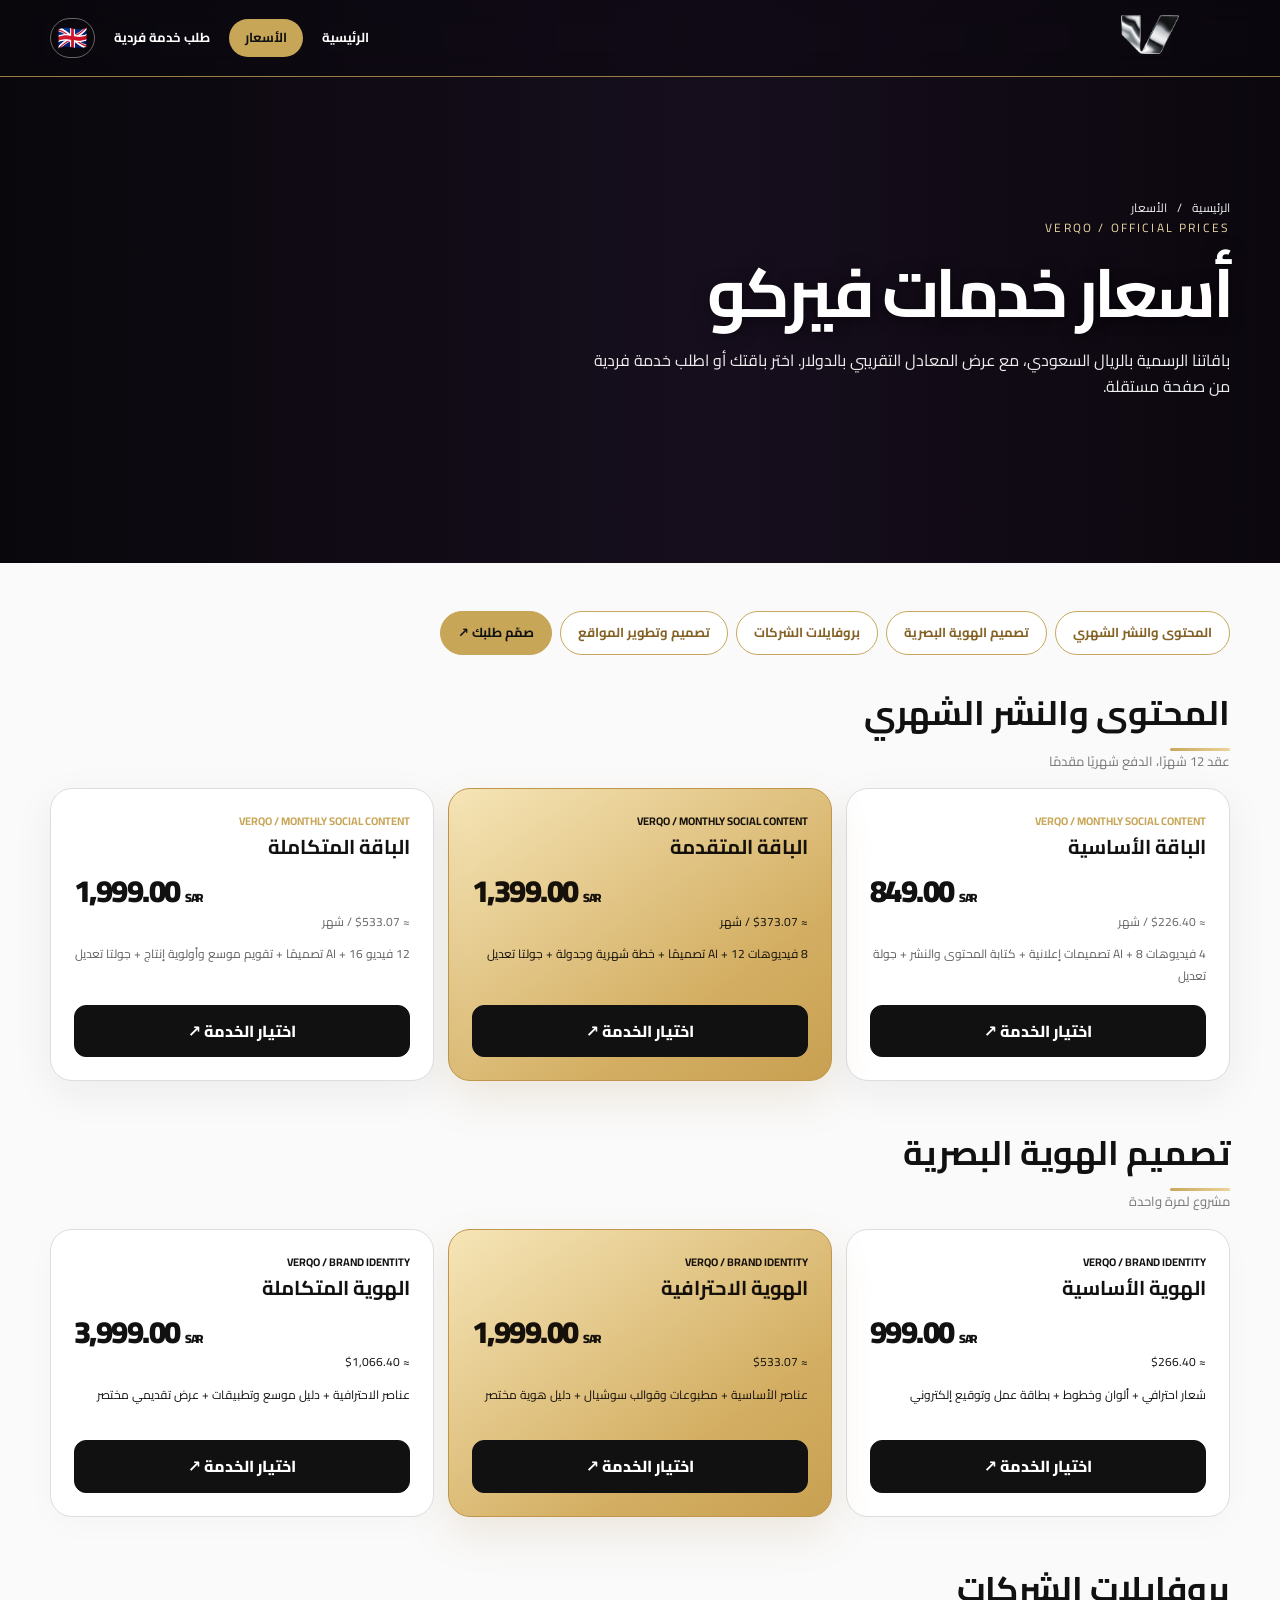
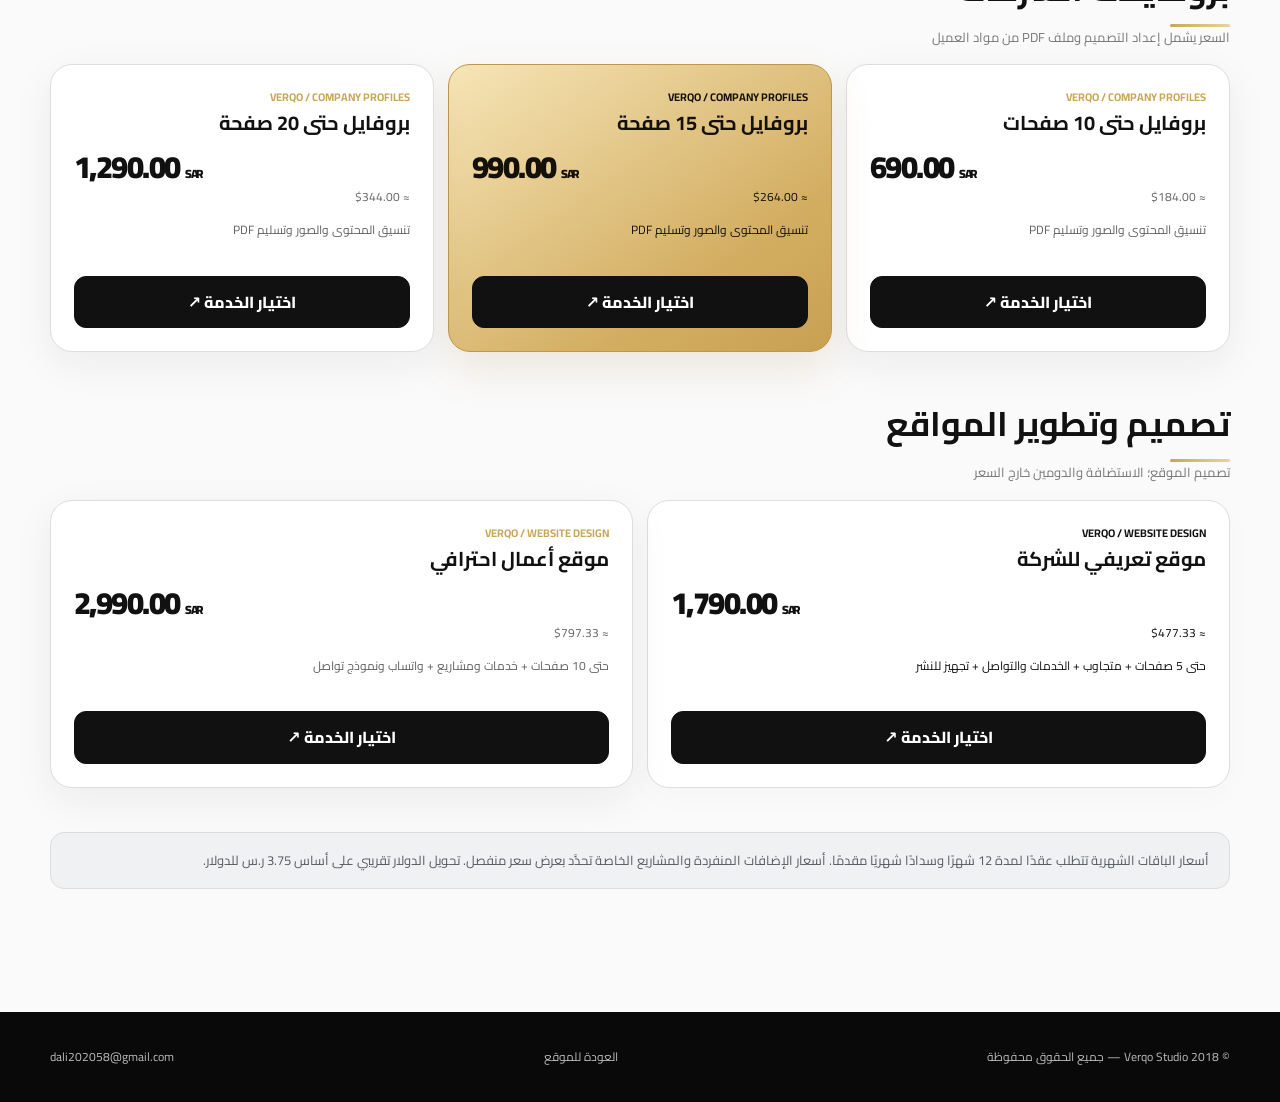
<file: ar/prices/index.html>
<!doctype html><html lang="ar" dir="rtl"><head><meta charset="utf-8"><meta name="viewport" content="width=device-width,initial-scale=1"><meta name="theme-color" content="#090909"><title>الأسعار | Verqo Studio</title><link rel="icon" href="../../assets/verqo-logo.png"><link rel="preconnect" href="https://fonts.googleapis.com"><link href="https://fonts.googleapis.com/css2?family=Cairo:wght@400;500;600;700;800;900&display=swap" rel="stylesheet"><link rel="stylesheet" href="../../assets/subpages.css"><!-- VERQO / Social link preview -->
<meta name="description" content="Creative identities and distinctive visuals that make brands stand out.
Branding, digital content, web experiences, and design solutions.
Verqo Studio — Where bold ideas become remarkable work.">
<meta property="og:type" content="website">
<meta property="og:site_name" content="Verqo Studio">
<meta property="og:title" content="Verqo Studio">
<meta property="og:description" content="Creative identities and distinctive visuals that make brands stand out.
Branding, digital content, web experiences, and design solutions.
Verqo Studio — Where bold ideas become remarkable work.">
<meta property="og:url" content="https://verqo-ai.vercel.app/ar/prices/">
<meta property="og:image" content="https://i.postimg.cc/9XSpJjxd/hero-slide-3.png">
<meta property="og:image:secure_url" content="https://i.postimg.cc/9XSpJjxd/hero-slide-3.png">
<meta property="og:image:type" content="image/png">
<meta property="og:image:width" content="970">
<meta property="og:image:height" content="563">
<meta property="og:image:alt" content="Verqo Studio chrome identity — visual showcase">
<meta name="twitter:card" content="summary_large_image">
<meta name="twitter:title" content="Verqo Studio">
<meta name="twitter:description" content="Creative identities and distinctive visuals that make brands stand out.
Branding, digital content, web experiences, and design solutions.
Verqo Studio — Where bold ideas become remarkable work.">
<meta name="twitter:image" content="https://i.postimg.cc/9XSpJjxd/hero-slide-3.png">
<!-- End social link preview -->
</head><body>
<header class="site-head"><div class="wrap head-inner"><a href="../../" aria-label="Verqo Studio"><img class="logo" src="../../assets/verqo-logo.png" alt="Verqo Studio"></a><nav><a href="../../">الرئيسية</a><a href="../prices/" class="active-link">الأسعار</a><a href="../request/" >طلب خدمة فردية</a><a class="head-lang" href="../../en/prices/"><img src="../../assets/flag-gb.png" alt="English" class="nav-flag"></a></nav></div></header>
<section class="masthead"><video class="page-hero-video" autoplay muted loop playsinline preload="metadata" aria-hidden="true"><source src="../../assets/pricing-showreel.mp4" type="video/mp4"></video><div class="wrap"><div class="crumb"><a href="../../">الرئيسية</a><span>/</span>الأسعار</div><div class="kicker">VERQO / OFFICIAL PRICES</div><h1>أسعار خدمات فيركو</h1><p>باقاتنا الرسمية بالريال السعودي، مع عرض المعادل التقريبي بالدولار. اختر باقتك أو اطلب خدمة فردية من صفحة مستقلة.</p></div></section><main class="main-area"><div class="wrap"><div class="tabs"><a class="tab" href="#monthly">المحتوى والنشر الشهري</a><a class="tab" href="#identity">تصميم الهوية البصرية</a><a class="tab" href="#profile">بروفايلات الشركات</a><a class="tab" href="#website">تصميم وتطوير المواقع</a><a class="tab active" href="../request/">صمّم طلبك ↗</a></div><section class="group" id="monthly"><div class="section-head"><div><h2>المحتوى والنشر الشهري</h2><p>عقد 12 شهرًا، الدفع شهريًا مقدمًا</p></div></div><div class="cards "><article class="price-card"><span class="tag">VERQO / MONTHLY SOCIAL CONTENT</span><h3>الباقة الأساسية</h3><div class="price" dir="ltr">849.00 <small style="font-size:12px">SAR</small></div><div class="currency-small">≈ $226.40 / شهر</div><p>4 فيديوهات AI + 8 تصميمات إعلانية + كتابة المحتوى والنشر + جولة تعديل</p><a class="cta" href="../request/?item=monthly_basic">اختيار الخدمة ↗</a></article><article class="price-card"><span class="tag">VERQO / MONTHLY SOCIAL CONTENT</span><h3>الباقة المتقدمة</h3><div class="price" dir="ltr">1,399.00 <small style="font-size:12px">SAR</small></div><div class="currency-small">≈ $373.07 / شهر</div><p>8 فيديوهات AI + 12 تصميمًا + خطة شهرية وجدولة + جولتا تعديل</p><a class="cta" href="../request/?item=monthly_pro">اختيار الخدمة ↗</a></article><article class="price-card"><span class="tag">VERQO / MONTHLY SOCIAL CONTENT</span><h3>الباقة المتكاملة</h3><div class="price" dir="ltr">1,999.00 <small style="font-size:12px">SAR</small></div><div class="currency-small">≈ $533.07 / شهر</div><p>12 فيديو AI + 16 تصميمًا + تقويم موسع وأولوية إنتاج + جولتا تعديل</p><a class="cta" href="../request/?item=monthly_premium">اختيار الخدمة ↗</a></article></div></section><section class="group" id="identity"><div class="section-head"><div><h2>تصميم الهوية البصرية</h2><p>مشروع لمرة واحدة</p></div></div><div class="cards "><article class="price-card"><span class="tag">VERQO / BRAND IDENTITY</span><h3>الهوية الأساسية</h3><div class="price" dir="ltr">999.00 <small style="font-size:12px">SAR</small></div><div class="currency-small">≈ $266.40</div><p>شعار احترافي + ألوان وخطوط + بطاقة عمل وتوقيع إلكتروني</p><a class="cta" href="../request/?item=identity_basic">اختيار الخدمة ↗</a></article><article class="price-card"><span class="tag">VERQO / BRAND IDENTITY</span><h3>الهوية الاحترافية</h3><div class="price" dir="ltr">1,999.00 <small style="font-size:12px">SAR</small></div><div class="currency-small">≈ $533.07</div><p>عناصر الأساسية + مطبوعات وقوالب سوشيال + دليل هوية مختصر</p><a class="cta" href="../request/?item=identity_pro">اختيار الخدمة ↗</a></article><article class="price-card"><span class="tag">VERQO / BRAND IDENTITY</span><h3>الهوية المتكاملة</h3><div class="price" dir="ltr">3,999.00 <small style="font-size:12px">SAR</small></div><div class="currency-small">≈ $1,066.40</div><p>عناصر الاحترافية + دليل موسع وتطبيقات + عرض تقديمي مختصر</p><a class="cta" href="../request/?item=identity_complete">اختيار الخدمة ↗</a></article></div></section><section class="group" id="profile"><div class="section-head"><div><h2>بروفايلات الشركات</h2><p>السعر يشمل إعداد التصميم وملف PDF من مواد العميل</p></div></div><div class="cards "><article class="price-card"><span class="tag">VERQO / COMPANY PROFILES</span><h3>بروفايل حتى 10 صفحات</h3><div class="price" dir="ltr">690.00 <small style="font-size:12px">SAR</small></div><div class="currency-small">≈ $184.00</div><p>تنسيق المحتوى والصور وتسليم PDF</p><a class="cta" href="../request/?item=profile_10">اختيار الخدمة ↗</a></article><article class="price-card"><span class="tag">VERQO / COMPANY PROFILES</span><h3>بروفايل حتى 15 صفحة</h3><div class="price" dir="ltr">990.00 <small style="font-size:12px">SAR</small></div><div class="currency-small">≈ $264.00</div><p>تنسيق المحتوى والصور وتسليم PDF</p><a class="cta" href="../request/?item=profile_15">اختيار الخدمة ↗</a></article><article class="price-card"><span class="tag">VERQO / COMPANY PROFILES</span><h3>بروفايل حتى 20 صفحة</h3><div class="price" dir="ltr">1,290.00 <small style="font-size:12px">SAR</small></div><div class="currency-small">≈ $344.00</div><p>تنسيق المحتوى والصور وتسليم PDF</p><a class="cta" href="../request/?item=profile_20">اختيار الخدمة ↗</a></article></div></section><section class="group" id="website"><div class="section-head"><div><h2>تصميم وتطوير المواقع</h2><p>تصميم الموقع؛ الاستضافة والدومين خارج السعر</p></div></div><div class="cards two"><article class="price-card"><span class="tag">VERQO / WEBSITE DESIGN</span><h3>موقع تعريفي للشركة</h3><div class="price" dir="ltr">1,790.00 <small style="font-size:12px">SAR</small></div><div class="currency-small">≈ $477.33</div><p>حتى 5 صفحات + متجاوب + الخدمات والتواصل + تجهيز للنشر</p><a class="cta" href="../request/?item=website_company">اختيار الخدمة ↗</a></article><article class="price-card"><span class="tag">VERQO / WEBSITE DESIGN</span><h3>موقع أعمال احترافي</h3><div class="price" dir="ltr">2,990.00 <small style="font-size:12px">SAR</small></div><div class="currency-small">≈ $797.33</div><p>حتى 10 صفحات + خدمات ومشاريع + واتساب ونموذج تواصل</p><a class="cta" href="../request/?item=website_pro">اختيار الخدمة ↗</a></article></div></section><p class="note">أسعار الباقات الشهرية تتطلب عقدًا لمدة 12 شهرًا وسدادًا شهريًا مقدمًا. أسعار الإضافات المنفردة والمشاريع الخاصة تحدَّد بعرض سعر منفصل. تحويل الدولار تقريبي على أساس 3.75 ر.س للدولار.</p></div></main>
<footer class="foot"><div class="wrap foot-inner"><span>© 2018 Verqo Studio — جميع الحقوق محفوظة</span><a href="../../">العودة للموقع</a><a href="mailto:dali202058@gmail.com">dali202058@gmail.com</a></div></footer><script src="../../assets/services-data.js"></script></body></html>
</file>
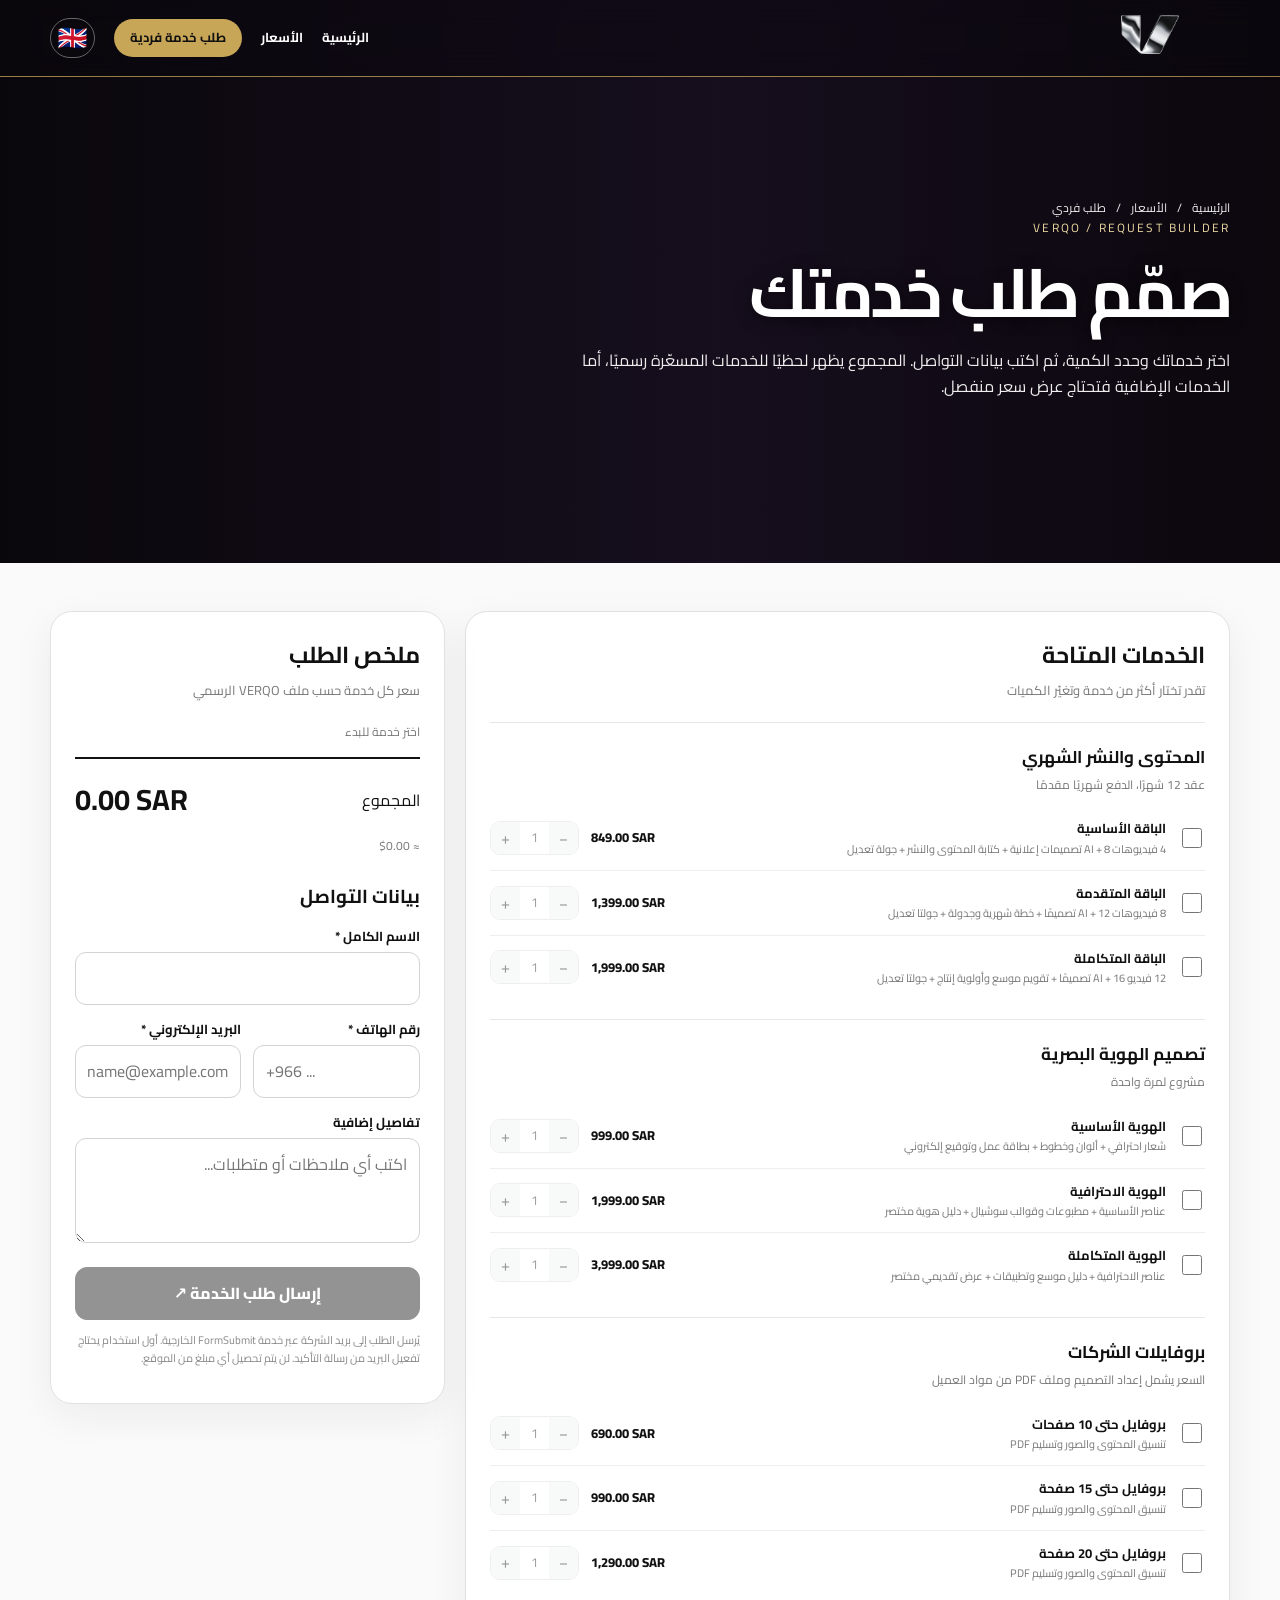
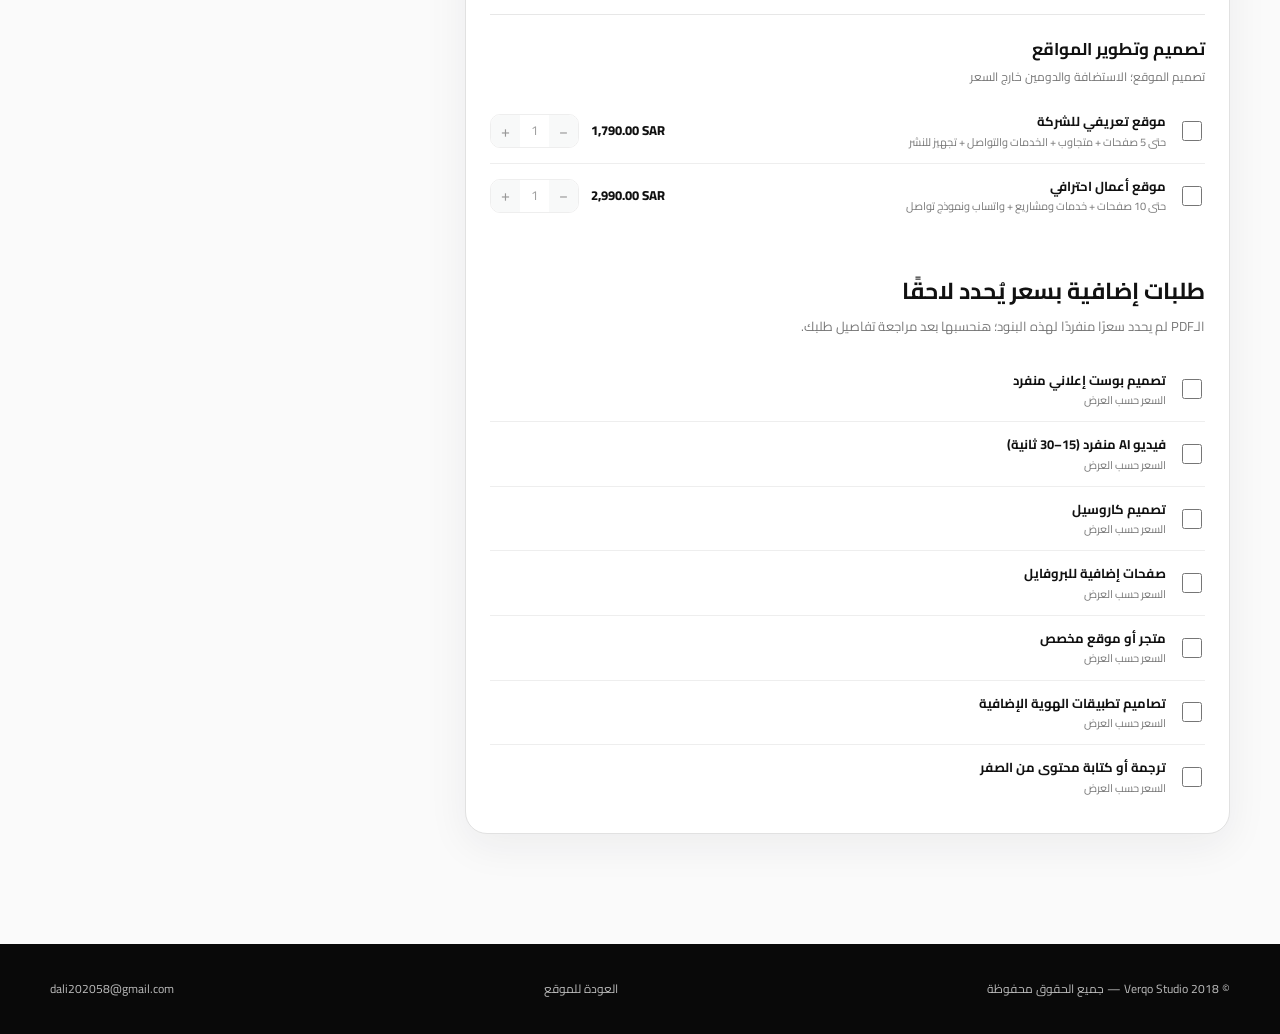
<file: ar/request/index.html>
<!doctype html><html lang="ar" dir="rtl"><head><meta charset="utf-8"><meta name="viewport" content="width=device-width,initial-scale=1"><meta name="theme-color" content="#090909"><title>طلب خدمة فردية | Verqo Studio</title><link rel="icon" href="../../assets/verqo-logo.png"><link rel="preconnect" href="https://fonts.googleapis.com"><link href="https://fonts.googleapis.com/css2?family=Cairo:wght@400;500;600;700;800;900&display=swap" rel="stylesheet"><link rel="stylesheet" href="../../assets/subpages.css"><!-- VERQO / Social link preview -->
<meta name="description" content="Creative identities and distinctive visuals that make brands stand out.
Branding, digital content, web experiences, and design solutions.
Verqo Studio — Where bold ideas become remarkable work.">
<meta property="og:type" content="website">
<meta property="og:site_name" content="Verqo Studio">
<meta property="og:title" content="Verqo Studio">
<meta property="og:description" content="Creative identities and distinctive visuals that make brands stand out.
Branding, digital content, web experiences, and design solutions.
Verqo Studio — Where bold ideas become remarkable work.">
<meta property="og:url" content="https://verqo-ai.vercel.app/ar/request/">
<meta property="og:image" content="https://i.postimg.cc/9XSpJjxd/hero-slide-3.png">
<meta property="og:image:secure_url" content="https://i.postimg.cc/9XSpJjxd/hero-slide-3.png">
<meta property="og:image:type" content="image/png">
<meta property="og:image:width" content="970">
<meta property="og:image:height" content="563">
<meta property="og:image:alt" content="Verqo Studio chrome identity — visual showcase">
<meta name="twitter:card" content="summary_large_image">
<meta name="twitter:title" content="Verqo Studio">
<meta name="twitter:description" content="Creative identities and distinctive visuals that make brands stand out.
Branding, digital content, web experiences, and design solutions.
Verqo Studio — Where bold ideas become remarkable work.">
<meta name="twitter:image" content="https://i.postimg.cc/9XSpJjxd/hero-slide-3.png">
<!-- End social link preview -->
</head><body>
<header class="site-head"><div class="wrap head-inner"><a href="../../" aria-label="Verqo Studio"><img class="logo" src="../../assets/verqo-logo.png" alt="Verqo Studio"></a><nav><a href="../../">الرئيسية</a><a href="../prices/" >الأسعار</a><a href="../request/" class="active-link">طلب خدمة فردية</a><a class="head-lang" href="../../en/request/"><img src="../../assets/flag-gb.png" alt="English" class="nav-flag"></a></nav></div></header>
<section class="masthead"><video class="page-hero-video" autoplay muted loop playsinline preload="metadata" aria-hidden="true"><source src="../../assets/pricing-showreel.mp4" type="video/mp4"></video><div class="wrap"><div class="crumb"><a href="../../">الرئيسية</a><span>/</span><a href="../prices/">الأسعار</a><span>/</span>طلب فردي</div><div class="kicker">VERQO / REQUEST BUILDER</div><h1>صمّم طلب خدمتك</h1><p>اختر خدماتك وحدد الكمية، ثم اكتب بيانات التواصل. المجموع يظهر لحظيًا للخدمات المسعّرة رسميًا، أما الخدمات الإضافية فتحتاج عرض سعر منفصل.</p></div></section>
<main class="main-area"><div class="wrap"><div class="req-layout"><div class="req-panel"><h2>الخدمات المتاحة</h2><p class="muted">تقدر تختار أكثر من خدمة وتغيّر الكميات</p><div id="requestGroups"></div><h2 style="margin-top:25px">طلبات إضافية بسعر يُحدد لاحقًا</h2><p class="muted">الـPDF لم يحدد سعرًا منفردًا لهذه البنود؛ هنحسبها بعد مراجعة تفاصيل طلبك.</p><div id="requestExtras"></div></div>
<aside class="req-panel summary"><h2>ملخص الطلب</h2><p class="muted">سعر كل خدمة حسب ملف VERQO الرسمي</p><div id="summaryItems" aria-live="polite"><p class="small-muted">اختر خدمة للبدء</p></div><div class="total"><span>المجموع</span><strong id="totalValue">0.00 SAR</strong></div><p class="small-muted" id="usdValue">≈ $0.00</p><div class="warn" id="quotationNotice" hidden>تمت إضافة خدمات بسعر غير منشور، وسيتم تحديد قيمتها معك بعرض سعر قبل التنفيذ.</div>
<h3 style="margin:26px 0 13px">بيانات التواصل</h3>
<form id="requestForm" method="POST" action="https://formsubmit.co/dali202058@gmail.com" accept-charset="UTF-8">
<input type="hidden" name="_subject" value="VERQO Studio — New Service Request"><input type="hidden" name="_captcha" value="true"><input type="hidden" name="_template" value="table"><input type="text" name="_honey" style="display:none" tabindex="-1" autocomplete="off">
<div class="field"><label for="clientName">الاسم الكامل *</label><input id="clientName" name="name" type="text" minlength="2" maxlength="120" autocomplete="name" required></div>
<div class="form-grid"><div class="field"><label for="clientPhone">رقم الهاتف *</label><input id="clientPhone" name="phone" type="tel" autocomplete="tel" minlength="7" maxlength="25" required placeholder="+966 ..."></div><div class="field"><label for="clientEmail">البريد الإلكتروني *</label><input id="clientEmail" name="email" type="email" autocomplete="email" required placeholder="name@example.com"></div></div>
<div class="field"><label for="requestNotes">تفاصيل إضافية</label><textarea name="notes" id="requestNotes" rows="3" placeholder="اكتب أي ملاحظات أو متطلبات..."></textarea></div>
<input type="hidden" name="selected_services" id="orderSummaryField"><input type="hidden" name="official_subtotal_sar" id="orderTotalField"><input type="hidden" name="language" value="ar"><input type="hidden" name="pricing_note" value="Amounts are SAR official published prices; extras quoted separately. Monthly service entails 12-month agreement, monthly payment upfront.">
<button type="submit" class="cta req-submit" id="submitOrder">إرسال طلب الخدمة ↗</button>
<p class="tiny">يُرسل الطلب إلى بريد الشركة عبر خدمة FormSubmit الخارجية. أول استخدام يحتاج تفعيل البريد من رسالة التأكيد. لن يتم تحصيل أي مبلغ من الموقع.</p>
</form></aside></div></div></main>
<footer class="foot"><div class="wrap foot-inner"><span>© 2018 Verqo Studio — جميع الحقوق محفوظة</span><a href="../../">العودة للموقع</a><a href="mailto:dali202058@gmail.com">dali202058@gmail.com</a></div></footer><script src="../../assets/services-data.js"></script><script>
const DATA=window.VERQO_CATALOG||[], EXTRAS=window.VERQO_EXTRAS||[], LANG="ar", AR=LANG==='ar';
const root=document.getElementById('requestGroups'), extraRoot=document.getElementById('requestExtras');
const chosen=new Map(), extraChosen=new Set();
const fmt=n=>Number(n).toLocaleString('en-US',{minimumFractionDigits:2,maximumFractionDigits:2});
const label=(ar,en)=>AR?ar:en;
const field=(e)=>document.createElement(e);
function makeOption(it,group){
 const row=field('div');row.className='req-option';const c=field('input');c.type='checkbox';c.id='item-'+it.id;c.setAttribute('aria-label',it[LANG]);
 const txt=field('label');txt.className='opt-text';txt.htmlFor=c.id;const bold=field('strong');bold.textContent=it[LANG];const sm=field('small');sm.textContent=it[LANG+'_desc'];txt.append(bold,sm);
 const price=field('span');price.className='opt-price';price.textContent=fmt(it.sar)+' SAR';
 const box=field('div');box.className='counter';const less=field('button'),more=field('button'),out=field('output');less.type=more.type='button';less.textContent='−';more.textContent='+';out.textContent='1';box.append(less,out,more);
 function change(n){let v=Math.min(25,Math.max(1,Number(out.textContent)+n));out.textContent=v;if(c.checked){chosen.set(it.id,{item:it,qty:v,category:group});update()}}
 c.onchange=()=>{if(c.checked)chosen.set(it.id,{item:it,qty:Number(out.textContent),category:group});else chosen.delete(it.id);update()};
 less.onclick=()=>change(-1);more.onclick=()=>change(1);
 row.append(c,txt,price,box);return row;
}
DATA.forEach(g=>{const block=field('section');block.className='req-group';const title=field('h3');title.textContent=g[LANG];const p=field('p');p.textContent=g['subtitle_'+LANG];block.append(title,p);g.items.forEach(it=>block.append(makeOption(it,g)));root.append(block)});
EXTRAS.forEach(it=>{const row=field('div');row.className='req-option';const c=field('input');c.type='checkbox';c.id='extra-'+it.id;const labelEl=field('label');labelEl.className='opt-text';labelEl.htmlFor=c.id;const b=field('strong');b.textContent=it[LANG];const sm=field('small');sm.textContent=label('السعر حسب العرض','Price on request');labelEl.append(b,sm);c.onchange=()=>{c.checked?extraChosen.add(it.id):extraChosen.delete(it.id);update()};row.append(c,labelEl);extraRoot.append(row)});
function update(){
 const list=field('div');let total=0,selected=[];
 for(const {item,qty,category} of chosen.values()){const unit=item.sar*(item.cycle==='month'?12:1),price=qty*unit;total+=price;const line=field('div');line.className='quote-line';const left=field('span');left.textContent=item[LANG]+' × '+qty+(item.cycle==='month'?label(' (12 شهرًا)',' (12 months)'):'');const right=field('strong');right.textContent=fmt(price)+' SAR';line.append(left,right);list.append(line);selected.push(item[LANG]+' x'+qty+' | '+fmt(price)+' SAR'+(item.cycle==='month'?' (12 months, monthly payment '+fmt(item.sar)+' SAR)':''))}
 EXTRAS.filter(x=>extraChosen.has(x.id)).forEach(e=>{const line=field('div');line.className='quote-line';line.textContent=e[LANG]+' — '+label('عرض سعر','Quote needed');list.append(line);selected.push(e[LANG]+' — quote required')});
 if(!selected.length){const p=field('p');p.className='small-muted';p.textContent=label('اختر خدمة للبدء','Select a service to begin');list.append(p)}
 document.getElementById('summaryItems').replaceChildren(list);document.getElementById('totalValue').textContent=fmt(total)+' SAR';document.getElementById('usdValue').textContent='≈ $'+fmt(total/3.75);
 document.getElementById('quotationNotice').hidden=extraChosen.size===0;
 document.getElementById('orderSummaryField').value=selected.join('\n');document.getElementById('orderTotalField').value=fmt(total)+' SAR + quote-only extras if selected';
 document.getElementById('submitOrder').disabled=selected.length===0;document.getElementById('submitOrder').style.opacity=selected.length?1:.45;
}
document.getElementById('requestForm').addEventListener('submit',e=>{if(!chosen.size&&!extraChosen.size){e.preventDefault();alert(label('اختر خدمة واحدة على الأقل','Select at least one service'));return}update()});
let param=new URLSearchParams(location.search).get('item');if(!param){try{const st=JSON.parse(sessionStorage.getItem('verqo_selected')||'null');if(st){const g=DATA.find(x=>x.id===st.cat);if(g){const it=g.items.find(x=>x.ar===st.package);param=it?.id}}}catch(e){}}
if(param){const input=document.getElementById('item-'+param);if(input){input.checked=true;input.dispatchEvent(new Event('change'))}}
update();
</script></body></html>
</file>
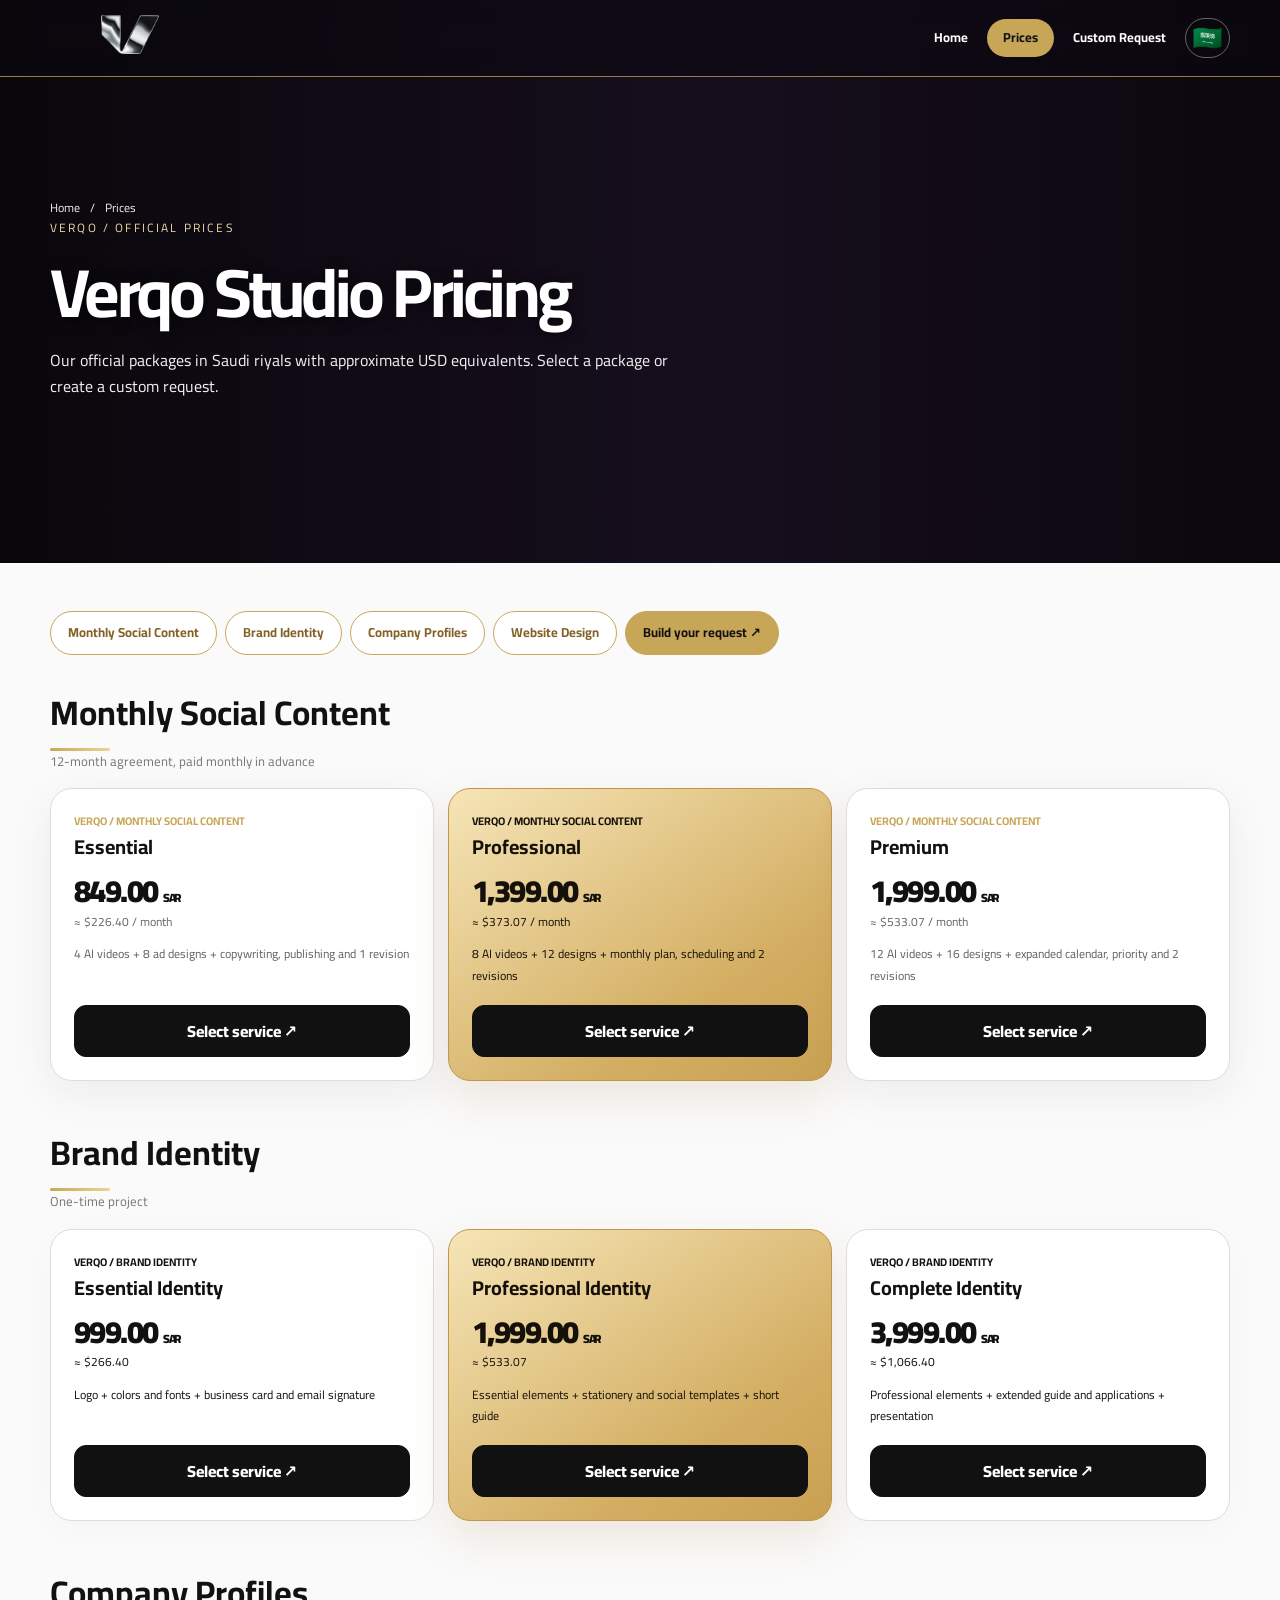
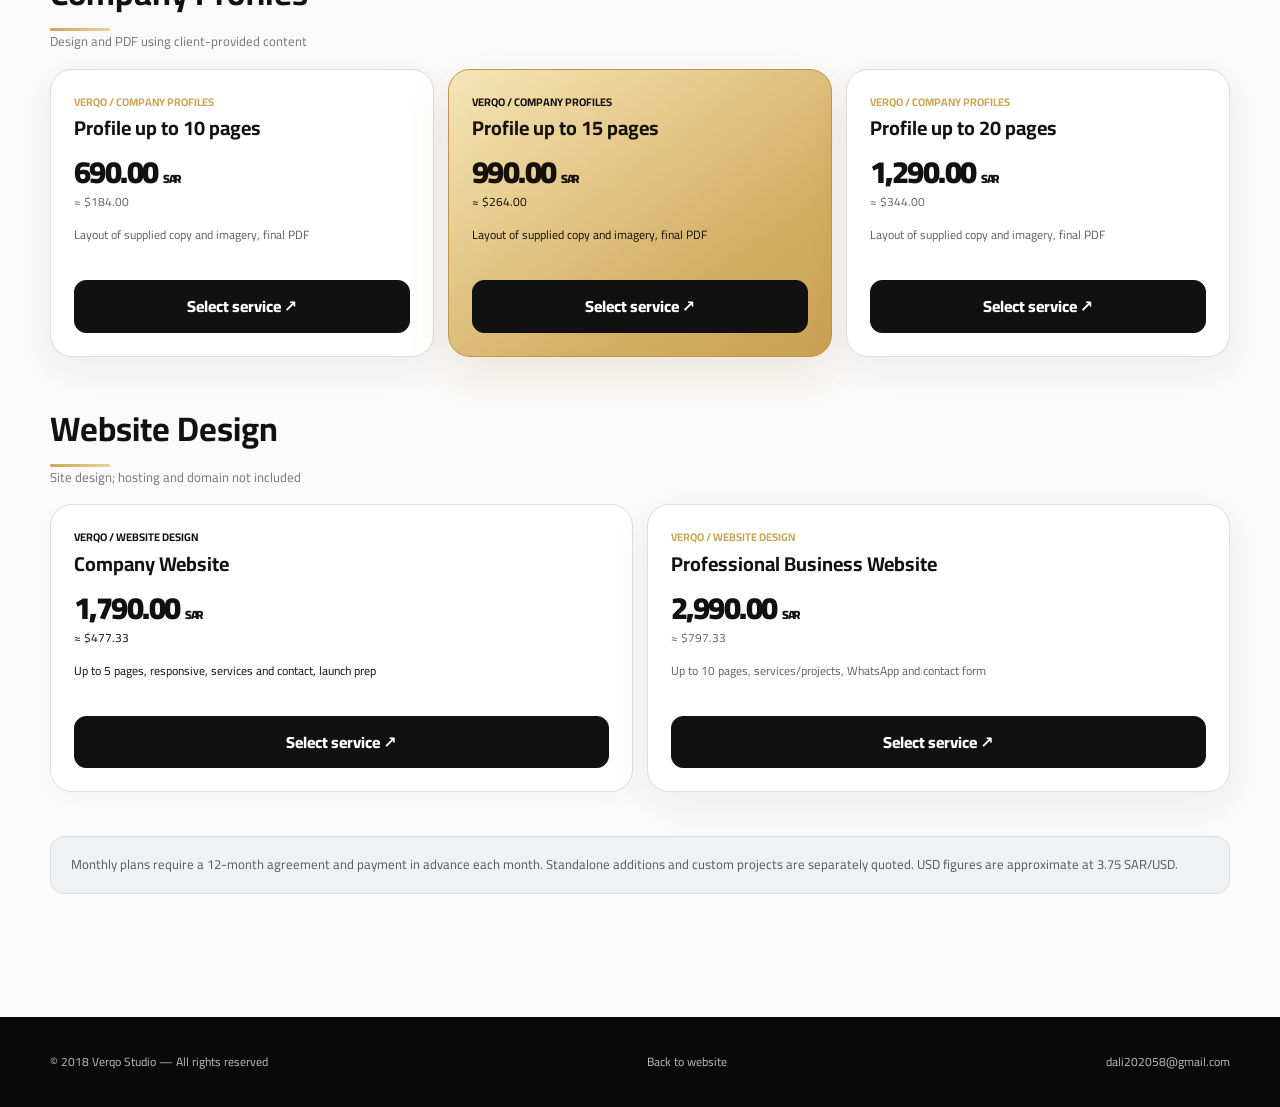
<file: en/prices/index.html>
<!doctype html><html lang="en" dir="ltr"><head><meta charset="utf-8"><meta name="viewport" content="width=device-width,initial-scale=1"><meta name="theme-color" content="#090909"><title>Prices | Verqo Studio</title><link rel="icon" href="../../assets/verqo-logo.png"><link rel="preconnect" href="https://fonts.googleapis.com"><link href="https://fonts.googleapis.com/css2?family=Cairo:wght@400;500;600;700;800;900&display=swap" rel="stylesheet"><link rel="stylesheet" href="../../assets/subpages.css"><!-- VERQO / Social link preview -->
<meta name="description" content="Creative identities and distinctive visuals that make brands stand out.
Branding, digital content, web experiences, and design solutions.
Verqo Studio — Where bold ideas become remarkable work.">
<meta property="og:type" content="website">
<meta property="og:site_name" content="Verqo Studio">
<meta property="og:title" content="Verqo Studio">
<meta property="og:description" content="Creative identities and distinctive visuals that make brands stand out.
Branding, digital content, web experiences, and design solutions.
Verqo Studio — Where bold ideas become remarkable work.">
<meta property="og:url" content="https://verqo-ai.vercel.app/en/prices/">
<meta property="og:image" content="https://i.postimg.cc/9XSpJjxd/hero-slide-3.png">
<meta property="og:image:secure_url" content="https://i.postimg.cc/9XSpJjxd/hero-slide-3.png">
<meta property="og:image:type" content="image/png">
<meta property="og:image:width" content="970">
<meta property="og:image:height" content="563">
<meta property="og:image:alt" content="Verqo Studio chrome identity — visual showcase">
<meta name="twitter:card" content="summary_large_image">
<meta name="twitter:title" content="Verqo Studio">
<meta name="twitter:description" content="Creative identities and distinctive visuals that make brands stand out.
Branding, digital content, web experiences, and design solutions.
Verqo Studio — Where bold ideas become remarkable work.">
<meta name="twitter:image" content="https://i.postimg.cc/9XSpJjxd/hero-slide-3.png">
<!-- End social link preview -->
</head><body>
<header class="site-head"><div class="wrap head-inner"><a href="../../" aria-label="Verqo Studio"><img class="logo" src="../../assets/verqo-logo.png" alt="Verqo Studio"></a><nav><a href="../../">Home</a><a href="../prices/" class="active-link">Prices</a><a href="../request/" >Custom Request</a><a class="head-lang" href="../../ar/prices/"><img src="../../assets/flag-sa.png" alt="العربية" class="nav-flag"></a></nav></div></header>
<section class="masthead"><video class="page-hero-video" autoplay muted loop playsinline preload="metadata" aria-hidden="true"><source src="../../assets/pricing-showreel.mp4" type="video/mp4"></video><div class="wrap"><div class="crumb"><a href="../../">Home</a><span>/</span>Prices</div><div class="kicker">VERQO / OFFICIAL PRICES</div><h1>Verqo Studio Pricing</h1><p>Our official packages in Saudi riyals with approximate USD equivalents. Select a package or create a custom request.</p></div></section><main class="main-area"><div class="wrap"><div class="tabs"><a class="tab" href="#monthly">Monthly Social Content</a><a class="tab" href="#identity">Brand Identity</a><a class="tab" href="#profile">Company Profiles</a><a class="tab" href="#website">Website Design</a><a class="tab active" href="../request/">Build your request ↗</a></div><section class="group" id="monthly"><div class="section-head"><div><h2>Monthly Social Content</h2><p>12-month agreement, paid monthly in advance</p></div></div><div class="cards "><article class="price-card"><span class="tag">VERQO / MONTHLY SOCIAL CONTENT</span><h3>Essential</h3><div class="price" dir="ltr">849.00 <small style="font-size:12px">SAR</small></div><div class="currency-small">≈ $226.40 / month</div><p>4 AI videos + 8 ad designs + copywriting, publishing and 1 revision</p><a class="cta" href="../request/?item=monthly_basic">Select service ↗</a></article><article class="price-card"><span class="tag">VERQO / MONTHLY SOCIAL CONTENT</span><h3>Professional</h3><div class="price" dir="ltr">1,399.00 <small style="font-size:12px">SAR</small></div><div class="currency-small">≈ $373.07 / month</div><p>8 AI videos + 12 designs + monthly plan, scheduling and 2 revisions</p><a class="cta" href="../request/?item=monthly_pro">Select service ↗</a></article><article class="price-card"><span class="tag">VERQO / MONTHLY SOCIAL CONTENT</span><h3>Premium</h3><div class="price" dir="ltr">1,999.00 <small style="font-size:12px">SAR</small></div><div class="currency-small">≈ $533.07 / month</div><p>12 AI videos + 16 designs + expanded calendar, priority and 2 revisions</p><a class="cta" href="../request/?item=monthly_premium">Select service ↗</a></article></div></section><section class="group" id="identity"><div class="section-head"><div><h2>Brand Identity</h2><p>One-time project</p></div></div><div class="cards "><article class="price-card"><span class="tag">VERQO / BRAND IDENTITY</span><h3>Essential Identity</h3><div class="price" dir="ltr">999.00 <small style="font-size:12px">SAR</small></div><div class="currency-small">≈ $266.40</div><p>Logo + colors and fonts + business card and email signature</p><a class="cta" href="../request/?item=identity_basic">Select service ↗</a></article><article class="price-card"><span class="tag">VERQO / BRAND IDENTITY</span><h3>Professional Identity</h3><div class="price" dir="ltr">1,999.00 <small style="font-size:12px">SAR</small></div><div class="currency-small">≈ $533.07</div><p>Essential elements + stationery and social templates + short guide</p><a class="cta" href="../request/?item=identity_pro">Select service ↗</a></article><article class="price-card"><span class="tag">VERQO / BRAND IDENTITY</span><h3>Complete Identity</h3><div class="price" dir="ltr">3,999.00 <small style="font-size:12px">SAR</small></div><div class="currency-small">≈ $1,066.40</div><p>Professional elements + extended guide and applications + presentation</p><a class="cta" href="../request/?item=identity_complete">Select service ↗</a></article></div></section><section class="group" id="profile"><div class="section-head"><div><h2>Company Profiles</h2><p>Design and PDF using client-provided content</p></div></div><div class="cards "><article class="price-card"><span class="tag">VERQO / COMPANY PROFILES</span><h3>Profile up to 10 pages</h3><div class="price" dir="ltr">690.00 <small style="font-size:12px">SAR</small></div><div class="currency-small">≈ $184.00</div><p>Layout of supplied copy and imagery, final PDF</p><a class="cta" href="../request/?item=profile_10">Select service ↗</a></article><article class="price-card"><span class="tag">VERQO / COMPANY PROFILES</span><h3>Profile up to 15 pages</h3><div class="price" dir="ltr">990.00 <small style="font-size:12px">SAR</small></div><div class="currency-small">≈ $264.00</div><p>Layout of supplied copy and imagery, final PDF</p><a class="cta" href="../request/?item=profile_15">Select service ↗</a></article><article class="price-card"><span class="tag">VERQO / COMPANY PROFILES</span><h3>Profile up to 20 pages</h3><div class="price" dir="ltr">1,290.00 <small style="font-size:12px">SAR</small></div><div class="currency-small">≈ $344.00</div><p>Layout of supplied copy and imagery, final PDF</p><a class="cta" href="../request/?item=profile_20">Select service ↗</a></article></div></section><section class="group" id="website"><div class="section-head"><div><h2>Website Design</h2><p>Site design; hosting and domain not included</p></div></div><div class="cards two"><article class="price-card"><span class="tag">VERQO / WEBSITE DESIGN</span><h3>Company Website</h3><div class="price" dir="ltr">1,790.00 <small style="font-size:12px">SAR</small></div><div class="currency-small">≈ $477.33</div><p>Up to 5 pages, responsive, services and contact, launch prep</p><a class="cta" href="../request/?item=website_company">Select service ↗</a></article><article class="price-card"><span class="tag">VERQO / WEBSITE DESIGN</span><h3>Professional Business Website</h3><div class="price" dir="ltr">2,990.00 <small style="font-size:12px">SAR</small></div><div class="currency-small">≈ $797.33</div><p>Up to 10 pages, services/projects, WhatsApp and contact form</p><a class="cta" href="../request/?item=website_pro">Select service ↗</a></article></div></section><p class="note">Monthly plans require a 12-month agreement and payment in advance each month. Standalone additions and custom projects are separately quoted. USD figures are approximate at 3.75 SAR/USD.</p></div></main>
<footer class="foot"><div class="wrap foot-inner"><span>© 2018 Verqo Studio — All rights reserved</span><a href="../../">Back to website</a><a href="mailto:dali202058@gmail.com">dali202058@gmail.com</a></div></footer><script src="../../assets/services-data.js"></script></body></html>
</file>
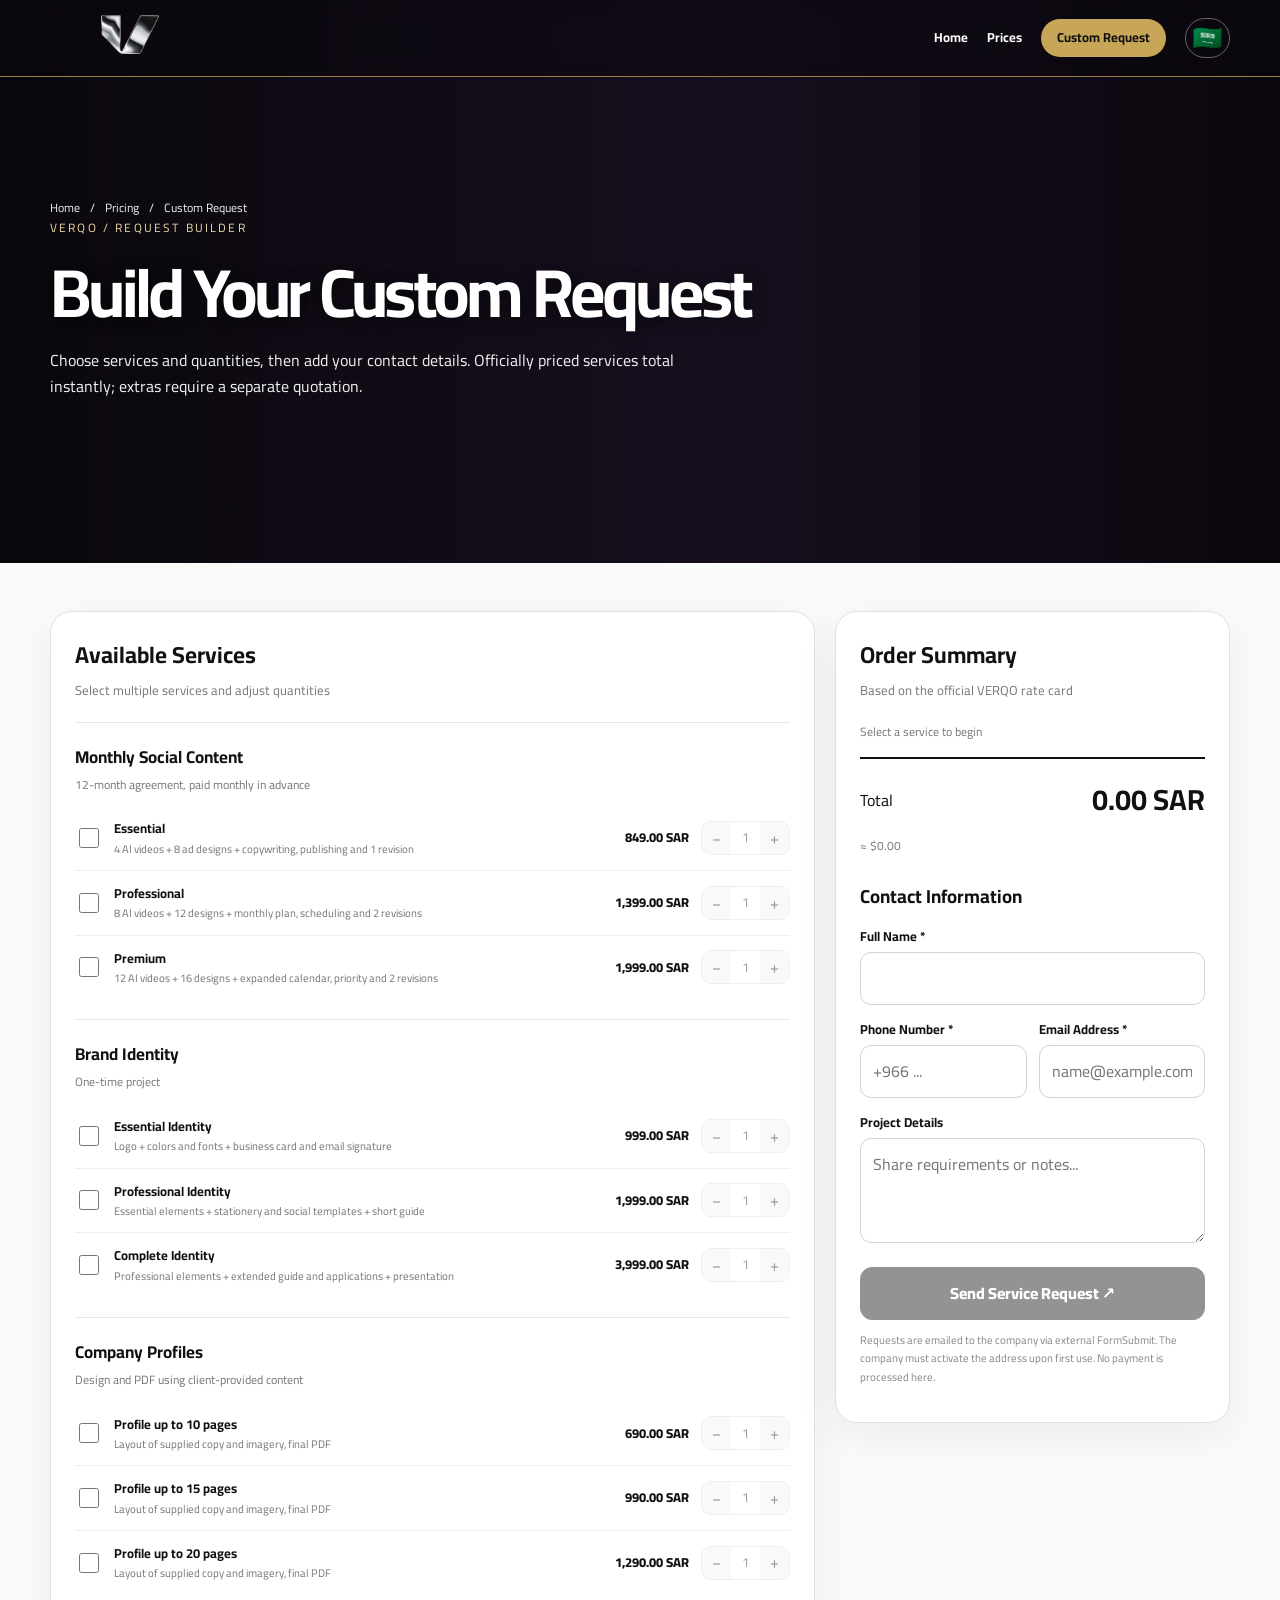
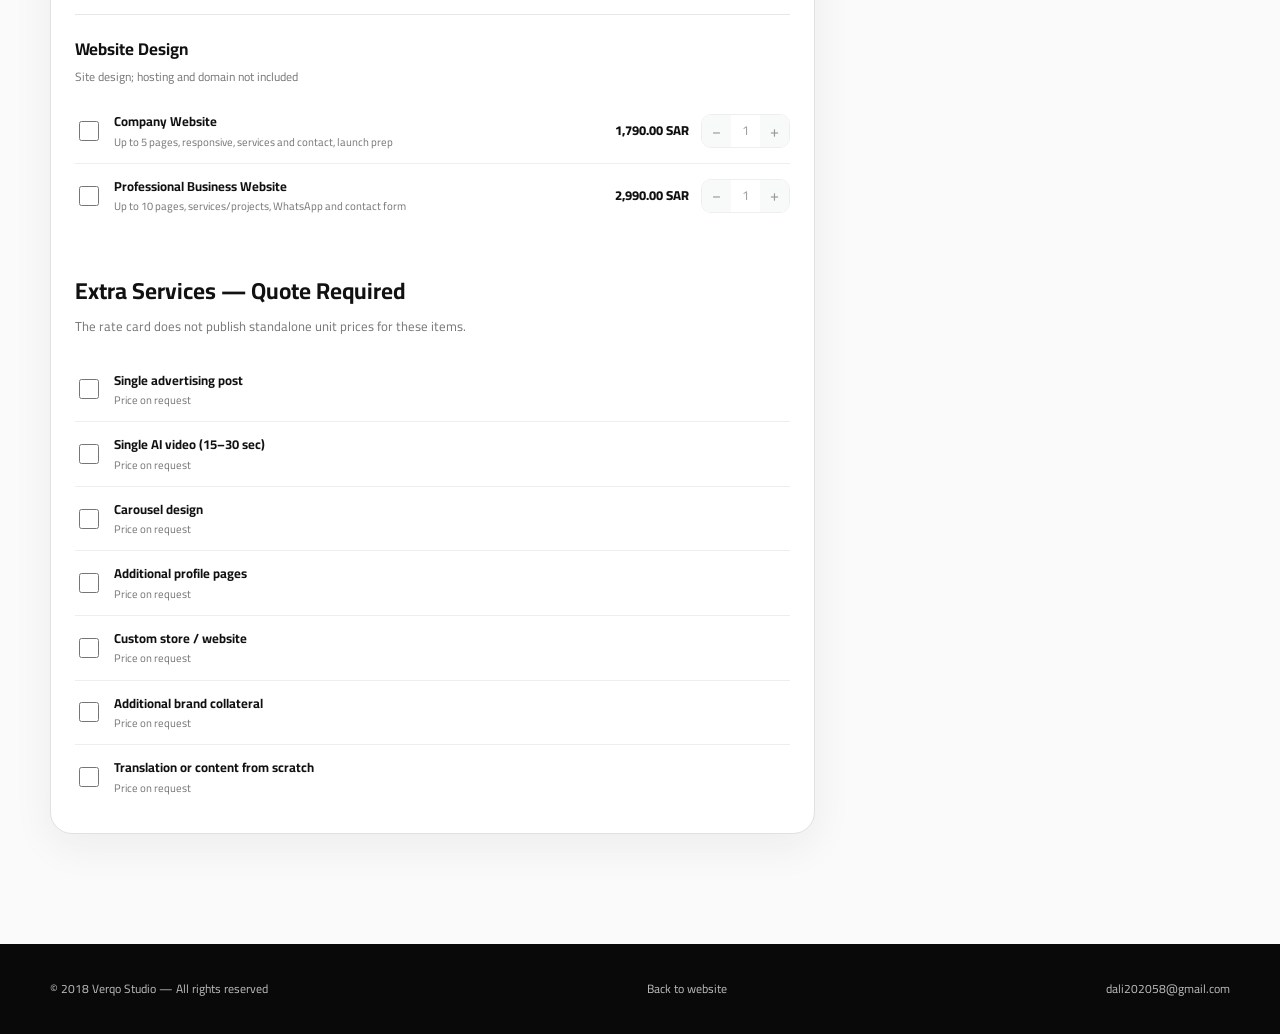
<file: en/request/index.html>
<!doctype html><html lang="en" dir="ltr"><head><meta charset="utf-8"><meta name="viewport" content="width=device-width,initial-scale=1"><meta name="theme-color" content="#090909"><title>Custom Request | Verqo Studio</title><link rel="icon" href="../../assets/verqo-logo.png"><link rel="preconnect" href="https://fonts.googleapis.com"><link href="https://fonts.googleapis.com/css2?family=Cairo:wght@400;500;600;700;800;900&display=swap" rel="stylesheet"><link rel="stylesheet" href="../../assets/subpages.css"><!-- VERQO / Social link preview -->
<meta name="description" content="Creative identities and distinctive visuals that make brands stand out.
Branding, digital content, web experiences, and design solutions.
Verqo Studio — Where bold ideas become remarkable work.">
<meta property="og:type" content="website">
<meta property="og:site_name" content="Verqo Studio">
<meta property="og:title" content="Verqo Studio">
<meta property="og:description" content="Creative identities and distinctive visuals that make brands stand out.
Branding, digital content, web experiences, and design solutions.
Verqo Studio — Where bold ideas become remarkable work.">
<meta property="og:url" content="https://verqo-ai.vercel.app/en/request/">
<meta property="og:image" content="https://i.postimg.cc/9XSpJjxd/hero-slide-3.png">
<meta property="og:image:secure_url" content="https://i.postimg.cc/9XSpJjxd/hero-slide-3.png">
<meta property="og:image:type" content="image/png">
<meta property="og:image:width" content="970">
<meta property="og:image:height" content="563">
<meta property="og:image:alt" content="Verqo Studio chrome identity — visual showcase">
<meta name="twitter:card" content="summary_large_image">
<meta name="twitter:title" content="Verqo Studio">
<meta name="twitter:description" content="Creative identities and distinctive visuals that make brands stand out.
Branding, digital content, web experiences, and design solutions.
Verqo Studio — Where bold ideas become remarkable work.">
<meta name="twitter:image" content="https://i.postimg.cc/9XSpJjxd/hero-slide-3.png">
<!-- End social link preview -->
</head><body>
<header class="site-head"><div class="wrap head-inner"><a href="../../" aria-label="Verqo Studio"><img class="logo" src="../../assets/verqo-logo.png" alt="Verqo Studio"></a><nav><a href="../../">Home</a><a href="../prices/" >Prices</a><a href="../request/" class="active-link">Custom Request</a><a class="head-lang" href="../../ar/request/"><img src="../../assets/flag-sa.png" alt="العربية" class="nav-flag"></a></nav></div></header>
<section class="masthead"><video class="page-hero-video" autoplay muted loop playsinline preload="metadata" aria-hidden="true"><source src="../../assets/pricing-showreel.mp4" type="video/mp4"></video><div class="wrap"><div class="crumb"><a href="../../">Home</a><span>/</span><a href="../prices/">Pricing</a><span>/</span>Custom Request</div><div class="kicker">VERQO / REQUEST BUILDER</div><h1>Build Your Custom Request</h1><p>Choose services and quantities, then add your contact details. Officially priced services total instantly; extras require a separate quotation.</p></div></section>
<main class="main-area"><div class="wrap"><div class="req-layout"><div class="req-panel"><h2>Available Services</h2><p class="muted">Select multiple services and adjust quantities</p><div id="requestGroups"></div><h2 style="margin-top:25px">Extra Services — Quote Required</h2><p class="muted">The rate card does not publish standalone unit prices for these items.</p><div id="requestExtras"></div></div>
<aside class="req-panel summary"><h2>Order Summary</h2><p class="muted">Based on the official VERQO rate card</p><div id="summaryItems" aria-live="polite"><p class="small-muted">Select a service to begin</p></div><div class="total"><span>Total</span><strong id="totalValue">0.00 SAR</strong></div><p class="small-muted" id="usdValue">≈ $0.00</p><div class="warn" id="quotationNotice" hidden>You selected quote-only extras; their costs will be confirmed before work starts.</div>
<h3 style="margin:26px 0 13px">Contact Information</h3>
<form id="requestForm" method="POST" action="https://formsubmit.co/dali202058@gmail.com" accept-charset="UTF-8">
<input type="hidden" name="_subject" value="VERQO Studio — New Service Request"><input type="hidden" name="_captcha" value="true"><input type="hidden" name="_template" value="table"><input type="text" name="_honey" style="display:none" tabindex="-1" autocomplete="off">
<div class="field"><label for="clientName">Full Name *</label><input id="clientName" name="name" type="text" minlength="2" maxlength="120" autocomplete="name" required></div>
<div class="form-grid"><div class="field"><label for="clientPhone">Phone Number *</label><input id="clientPhone" name="phone" type="tel" autocomplete="tel" minlength="7" maxlength="25" required placeholder="+966 ..."></div><div class="field"><label for="clientEmail">Email Address *</label><input id="clientEmail" name="email" type="email" autocomplete="email" required placeholder="name@example.com"></div></div>
<div class="field"><label for="requestNotes">Project Details</label><textarea name="notes" id="requestNotes" rows="3" placeholder="Share requirements or notes..."></textarea></div>
<input type="hidden" name="selected_services" id="orderSummaryField"><input type="hidden" name="official_subtotal_sar" id="orderTotalField"><input type="hidden" name="language" value="en"><input type="hidden" name="pricing_note" value="Amounts are SAR official published prices; extras quoted separately. Monthly service entails 12-month agreement, monthly payment upfront.">
<button type="submit" class="cta req-submit" id="submitOrder">Send Service Request ↗</button>
<p class="tiny">Requests are emailed to the company via external FormSubmit. The company must activate the address upon first use. No payment is processed here.</p>
</form></aside></div></div></main>
<footer class="foot"><div class="wrap foot-inner"><span>© 2018 Verqo Studio — All rights reserved</span><a href="../../">Back to website</a><a href="mailto:dali202058@gmail.com">dali202058@gmail.com</a></div></footer><script src="../../assets/services-data.js"></script><script>
const DATA=window.VERQO_CATALOG||[], EXTRAS=window.VERQO_EXTRAS||[], LANG="en", AR=LANG==='ar';
const root=document.getElementById('requestGroups'), extraRoot=document.getElementById('requestExtras');
const chosen=new Map(), extraChosen=new Set();
const fmt=n=>Number(n).toLocaleString('en-US',{minimumFractionDigits:2,maximumFractionDigits:2});
const label=(ar,en)=>AR?ar:en;
const field=(e)=>document.createElement(e);
function makeOption(it,group){
 const row=field('div');row.className='req-option';const c=field('input');c.type='checkbox';c.id='item-'+it.id;c.setAttribute('aria-label',it[LANG]);
 const txt=field('label');txt.className='opt-text';txt.htmlFor=c.id;const bold=field('strong');bold.textContent=it[LANG];const sm=field('small');sm.textContent=it[LANG+'_desc'];txt.append(bold,sm);
 const price=field('span');price.className='opt-price';price.textContent=fmt(it.sar)+' SAR';
 const box=field('div');box.className='counter';const less=field('button'),more=field('button'),out=field('output');less.type=more.type='button';less.textContent='−';more.textContent='+';out.textContent='1';box.append(less,out,more);
 function change(n){let v=Math.min(25,Math.max(1,Number(out.textContent)+n));out.textContent=v;if(c.checked){chosen.set(it.id,{item:it,qty:v,category:group});update()}}
 c.onchange=()=>{if(c.checked)chosen.set(it.id,{item:it,qty:Number(out.textContent),category:group});else chosen.delete(it.id);update()};
 less.onclick=()=>change(-1);more.onclick=()=>change(1);
 row.append(c,txt,price,box);return row;
}
DATA.forEach(g=>{const block=field('section');block.className='req-group';const title=field('h3');title.textContent=g[LANG];const p=field('p');p.textContent=g['subtitle_'+LANG];block.append(title,p);g.items.forEach(it=>block.append(makeOption(it,g)));root.append(block)});
EXTRAS.forEach(it=>{const row=field('div');row.className='req-option';const c=field('input');c.type='checkbox';c.id='extra-'+it.id;const labelEl=field('label');labelEl.className='opt-text';labelEl.htmlFor=c.id;const b=field('strong');b.textContent=it[LANG];const sm=field('small');sm.textContent=label('السعر حسب العرض','Price on request');labelEl.append(b,sm);c.onchange=()=>{c.checked?extraChosen.add(it.id):extraChosen.delete(it.id);update()};row.append(c,labelEl);extraRoot.append(row)});
function update(){
 const list=field('div');let total=0,selected=[];
 for(const {item,qty,category} of chosen.values()){const unit=item.sar*(item.cycle==='month'?12:1),price=qty*unit;total+=price;const line=field('div');line.className='quote-line';const left=field('span');left.textContent=item[LANG]+' × '+qty+(item.cycle==='month'?label(' (12 شهرًا)',' (12 months)'):'');const right=field('strong');right.textContent=fmt(price)+' SAR';line.append(left,right);list.append(line);selected.push(item[LANG]+' x'+qty+' | '+fmt(price)+' SAR'+(item.cycle==='month'?' (12 months, monthly payment '+fmt(item.sar)+' SAR)':''))}
 EXTRAS.filter(x=>extraChosen.has(x.id)).forEach(e=>{const line=field('div');line.className='quote-line';line.textContent=e[LANG]+' — '+label('عرض سعر','Quote needed');list.append(line);selected.push(e[LANG]+' — quote required')});
 if(!selected.length){const p=field('p');p.className='small-muted';p.textContent=label('اختر خدمة للبدء','Select a service to begin');list.append(p)}
 document.getElementById('summaryItems').replaceChildren(list);document.getElementById('totalValue').textContent=fmt(total)+' SAR';document.getElementById('usdValue').textContent='≈ $'+fmt(total/3.75);
 document.getElementById('quotationNotice').hidden=extraChosen.size===0;
 document.getElementById('orderSummaryField').value=selected.join('\n');document.getElementById('orderTotalField').value=fmt(total)+' SAR + quote-only extras if selected';
 document.getElementById('submitOrder').disabled=selected.length===0;document.getElementById('submitOrder').style.opacity=selected.length?1:.45;
}
document.getElementById('requestForm').addEventListener('submit',e=>{if(!chosen.size&&!extraChosen.size){e.preventDefault();alert(label('اختر خدمة واحدة على الأقل','Select at least one service'));return}update()});
let param=new URLSearchParams(location.search).get('item');if(!param){try{const st=JSON.parse(sessionStorage.getItem('verqo_selected')||'null');if(st){const g=DATA.find(x=>x.id===st.cat);if(g){const it=g.items.find(x=>x.ar===st.package);param=it?.id}}}catch(e){}}
if(param){const input=document.getElementById('item-'+param);if(input){input.checked=true;input.dispatchEvent(new Event('change'))}}
update();
</script></body></html>
</file>
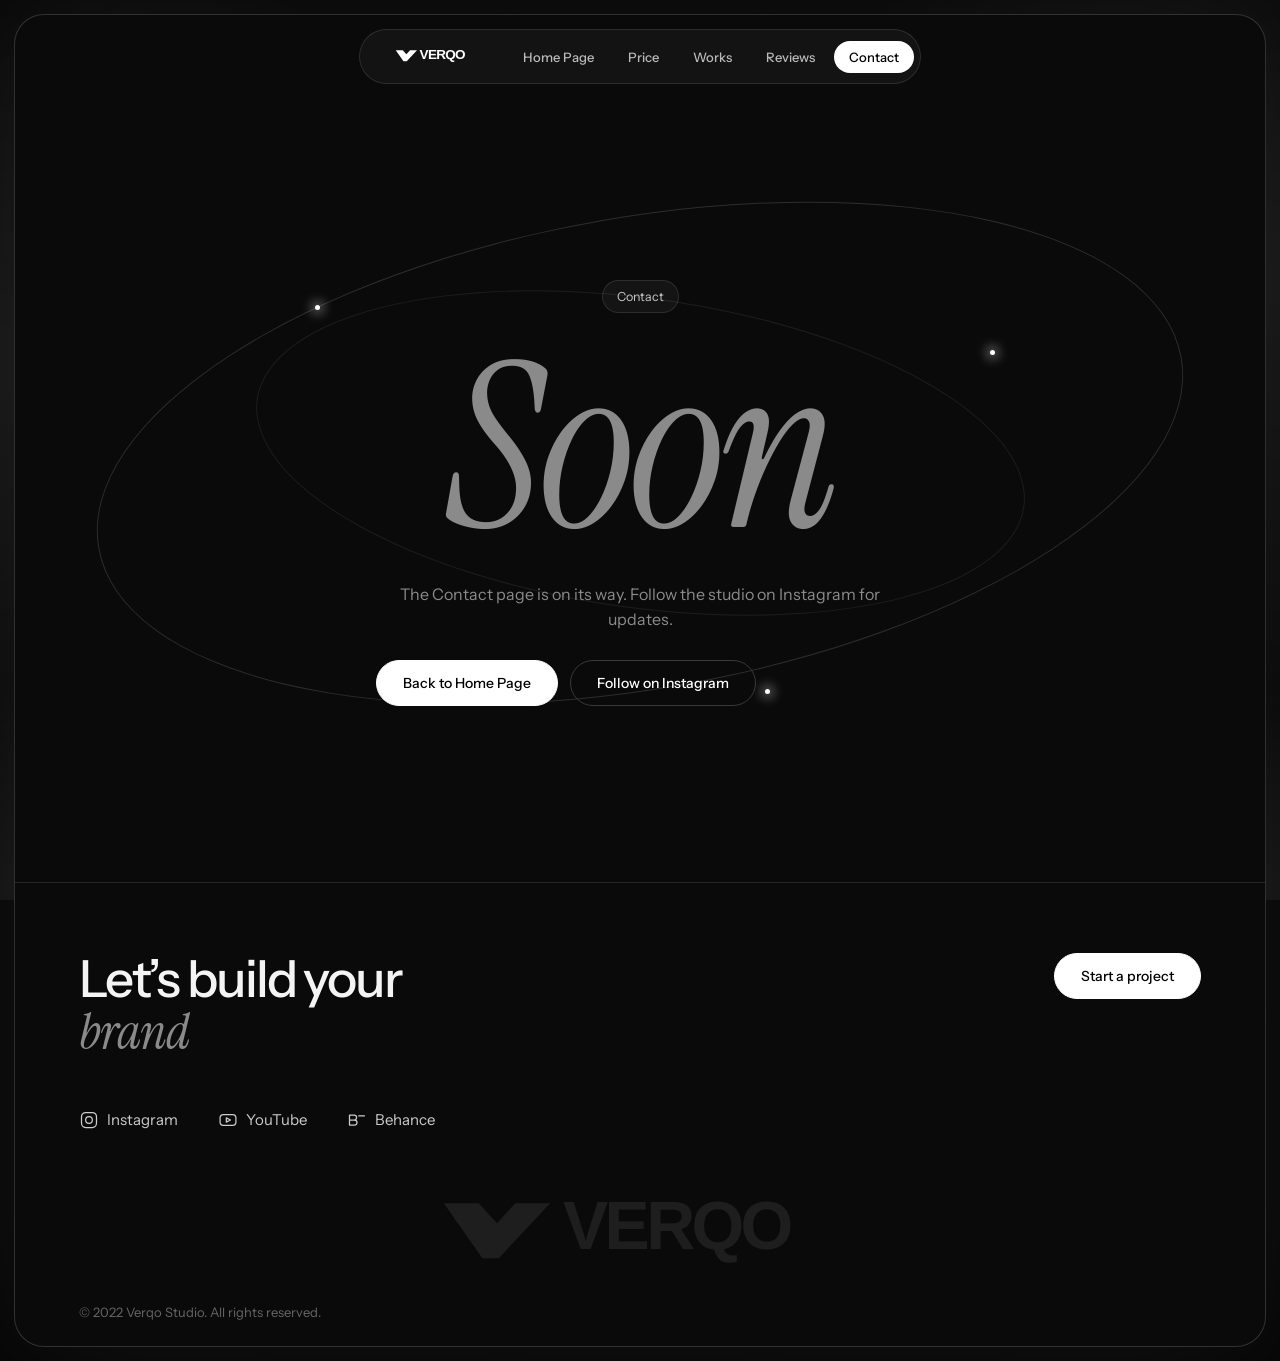
<file: contact.html>
<!DOCTYPE html><html lang="en"><head><meta charset="utf-8"><meta name="viewport" content="width=device-width, initial-scale=1, viewport-fit=cover"><title>Contact · Verqo Studio</title><link rel="icon" href="verqo-wordmark.svg"><link rel="preconnect" href="https://fonts.googleapis.com"><link href="https://fonts.googleapis.com/css2?family=Instrument+Sans:wght@400;500;600&family=Instrument+Serif:ital@1&display=swap" rel="stylesheet"><style>
:root{--bg:#050505;--ln:rgba(255,255,255,.11);--mut:#8b8b8b;--gl:rgba(255,255,255,.045);box-sizing:border-box;padding-top:env(safe-area-inset-top,0px);padding-bottom:env(safe-area-inset-bottom,0px)}
*,*::before,*::after{box-sizing:inherit}
html{scroll-behavior:smooth}
body{margin:0;background:var(--bg);color:#f4f4f4;font-family:"Instrument Sans",system-ui,-apple-system,Segoe UI,Arial,sans-serif;line-height:1.55;-webkit-font-smoothing:antialiased;background-image:radial-gradient(ellipse 70% 40% at 50% 105%,rgba(255,255,255,.16),transparent),radial-gradient(ellipse 40% 50% at 0% 40%,rgba(255,255,255,.06),transparent),radial-gradient(ellipse 40% 50% at 100% 30%,rgba(255,255,255,.06),transparent);background-attachment:fixed}
a{color:inherit;text-decoration:none}
:focus-visible{outline:2px solid #fff;outline-offset:3px}
svg{width:20px;height:20px;fill:none;stroke:currentColor;stroke-width:1.5;stroke-linecap:round;stroke-linejoin:round;flex:none}
.hidden{display:none!important}
h1,h2,h3{font-weight:500;letter-spacing:-.04em;line-height:1.02;margin:0}
.it{font-family:"Instrument Serif",Georgia,serif;font-style:italic;font-weight:400;color:#8a8a8a;letter-spacing:-.02em}
.pill{display:inline-flex;gap:8px;align-items:center;border:1px solid var(--ln);background:var(--gl);border-radius:99px;padding:6px 14px;font-size:12.5px;color:#c9c9c9}
.btn{display:inline-flex;align-items:center;justify-content:center;gap:10px;border-radius:99px;padding:13px 26px;font:500 14px "Instrument Sans",sans-serif;border:1px solid #3a3a3a;background:transparent;color:#fff;cursor:pointer;transition:.2s}
.btn:hover{border-color:#fff}
.btn.solid{background:#fff;color:#000;border-color:#fff}.btn.solid:hover{background:#ddd}
.glass{background:linear-gradient(160deg,rgba(255,255,255,.08),rgba(255,255,255,.02));border:1px solid var(--ln);border-radius:20px;backdrop-filter:blur(10px)}
.ic{width:46px;height:46px;border-radius:13px;border:1px solid var(--ln);background:#0c0c0c;display:grid;place-items:center}

/* LOGIN */
#gate{min-height:100vh;display:flex;flex-direction:column;overflow:hidden}
.gm{flex:1;display:grid;grid-template-columns:1fr minmax(340px,35%)}
.gl{position:relative;display:flex;flex-direction:column;justify-content:space-between;padding:36px max(24px,3.5vw) 48px;min-height:calc(100vh - 72px)}
.gl .lg{height:30px;width:auto;align-self:flex-start;position:relative;z-index:6;animation:rise 1s .1s both}
.gl h1{position:relative;z-index:6;font-size:clamp(42px,5.4vw,80px);max-width:7ch;line-height:1}
.cl{position:absolute;left:max(24%,150px);top:5%;width:min(540px,54%);aspect-ratio:1/1.12}
.ci{position:absolute;border-radius:22px;border:1px solid rgba(255,255,255,.2);overflow:hidden;box-shadow:0 30px 60px rgba(0,0,0,.65);rotate:var(--r,0deg);transform:translate3d(calc(var(--mx,0)*var(--k,1)*34px),calc(var(--my,0)*var(--k,1)*34px),0);transition:transform .3s ease-out;animation:fin 1.3s cubic-bezier(.2,.8,.2,1) calc(var(--i)*.12s + .25s) both,bob 7s ease-in-out calc(var(--i)*.6s) infinite}
.ci svg{width:22px;height:22px}
.chip{width:30px;height:30px;border-radius:9px;background:#fff;color:#000;display:grid;place-items:center}.chip svg{width:16px;height:16px}
.cb{left:3%;top:7%;width:13%;aspect-ratio:1;border-radius:50%;background:#fff;color:#000;display:grid;place-items:center;z-index:4}
.cA{left:6%;top:24%;width:46%;height:38%;background:linear-gradient(145deg,#2b2b2b,#080808)}.cA .chip{position:absolute;left:12px;top:12px}
.cA .big{position:absolute;right:14%;bottom:12%;width:34%;height:auto;opacity:.35;stroke-width:1}
.cB{left:36%;top:0;width:54%;height:66%;background:linear-gradient(170deg,#4d4d4d,#0a0a0a 70%);display:grid;place-items:center;z-index:2}
.cB img{width:62%;filter:drop-shadow(0 18px 30px rgba(0,0,0,.6))}
.bar{position:absolute;left:12px;right:12px;top:12px;height:3px;border-radius:9px;background:rgba(255,255,255,.2)}.bar i{display:block;width:40%;height:100%;border-radius:9px;background:#fff}
.tag{position:absolute;right:12px;top:26px;background:rgba(255,255,255,.16);backdrop-filter:blur(8px);border-radius:10px;padding:5px 10px;font-size:12px}
.dots{position:absolute;right:12px;bottom:12px;display:flex;gap:6px}.dots u{width:12px;height:12px;border-radius:50%;border:2px solid #fff}.dots .p{width:40px;border-radius:9px}
.cC{left:20%;top:54%;width:44%;height:38%;background:#efefef;color:#000;z-index:3;padding:12px;display:flex;flex-direction:column;gap:8px;border-color:#fff}
.cC .ph{flex:1;border-radius:10px;background:linear-gradient(160deg,#bdbdbd,#6f6f6f)}.cC i{display:block;height:7px;border-radius:9px;background:#cfcfcf}.cC i+i{width:60%}
.cC .chip{background:#000;color:#fff;width:26px;height:26px}
.cD{left:50%;top:66%;width:28%;aspect-ratio:1;border-radius:50%;background:radial-gradient(circle at 50% 30%,#555,#0a0a0a);border:3px solid #fff;display:grid;place-items:center;z-index:5}.cD img{width:62%}
.cE{right:0;top:56%;width:15%;aspect-ratio:1;border-radius:50%;background:#fff;color:#000;display:grid;place-items:center;z-index:4}.cE svg{fill:#000;stroke:none;width:50%;height:50%}
.rp{border-left:1px solid var(--ln);background:rgba(255,255,255,.018);display:flex;align-items:center;justify-content:center;padding:40px;animation:vin 1.1s .3s cubic-bezier(.2,.7,.2,1) both}
.rp>div,.rp>form{width:100%;max-width:400px}
.av{width:150px;aspect-ratio:1;border-radius:50%;margin:0 auto 22px;background:radial-gradient(circle at 50% 30%,#4d4d4d,#0a0a0a);border:1px solid #333;display:grid;place-items:center;box-shadow:0 0 70px rgba(255,255,255,.1)}.av img{width:60%}
.rp h2{font-size:28px;text-align:center;margin-bottom:6px}.sb{color:var(--mut);font-size:14px;margin:0 0 24px;text-align:center}
.rp .btn{width:100%;padding:14px;margin-bottom:12px;font-size:15px}
.btn.gry{background:#1a1a1a;border-color:#1a1a1a}.btn.gry:hover{background:#262626;border-color:#262626}.btn.out{border-color:#fff}
.gu{display:block;margin:16px auto 0;background:none;border:0;color:#aaa;font:500 14px "Instrument Sans";cursor:pointer}.gu:hover{color:#fff}
.mn{display:block;height:18px;margin:28px auto 0;opacity:.55}
.bk{background:none;border:0;color:#aaa;font:500 13px "Instrument Sans";cursor:pointer;margin-bottom:20px;padding:0}.bk:hover{color:#fff}
.fld{width:100%;background:#0b0b0b;border:1px solid #2a2a2a;border-radius:14px;color:#fff;padding:15px 18px;font:500 15px "Instrument Sans",sans-serif;margin-bottom:12px}.fld:focus{outline:none;border-color:#fff}
.pw{position:relative}.pw button{position:absolute;right:14px;top:14px;background:none;border:0;color:#999;font:500 12px "Instrument Sans";cursor:pointer}
.msg{font-size:12.5px;min-height:18px;margin:0 4px 10px;color:#ff9a9a}
.fp{display:block;text-align:center;font-size:13px;color:#aaa;margin:2px 0 14px;background:none;border:0;width:100%;cursor:pointer;font-family:inherit}
.dv{display:flex;align-items:center;gap:14px;color:#555;font-size:12px;margin:6px 0 16px}.dv::before,.dv::after{content:"";flex:1;height:1px;background:var(--ln)}
.gf{border-top:1px solid var(--ln);display:flex;justify-content:center;flex-wrap:wrap;gap:12px 30px;padding:24px 20px;color:#8b8b8b;font-size:14px}.gf a:hover{color:#fff}
/* SITE */
.frame{margin:14px;border:1px solid rgba(255,255,255,.16);border-radius:30px;background:#0a0a0a;overflow:clip;box-shadow:0 0 140px rgba(255,255,255,.07)}
.nav{position:sticky;top:calc(14px + env(safe-area-inset-top,0px));z-index:30;display:flex;align-items:center;gap:4px;width:fit-content;max-width:calc(100% - 24px);margin:14px auto 0;padding:6px;border:1px solid var(--ln);border-radius:99px;background:rgba(24,24,24,.72);backdrop-filter:blur(16px);overflow-x:auto;scrollbar-width:none}
.nav::-webkit-scrollbar{display:none}
.nav img{height:22px;margin:0 10px}
.nav a,.nav button{white-space:nowrap;padding:8px 15px;border-radius:99px;font:500 13px "Instrument Sans";color:#bbb;background:none;border:0;cursor:pointer;transition:.2s}
.nav a:hover,.nav button:hover{color:#fff}.nav a.on{background:#fff;color:#000}
.nav .so{border-left:1px solid var(--ln);border-radius:0 99px 99px 0;margin-left:4px}
.view{display:none}.view.on{display:block;animation:vin .7s cubic-bezier(.2,.7,.2,1) both}
@keyframes vin{from{opacity:0;transform:translateY(16px);filter:blur(6px)}}
@keyframes rise{from{opacity:0;transform:translateY(40px)}}
@keyframes flt{50%{transform:translateY(-16px) rotate(2deg)}}
.rise{display:block;animation:rise 1s cubic-bezier(.2,.7,.2,1) both;animation-delay:calc(var(--i,0)*.14s + .15s)}
.wrap{max-width:1160px;margin:0 auto;padding:0 max(20px,4vw)}

.hero h1{font-size:clamp(44px,7vw,100px);margin:22px auto}
.hero p{color:var(--mut);max-width:46ch;font-size:18px;margin:0 auto 30px}.hero{position:relative;min-height:94vh;display:grid;place-items:center;text-align:center;padding:120px max(24px,5vw) 80px;overflow:hidden}
.hero::before{content:"";position:absolute;left:50%;top:48%;width:70%;height:50%;transform:translate(-50%,-50%);background:radial-gradient(ellipse,rgba(255,255,255,.1),transparent 70%)}
.hc{position:relative;z-index:2}.hero .row{justify-content:center}
.orb{position:absolute;inset:0;pointer-events:none}
.or{position:absolute;border:1px solid rgba(255,255,255,.14);border-radius:50%}
.o1{width:88%;height:64%;left:6%;top:18%;transform:rotate(-10deg)}.o2{width:62%;height:42%;left:19%;top:29%;transform:rotate(8deg);border-color:rgba(255,255,255,.08)}
.sp{position:absolute;width:5px;height:5px;border-radius:50%;background:#fff;box-shadow:0 0 12px 3px rgba(255,255,255,.5);animation:tw 3s ease-in-out infinite;animation-delay:var(--d)}
@keyframes tw{50%{opacity:.15}}@keyframes bob{50%{translate:0 -12px}}@keyframes fin{from{opacity:0;scale:.3;filter:blur(8px)}}
.dc{position:absolute;border-radius:16px;border:1px solid rgba(255,255,255,.2);overflow:hidden;box-shadow:0 30px 60px rgba(0,0,0,.65);transform:translateY(var(--y,0px)) perspective(700px) rotateY(var(--ry,0deg)) rotate(var(--r,0deg));animation:fin 1.4s cubic-bezier(.2,.8,.2,1) calc(var(--i)*.12s + .5s) both,bob 7s ease-in-out calc(var(--i)*.5s) infinite}
.dk{width:100%;height:100%;background:linear-gradient(145deg,#2a2a2a,#060606);display:flex;flex-direction:column;align-items:center;justify-content:center;gap:7px;padding:12px}
.dk i{display:block;height:5px;width:70%;border-radius:9px;background:#383838}
.dk.lt{background:linear-gradient(145deg,#fff,#cdcdcd)}.dk.lt .aa{font:italic 58px/1 "Instrument Serif",serif;color:#111}.dk.lt i{background:#aaa}
.dk .t{display:flex;gap:5px;align-items:center;width:100%}.dk .t u{width:12px;height:12px;border-radius:50%;background:#ddd}.dk .t i{flex:1;width:auto}
.dk .im{flex:1;width:100%;border-radius:10px;background:linear-gradient(160deg,#444,#0a0a0a)}
.dk.r4{flex-direction:row;padding:10px}.dk.r4 u{flex:1;height:100%;border-radius:8px}.dk.r4 u:nth-child(1){background:#fff}.dk.r4 u:nth-child(2){background:#9a9a9a}.dk.r4 u:nth-child(3){background:#444}.dk.r4 u:nth-child(4){background:#0c0c0c;border:1px solid #333}
#intro{position:fixed;inset:0;z-index:100;background:#000;display:grid;place-items:center;overflow:hidden;transition:opacity 1s,transform 1.3s cubic-bezier(.7,0,.2,1)}
#intro.out{opacity:0;transform:scale(1.8);pointer-events:none}
#intro .rg{position:absolute;width:30vmin;height:30vmin;border-radius:50%;border:1px solid rgba(255,255,255,.4);animation:ring 2.6s var(--d) cubic-bezier(.2,.6,.3,1) both}
@keyframes ring{from{transform:scale(.3);opacity:0}25%{opacity:1}to{transform:scale(4.2);opacity:0}}
.iv{position:relative;display:grid;justify-items:center;gap:3vmin}
.ivm{width:24vmin;animation:ivm 1.6s .2s cubic-bezier(.2,.8,.2,1) both;filter:drop-shadow(0 0 6vmin rgba(255,255,255,.28))}
@keyframes ivm{from{opacity:0;transform:scale(.55) translateY(4vmin);filter:blur(18px)}}
.ivl{width:min(52vmin,320px);animation:ivl 1.3s 1.3s cubic-bezier(.7,0,.2,1) both}
@keyframes ivl{from{clip-path:inset(0 50% 0 50%);opacity:0}to{clip-path:inset(0 0 0 0);opacity:1}}
#intro .sw{position:absolute;left:0;right:0;top:50%;height:1px;background:linear-gradient(90deg,transparent,#fff,transparent);transform:scaleX(0);animation:sw 1.4s 1s ease-in-out both}
@keyframes sw{50%{transform:scaleX(1);opacity:1}to{transform:scaleX(1);opacity:0}}

.row{display:flex;gap:12px;flex-wrap:wrap}
.vw{position:relative;display:grid;place-items:center;aspect-ratio:1}
.vw::before,.vw::after{content:"";position:absolute;border-radius:50%;border:1px solid var(--ln)}
.vw::before{inset:4%}.vw::after{inset:20%;background:radial-gradient(circle,rgba(255,255,255,.14),transparent 70%)}
.vw img{position:relative;width:62%;animation:flt 8s ease-in-out infinite;filter:drop-shadow(0 30px 50px rgba(255,255,255,.14))}
.up{position:relative;min-height:90vh;display:grid;place-items:center;text-align:center;padding:60px 20px;overflow:hidden}
.up h2{font-size:clamp(52px,10vw,150px)}
.fl{position:absolute;display:flex;gap:12px;align-items:center;padding:14px 16px;max-width:230px;text-align:left;transform:translateY(var(--y,0px)) rotate(var(--r,0deg))}
.fl h4{margin:0;font-size:14px;font-weight:600}.fl p{margin:2px 0 0;font-size:12px;color:var(--mut);line-height:1.4}
.fl .ic{width:38px;height:38px;border-radius:11px}.fl.mini{padding:10px 14px;gap:8px;font-size:13px}
.s{padding:100px 0}
.cols{display:grid;grid-template-columns:repeat(4,1fr)}
.cols>div{padding:10px 28px 10px;border-left:1px solid var(--ln)}.cols>div:first-child{border:0}
.cols .ic{margin-bottom:60px}.cols h4{margin:0 0 6px;font-size:19px;font-weight:500}.cols p{margin:0;color:var(--mut);font-size:14px}
.sh{text-align:center;margin-bottom:56px}.sh h2{font-size:clamp(36px,5vw,64px);margin-top:18px}.sh p{color:var(--mut);max-width:50ch;margin:14px auto 0}
.pan{display:grid;grid-template-columns:1fr 1fr;align-items:center;gap:30px;border:1px solid var(--ln);border-radius:28px;padding:clamp(24px,4vw,52px);margin-bottom:18px;background:radial-gradient(ellipse at 100% 100%,#303030,#0b0b0b 60%)}
.pan h3{font-size:clamp(30px,3.6vw,48px);margin:16px 0 14px}.pan p{color:#a5a5a5;max-width:40ch;margin:0 0 24px}
.mk{border:1px solid var(--ln);border-radius:20px;background:#070707;padding:20px;display:grid;gap:12px}
.mk i{display:block;height:8px;border-radius:9px;background:#222}.mk i:nth-child(3){width:70%}.mk i:nth-child(4){width:45%}
.mk img{width:90px;justify-self:center;margin:10px 0}
.pg{position:relative;text-align:center;padding:100px 20px 40px;min-height:46vh;display:grid;place-items:center;overflow:hidden}
.pg h1{font-size:clamp(46px,8vw,116px);margin:18px 0 16px}.pg p{color:var(--mut);max-width:48ch;margin:0 auto}
.g3{display:grid;grid-template-columns:repeat(3,1fr);gap:16px}
.it3{padding:24px}.it3 h4{margin:0 0 6px;font-size:18px;font-weight:500}.it3 p{margin:0;color:var(--mut);font-size:14px}
.pv{aspect-ratio:4/3;border-radius:14px;background:linear-gradient(135deg,#222,#060606);border:1px solid var(--ln);display:grid;place-items:center;margin-bottom:18px}.pv svg{width:34px;height:34px}
.pr{display:flex;justify-content:space-between;align-items:center;margin-top:18px}
.wk{aspect-ratio:4/3;border:1px solid var(--ln);border-radius:20px;padding:22px;display:flex;flex-direction:column;justify-content:flex-end}.wk span{font-size:13px;color:var(--mut)}.wk h4{margin:2px 0 0;font-size:20px;font-weight:500}
.stars{display:flex;gap:3px;margin-bottom:16px}.stars svg{width:16px;height:16px;fill:#fff;stroke:none}
.q{font-size:18px!important;color:#e0e0e0!important;line-height:1.5}
a.it3:hover{border-color:#fff}
footer{padding:70px max(24px,5vw) 24px;border-top:1px solid var(--ln);margin-top:60px}
.ft{display:flex;justify-content:space-between;gap:30px;flex-wrap:wrap}.ft h3{font-size:clamp(28px,4vw,52px);max-width:12ch}
.fs{display:flex;gap:40px;flex-wrap:wrap;margin:50px 0 10px;font-size:15px}.fs a{display:flex;gap:8px;align-items:center;color:#ccc}.fs a:hover{color:#fff}
.wm{display:block;width:min(440px,62%);margin:40px auto 20px;opacity:.08}
.cp{display:flex;justify-content:space-between;flex-wrap:wrap;gap:8px;color:#666;font-size:13px}
@media(max-width:900px){
.gm{grid-template-columns:1fr}.gl{min-height:0;gap:18px;padding:24px 20px}.gl .lg{order:1}.cl{position:relative;left:auto;top:auto;width:min(420px,100%);order:2;margin:0 auto}.gl h1{order:3;max-width:none}.rp{border-left:0;border-top:1px solid var(--ln);padding:32px 20px}
.hero{min-height:90vh;padding:100px 20px 60px}.dc{scale:.62;opacity:.6}.dc.far{display:none}.vw{max-width:340px;margin:0 auto}
.cols,.g3,.pan{grid-template-columns:1fr}.cols>div{border:0;border-top:1px solid var(--ln);padding:22px 4px}.cols .ic{margin-bottom:24px}
.fl.far{display:none}.up{min-height:70vh}.s{padding:64px 0}
}
@media(prefers-reduced-motion:reduce){*{animation:none!important;scroll-behavior:auto!important}}
.soon{min-height:82vh;padding-top:120px}.row.rise{display:flex}</style></head><body><div class="frame"><nav class="nav" aria-label="Main"><a href="index.html" aria-label="Home"><img src="verqo-wordmark.svg" alt="Verqo"></a><a href="index.html">Home Page</a><a href="price.html">Price</a><a href="works.html">Works</a><a href="reviews.html">Reviews</a><a class="on" href="contact.html">Contact</a></nav>
<header class="pg soon"><div class="orb" aria-hidden="true"><i class="or o1"></i><i class="or o2"></i><i class="sp" style="left:24%;top:30%;--d:0s"></i><i class="sp" style="left:78%;top:36%;--d:1s"></i><i class="sp" style="left:60%;top:82%;--d:2s"></i></div><div class="hc"><div class="rise" style="--i:0"><span class="pill">Contact</span></div><h1 class="rise it" style="--i:1;font-size:clamp(88px,18vw,260px)">Soon</h1><p class="rise" style="--i:2">The Contact page is on its way. Follow the studio on Instagram for updates.</p><div class="row rise" style="--i:3;margin-top:28px"><a class="btn solid" href="index.html">Back to Home Page</a><a class="btn" href="https://www.instagram.com/verqostudio/" target="_blank" rel="noopener">Follow on Instagram</a></div></div></header>
<footer>
  <div class="ft"><h3>Let’s build your <span class="it">brand</span></h3><a class="btn solid" href="contact.html" style="align-self:flex-start">Start a project</a></div>
  <div class="fs">
    <a href="https://www.instagram.com/verqostudio/" target="_blank" rel="noopener"><svg viewBox="0 0 24 24"><rect x="3" y="3" width="18" height="18" rx="5"/><circle cx="12" cy="12" r="4"/></svg>Instagram</a>
    <a href="https://www.youtube.com/@i7amada" target="_blank" rel="noopener"><svg viewBox="0 0 24 24"><rect x="2.5" y="5.5" width="19" height="13" rx="4"/><path d="m10 9.5 5 2.5-5 2.5z"/></svg>YouTube</a>
    <a href="https://www.behance.net/i7amada" target="_blank" rel="noopener"><svg viewBox="0 0 24 24"><path d="M3 6h5.5a3 3 0 0 1 0 6H3zM3 12h6a3 3 0 0 1 0 6H3zM14 7h7"/></svg>Behance</a>
  </div>
  <img class="wm" src="verqo-wordmark.svg" alt="Verqo Studio">
  <div class="cp"><span>© 2022 Verqo Studio. All rights reserved.</span></div>
</footer></div></body></html>
</file>
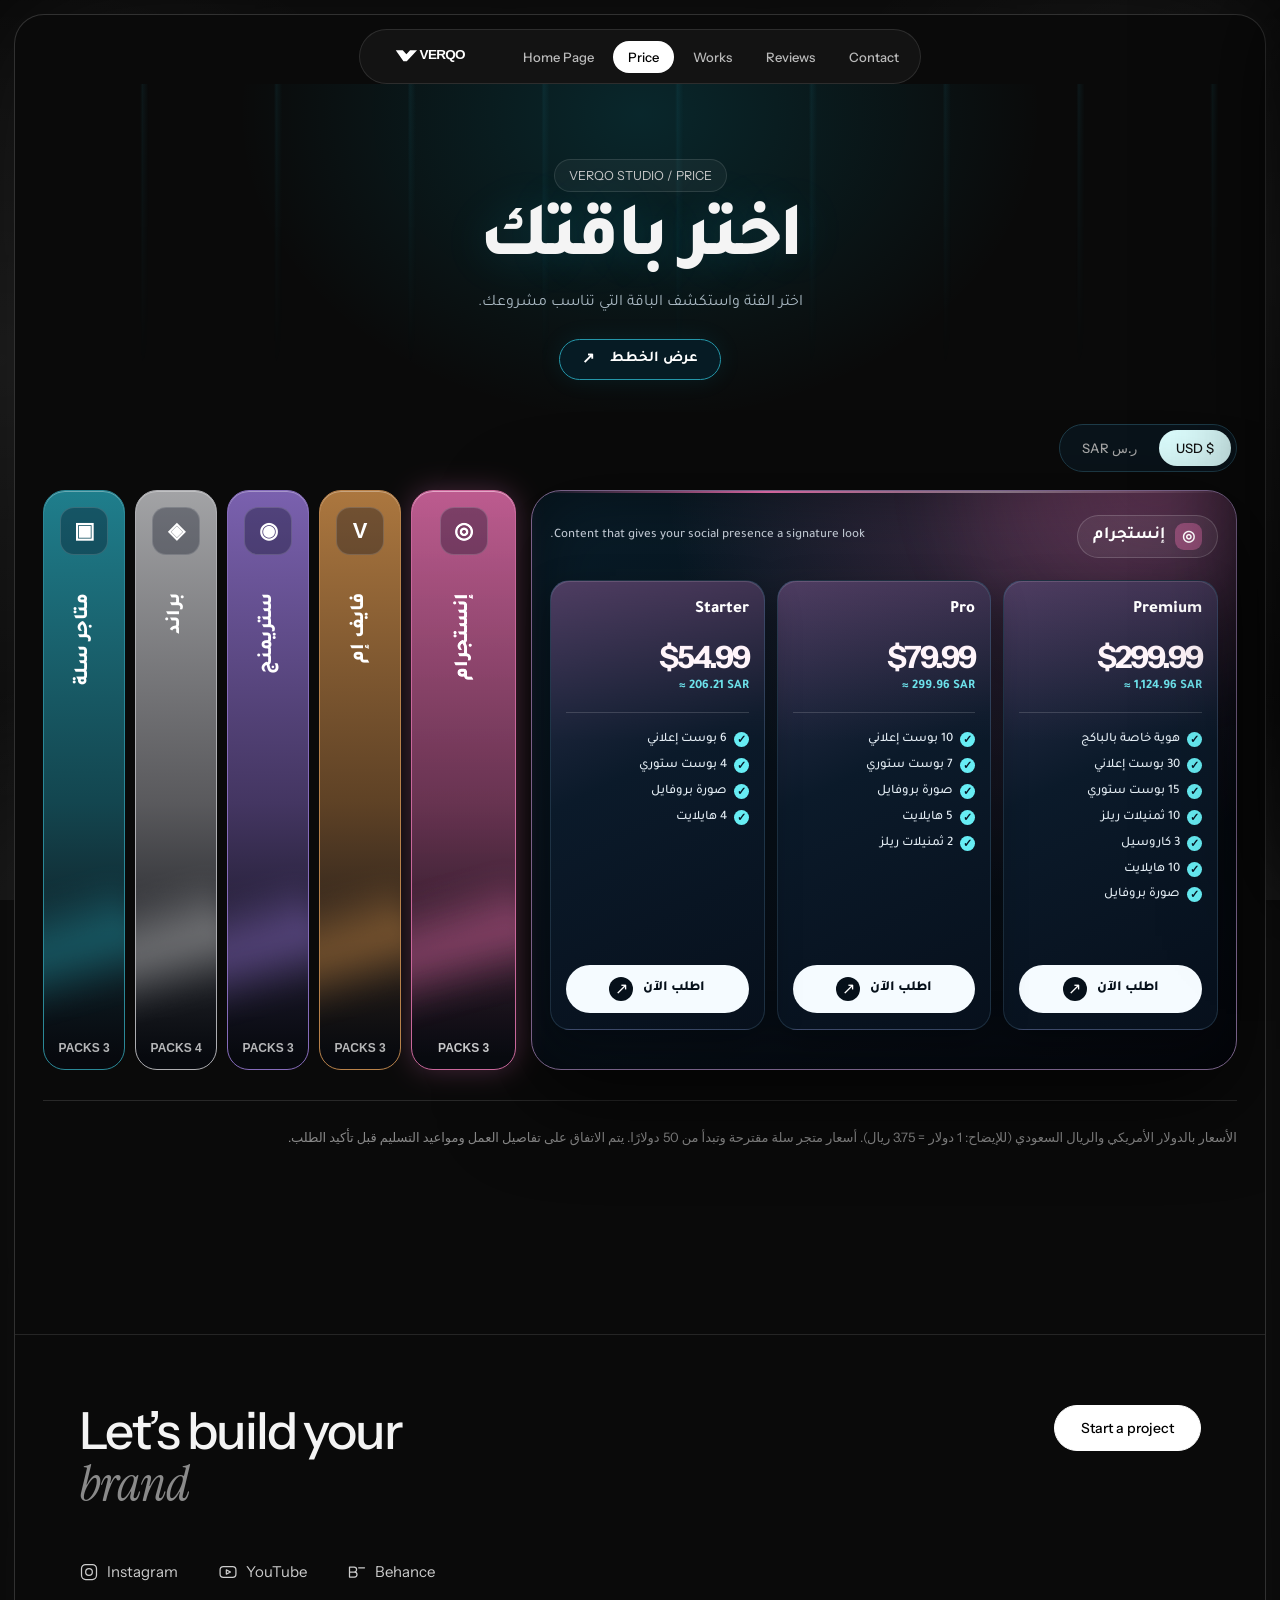
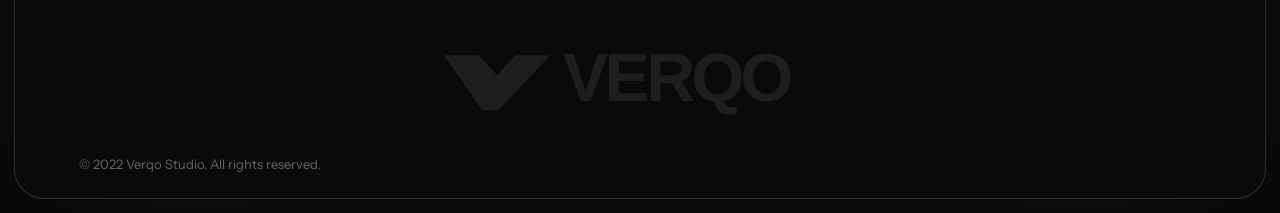
<file: price.html>
<!DOCTYPE html><html lang="en"><head><meta charset="utf-8"><meta name="viewport" content="width=device-width, initial-scale=1, viewport-fit=cover"><meta name="theme-color" content="#050505"><title>Price · Verqo Studio</title><link rel="icon" href="verqo-wordmark.svg"><link rel="preconnect" href="https://fonts.googleapis.com"><link href="https://fonts.googleapis.com/css2?family=Instrument+Sans:wght@400;500;600;700;800&family=Instrument+Serif:ital@1&family=Tajawal:wght@400;500;600;700;800&display=swap" rel="stylesheet"><style>
:root{--bg:#050505;--ln:rgba(255,255,255,.11);--mut:#8b8b8b;--gl:rgba(255,255,255,.045);box-sizing:border-box;padding-top:env(safe-area-inset-top,0px);padding-bottom:env(safe-area-inset-bottom,0px)}
*,*::before,*::after{box-sizing:inherit}
html{scroll-behavior:smooth}
body{margin:0;background:var(--bg);color:#f4f4f4;font-family:"Instrument Sans",system-ui,-apple-system,Segoe UI,Arial,sans-serif;line-height:1.55;-webkit-font-smoothing:antialiased;background-image:radial-gradient(ellipse 70% 40% at 50% 105%,rgba(255,255,255,.16),transparent),radial-gradient(ellipse 40% 50% at 0% 40%,rgba(255,255,255,.06),transparent),radial-gradient(ellipse 40% 50% at 100% 30%,rgba(255,255,255,.06),transparent);background-attachment:fixed}
a{color:inherit;text-decoration:none}
:focus-visible{outline:2px solid #fff;outline-offset:3px}
svg{width:20px;height:20px;fill:none;stroke:currentColor;stroke-width:1.5;stroke-linecap:round;stroke-linejoin:round;flex:none}
.hidden{display:none!important}
h1,h2,h3{font-weight:500;letter-spacing:-.04em;line-height:1.02;margin:0}
.it{font-family:"Instrument Serif",Georgia,serif;font-style:italic;font-weight:400;color:#8a8a8a;letter-spacing:-.02em}
.pill{display:inline-flex;gap:8px;align-items:center;border:1px solid var(--ln);background:var(--gl);border-radius:99px;padding:6px 14px;font-size:12.5px;color:#c9c9c9}
.btn{display:inline-flex;align-items:center;justify-content:center;gap:10px;border-radius:99px;padding:13px 26px;font:500 14px "Instrument Sans",sans-serif;border:1px solid #3a3a3a;background:transparent;color:#fff;cursor:pointer;transition:.2s}
.btn:hover{border-color:#fff}
.btn.solid{background:#fff;color:#000;border-color:#fff}.btn.solid:hover{background:#ddd}
.glass{background:linear-gradient(160deg,rgba(255,255,255,.08),rgba(255,255,255,.02));border:1px solid var(--ln);border-radius:20px;backdrop-filter:blur(10px)}
.ic{width:46px;height:46px;border-radius:13px;border:1px solid var(--ln);background:#0c0c0c;display:grid;place-items:center}

/* LOGIN */
#gate{min-height:100vh;display:flex;flex-direction:column;overflow:hidden}
.gm{flex:1;display:grid;grid-template-columns:1fr minmax(340px,35%)}
.gl{position:relative;display:flex;flex-direction:column;justify-content:space-between;padding:36px max(24px,3.5vw) 48px;min-height:calc(100vh - 72px)}
.gl .lg{height:30px;width:auto;align-self:flex-start;position:relative;z-index:6;animation:rise 1s .1s both}
.gl h1{position:relative;z-index:6;font-size:clamp(42px,5.4vw,80px);max-width:7ch;line-height:1}
.cl{position:absolute;left:max(24%,150px);top:5%;width:min(540px,54%);aspect-ratio:1/1.12}
.ci{position:absolute;border-radius:22px;border:1px solid rgba(255,255,255,.2);overflow:hidden;box-shadow:0 30px 60px rgba(0,0,0,.65);rotate:var(--r,0deg);transform:translate3d(calc(var(--mx,0)*var(--k,1)*34px),calc(var(--my,0)*var(--k,1)*34px),0);transition:transform .3s ease-out;animation:fin 1.3s cubic-bezier(.2,.8,.2,1) calc(var(--i)*.12s + .25s) both,bob 7s ease-in-out calc(var(--i)*.6s) infinite}
.ci svg{width:22px;height:22px}
.chip{width:30px;height:30px;border-radius:9px;background:#fff;color:#000;display:grid;place-items:center}.chip svg{width:16px;height:16px}
.cb{left:3%;top:7%;width:13%;aspect-ratio:1;border-radius:50%;background:#fff;color:#000;display:grid;place-items:center;z-index:4}
.cA{left:6%;top:24%;width:46%;height:38%;background:linear-gradient(145deg,#2b2b2b,#080808)}.cA .chip{position:absolute;left:12px;top:12px}
.cA .big{position:absolute;right:14%;bottom:12%;width:34%;height:auto;opacity:.35;stroke-width:1}
.cB{left:36%;top:0;width:54%;height:66%;background:linear-gradient(170deg,#4d4d4d,#0a0a0a 70%);display:grid;place-items:center;z-index:2}
.cB img{width:62%;filter:drop-shadow(0 18px 30px rgba(0,0,0,.6))}
.bar{position:absolute;left:12px;right:12px;top:12px;height:3px;border-radius:9px;background:rgba(255,255,255,.2)}.bar i{display:block;width:40%;height:100%;border-radius:9px;background:#fff}
.tag{position:absolute;right:12px;top:26px;background:rgba(255,255,255,.16);backdrop-filter:blur(8px);border-radius:10px;padding:5px 10px;font-size:12px}
.dots{position:absolute;right:12px;bottom:12px;display:flex;gap:6px}.dots u{width:12px;height:12px;border-radius:50%;border:2px solid #fff}.dots .p{width:40px;border-radius:9px}
.cC{left:20%;top:54%;width:44%;height:38%;background:#efefef;color:#000;z-index:3;padding:12px;display:flex;flex-direction:column;gap:8px;border-color:#fff}
.cC .ph{flex:1;border-radius:10px;background:linear-gradient(160deg,#bdbdbd,#6f6f6f)}.cC i{display:block;height:7px;border-radius:9px;background:#cfcfcf}.cC i+i{width:60%}
.cC .chip{background:#000;color:#fff;width:26px;height:26px}
.cD{left:50%;top:66%;width:28%;aspect-ratio:1;border-radius:50%;background:radial-gradient(circle at 50% 30%,#555,#0a0a0a);border:3px solid #fff;display:grid;place-items:center;z-index:5}.cD img{width:62%}
.cE{right:0;top:56%;width:15%;aspect-ratio:1;border-radius:50%;background:#fff;color:#000;display:grid;place-items:center;z-index:4}.cE svg{fill:#000;stroke:none;width:50%;height:50%}
.rp{border-left:1px solid var(--ln);background:rgba(255,255,255,.018);display:flex;align-items:center;justify-content:center;padding:40px;animation:vin 1.1s .3s cubic-bezier(.2,.7,.2,1) both}
.rp>div,.rp>form{width:100%;max-width:400px}
.av{width:150px;aspect-ratio:1;border-radius:50%;margin:0 auto 22px;background:radial-gradient(circle at 50% 30%,#4d4d4d,#0a0a0a);border:1px solid #333;display:grid;place-items:center;box-shadow:0 0 70px rgba(255,255,255,.1)}.av img{width:60%}
.rp h2{font-size:28px;text-align:center;margin-bottom:6px}.sb{color:var(--mut);font-size:14px;margin:0 0 24px;text-align:center}
.rp .btn{width:100%;padding:14px;margin-bottom:12px;font-size:15px}
.btn.gry{background:#1a1a1a;border-color:#1a1a1a}.btn.gry:hover{background:#262626;border-color:#262626}.btn.out{border-color:#fff}
.gu{display:block;margin:16px auto 0;background:none;border:0;color:#aaa;font:500 14px "Instrument Sans";cursor:pointer}.gu:hover{color:#fff}
.mn{display:block;height:18px;margin:28px auto 0;opacity:.55}
.bk{background:none;border:0;color:#aaa;font:500 13px "Instrument Sans";cursor:pointer;margin-bottom:20px;padding:0}.bk:hover{color:#fff}
.fld{width:100%;background:#0b0b0b;border:1px solid #2a2a2a;border-radius:14px;color:#fff;padding:15px 18px;font:500 15px "Instrument Sans",sans-serif;margin-bottom:12px}.fld:focus{outline:none;border-color:#fff}
.pw{position:relative}.pw button{position:absolute;right:14px;top:14px;background:none;border:0;color:#999;font:500 12px "Instrument Sans";cursor:pointer}
.msg{font-size:12.5px;min-height:18px;margin:0 4px 10px;color:#ff9a9a}
.fp{display:block;text-align:center;font-size:13px;color:#aaa;margin:2px 0 14px;background:none;border:0;width:100%;cursor:pointer;font-family:inherit}
.dv{display:flex;align-items:center;gap:14px;color:#555;font-size:12px;margin:6px 0 16px}.dv::before,.dv::after{content:"";flex:1;height:1px;background:var(--ln)}
.gf{border-top:1px solid var(--ln);display:flex;justify-content:center;flex-wrap:wrap;gap:12px 30px;padding:24px 20px;color:#8b8b8b;font-size:14px}.gf a:hover{color:#fff}
/* SITE */
.frame{margin:14px;border:1px solid rgba(255,255,255,.16);border-radius:30px;background:#0a0a0a;overflow:clip;box-shadow:0 0 140px rgba(255,255,255,.07)}
.nav{position:sticky;top:calc(14px + env(safe-area-inset-top,0px));z-index:30;display:flex;align-items:center;gap:4px;width:fit-content;max-width:calc(100% - 24px);margin:14px auto 0;padding:6px;border:1px solid var(--ln);border-radius:99px;background:rgba(24,24,24,.72);backdrop-filter:blur(16px);overflow-x:auto;scrollbar-width:none}
.nav::-webkit-scrollbar{display:none}
.nav img{height:22px;margin:0 10px}
.nav a,.nav button{white-space:nowrap;padding:8px 15px;border-radius:99px;font:500 13px "Instrument Sans";color:#bbb;background:none;border:0;cursor:pointer;transition:.2s}
.nav a:hover,.nav button:hover{color:#fff}.nav a.on{background:#fff;color:#000}
.nav .so{border-left:1px solid var(--ln);border-radius:0 99px 99px 0;margin-left:4px}
.view{display:none}.view.on{display:block;animation:vin .7s cubic-bezier(.2,.7,.2,1) both}
@keyframes vin{from{opacity:0;transform:translateY(16px);filter:blur(6px)}}
@keyframes rise{from{opacity:0;transform:translateY(40px)}}
@keyframes flt{50%{transform:translateY(-16px) rotate(2deg)}}
.rise{display:block;animation:rise 1s cubic-bezier(.2,.7,.2,1) both;animation-delay:calc(var(--i,0)*.14s + .15s)}
.wrap{max-width:1160px;margin:0 auto;padding:0 max(20px,4vw)}

.hero h1{font-size:clamp(44px,7vw,100px);margin:22px auto}
.hero p{color:var(--mut);max-width:46ch;font-size:18px;margin:0 auto 30px}.hero{position:relative;min-height:94vh;display:grid;place-items:center;text-align:center;padding:120px max(24px,5vw) 80px;overflow:hidden}
.hero::before{content:"";position:absolute;left:50%;top:48%;width:70%;height:50%;transform:translate(-50%,-50%);background:radial-gradient(ellipse,rgba(255,255,255,.1),transparent 70%)}
.hc{position:relative;z-index:2}.hero .row{justify-content:center}
.orb{position:absolute;inset:0;pointer-events:none}
.or{position:absolute;border:1px solid rgba(255,255,255,.14);border-radius:50%}
.o1{width:88%;height:64%;left:6%;top:18%;transform:rotate(-10deg)}.o2{width:62%;height:42%;left:19%;top:29%;transform:rotate(8deg);border-color:rgba(255,255,255,.08)}
.sp{position:absolute;width:5px;height:5px;border-radius:50%;background:#fff;box-shadow:0 0 12px 3px rgba(255,255,255,.5);animation:tw 3s ease-in-out infinite;animation-delay:var(--d)}
@keyframes tw{50%{opacity:.15}}@keyframes bob{50%{translate:0 -12px}}@keyframes fin{from{opacity:0;scale:.3;filter:blur(8px)}}
.dc{position:absolute;border-radius:16px;border:1px solid rgba(255,255,255,.2);overflow:hidden;box-shadow:0 30px 60px rgba(0,0,0,.65);transform:translateY(var(--y,0px)) perspective(700px) rotateY(var(--ry,0deg)) rotate(var(--r,0deg));animation:fin 1.4s cubic-bezier(.2,.8,.2,1) calc(var(--i)*.12s + .5s) both,bob 7s ease-in-out calc(var(--i)*.5s) infinite}
.dk{width:100%;height:100%;background:linear-gradient(145deg,#2a2a2a,#060606);display:flex;flex-direction:column;align-items:center;justify-content:center;gap:7px;padding:12px}
.dk i{display:block;height:5px;width:70%;border-radius:9px;background:#383838}
.dk.lt{background:linear-gradient(145deg,#fff,#cdcdcd)}.dk.lt .aa{font:italic 58px/1 "Instrument Serif",serif;color:#111}.dk.lt i{background:#aaa}
.dk .t{display:flex;gap:5px;align-items:center;width:100%}.dk .t u{width:12px;height:12px;border-radius:50%;background:#ddd}.dk .t i{flex:1;width:auto}
.dk .im{flex:1;width:100%;border-radius:10px;background:linear-gradient(160deg,#444,#0a0a0a)}
.dk.r4{flex-direction:row;padding:10px}.dk.r4 u{flex:1;height:100%;border-radius:8px}.dk.r4 u:nth-child(1){background:#fff}.dk.r4 u:nth-child(2){background:#9a9a9a}.dk.r4 u:nth-child(3){background:#444}.dk.r4 u:nth-child(4){background:#0c0c0c;border:1px solid #333}
#intro{position:fixed;inset:0;z-index:100;background:#000;display:grid;place-items:center;overflow:hidden;transition:opacity 1s,transform 1.3s cubic-bezier(.7,0,.2,1)}
#intro.out{opacity:0;transform:scale(1.8);pointer-events:none}
#intro .rg{position:absolute;width:30vmin;height:30vmin;border-radius:50%;border:1px solid rgba(255,255,255,.4);animation:ring 2.6s var(--d) cubic-bezier(.2,.6,.3,1) both}
@keyframes ring{from{transform:scale(.3);opacity:0}25%{opacity:1}to{transform:scale(4.2);opacity:0}}
.iv{position:relative;display:grid;justify-items:center;gap:3vmin}
.ivm{width:24vmin;animation:ivm 1.6s .2s cubic-bezier(.2,.8,.2,1) both;filter:drop-shadow(0 0 6vmin rgba(255,255,255,.28))}
@keyframes ivm{from{opacity:0;transform:scale(.55) translateY(4vmin);filter:blur(18px)}}
.ivl{width:min(52vmin,320px);animation:ivl 1.3s 1.3s cubic-bezier(.7,0,.2,1) both}
@keyframes ivl{from{clip-path:inset(0 50% 0 50%);opacity:0}to{clip-path:inset(0 0 0 0);opacity:1}}
#intro .sw{position:absolute;left:0;right:0;top:50%;height:1px;background:linear-gradient(90deg,transparent,#fff,transparent);transform:scaleX(0);animation:sw 1.4s 1s ease-in-out both}
@keyframes sw{50%{transform:scaleX(1);opacity:1}to{transform:scaleX(1);opacity:0}}

.row{display:flex;gap:12px;flex-wrap:wrap}
.vw{position:relative;display:grid;place-items:center;aspect-ratio:1}
.vw::before,.vw::after{content:"";position:absolute;border-radius:50%;border:1px solid var(--ln)}
.vw::before{inset:4%}.vw::after{inset:20%;background:radial-gradient(circle,rgba(255,255,255,.14),transparent 70%)}
.vw img{position:relative;width:62%;animation:flt 8s ease-in-out infinite;filter:drop-shadow(0 30px 50px rgba(255,255,255,.14))}
.up{position:relative;min-height:90vh;display:grid;place-items:center;text-align:center;padding:60px 20px;overflow:hidden}
.up h2{font-size:clamp(52px,10vw,150px)}
.fl{position:absolute;display:flex;gap:12px;align-items:center;padding:14px 16px;max-width:230px;text-align:left;transform:translateY(var(--y,0px)) rotate(var(--r,0deg))}
.fl h4{margin:0;font-size:14px;font-weight:600}.fl p{margin:2px 0 0;font-size:12px;color:var(--mut);line-height:1.4}
.fl .ic{width:38px;height:38px;border-radius:11px}.fl.mini{padding:10px 14px;gap:8px;font-size:13px}
.s{padding:100px 0}
.cols{display:grid;grid-template-columns:repeat(4,1fr)}
.cols>div{padding:10px 28px 10px;border-left:1px solid var(--ln)}.cols>div:first-child{border:0}
.cols .ic{margin-bottom:60px}.cols h4{margin:0 0 6px;font-size:19px;font-weight:500}.cols p{margin:0;color:var(--mut);font-size:14px}
.sh{text-align:center;margin-bottom:56px}.sh h2{font-size:clamp(36px,5vw,64px);margin-top:18px}.sh p{color:var(--mut);max-width:50ch;margin:14px auto 0}
.pan{display:grid;grid-template-columns:1fr 1fr;align-items:center;gap:30px;border:1px solid var(--ln);border-radius:28px;padding:clamp(24px,4vw,52px);margin-bottom:18px;background:radial-gradient(ellipse at 100% 100%,#303030,#0b0b0b 60%)}
.pan h3{font-size:clamp(30px,3.6vw,48px);margin:16px 0 14px}.pan p{color:#a5a5a5;max-width:40ch;margin:0 0 24px}
.mk{border:1px solid var(--ln);border-radius:20px;background:#070707;padding:20px;display:grid;gap:12px}
.mk i{display:block;height:8px;border-radius:9px;background:#222}.mk i:nth-child(3){width:70%}.mk i:nth-child(4){width:45%}
.mk img{width:90px;justify-self:center;margin:10px 0}
.pg{position:relative;text-align:center;padding:100px 20px 40px;min-height:46vh;display:grid;place-items:center;overflow:hidden}
.pg h1{font-size:clamp(46px,8vw,116px);margin:18px 0 16px}.pg p{color:var(--mut);max-width:48ch;margin:0 auto}
.g3{display:grid;grid-template-columns:repeat(3,1fr);gap:16px}
.it3{padding:24px}.it3 h4{margin:0 0 6px;font-size:18px;font-weight:500}.it3 p{margin:0;color:var(--mut);font-size:14px}
.pv{aspect-ratio:4/3;border-radius:14px;background:linear-gradient(135deg,#222,#060606);border:1px solid var(--ln);display:grid;place-items:center;margin-bottom:18px}.pv svg{width:34px;height:34px}
.pr{display:flex;justify-content:space-between;align-items:center;margin-top:18px}
.wk{aspect-ratio:4/3;border:1px solid var(--ln);border-radius:20px;padding:22px;display:flex;flex-direction:column;justify-content:flex-end}.wk span{font-size:13px;color:var(--mut)}.wk h4{margin:2px 0 0;font-size:20px;font-weight:500}
.stars{display:flex;gap:3px;margin-bottom:16px}.stars svg{width:16px;height:16px;fill:#fff;stroke:none}
.q{font-size:18px!important;color:#e0e0e0!important;line-height:1.5}
a.it3:hover{border-color:#fff}
footer{padding:70px max(24px,5vw) 24px;border-top:1px solid var(--ln);margin-top:60px}
.ft{display:flex;justify-content:space-between;gap:30px;flex-wrap:wrap}.ft h3{font-size:clamp(28px,4vw,52px);max-width:12ch}
.fs{display:flex;gap:40px;flex-wrap:wrap;margin:50px 0 10px;font-size:15px}.fs a{display:flex;gap:8px;align-items:center;color:#ccc}.fs a:hover{color:#fff}
.wm{display:block;width:min(440px,62%);margin:40px auto 20px;opacity:.08}
.cp{display:flex;justify-content:space-between;flex-wrap:wrap;gap:8px;color:#666;font-size:13px}
@media(max-width:900px){
.gm{grid-template-columns:1fr}.gl{min-height:0;gap:18px;padding:24px 20px}.gl .lg{order:1}.cl{position:relative;left:auto;top:auto;width:min(420px,100%);order:2;margin:0 auto}.gl h1{order:3;max-width:none}.rp{border-left:0;border-top:1px solid var(--ln);padding:32px 20px}
.hero{min-height:90vh;padding:100px 20px 60px}.dc{scale:.62;opacity:.6}.dc.far{display:none}.vw{max-width:340px;margin:0 auto}
.cols,.g3,.pan{grid-template-columns:1fr}.cols>div{border:0;border-top:1px solid var(--ln);padding:22px 4px}.cols .ic{margin-bottom:24px}
.fl.far{display:none}.up{min-height:70vh}.s{padding:64px 0}
}
@media(prefers-reduced-motion:reduce){*{animation:none!important;scroll-behavior:auto!important}}
.soon{min-height:82vh;padding-top:120px}.row.rise{display:flex}
/* PRICE PAGE */
:root{--accent:#8c7bff}
.price-hero{padding:110px 26px 46px;text-align:center;position:relative;overflow:hidden}
.price-hero:before{content:"";position:absolute;top:-270px;left:50%;transform:translateX(-50%);width:850px;height:650px;pointer-events:none;background:radial-gradient(ellipse,rgba(120,99,255,.14),transparent 62%)}
.price-hero>*{position:relative}.price-hero h1{font-size:clamp(64px,11vw,152px);margin:12px auto 18px;letter-spacing:-.08em}.price-hero p{color:#a5a5aa;font-size:clamp(14px,2vw,17px);max-width:610px;margin:0 auto}
.price-main{max-width:1240px;margin:auto;padding:24px 28px 100px}.price-toolbar{display:flex;justify-content:space-between;align-items:center;gap:20px;flex-wrap:wrap;margin:22px 0 26px}
.filter-nav,.currency-nav{display:flex;align-items:center;gap:5px;padding:5px;background:#111;border:1px solid #303036;border-radius:99px;flex-wrap:wrap}
.filter-nav button,.currency-nav button{font:500 13px 'Instrument Sans',sans-serif;border:0;cursor:pointer;background:none;border-radius:99px;color:#aaa;padding:10px 17px;transition:.2s}
.filter-nav button.active,.currency-nav button.active{background:#f7f7f7;color:#111}.filter-nav button:hover:not(.active),.currency-nav button:hover:not(.active){color:#fff}
.category-section{margin:52px 0 0;scroll-margin-top:110px}.category-heading{display:flex;justify-content:space-between;gap:12px;align-items:flex-end;margin-bottom:21px}.category-heading h2{font-size:clamp(27px,4vw,40px);letter-spacing:-.055em}.category-heading p{font-size:13px;color:#888;margin:7px 0 0}.category-heading .count{font-size:12px;color:#888;border:1px solid #333;border-radius:99px;padding:6px 12px}
.price-grid{display:grid;grid-template-columns:repeat(3,minmax(0,1fr));gap:18px}
.pack-card{--pack:#8d77ff;position:relative;background:#09090c;border:1px solid #25252b;border-radius:18px;min-height:363px;overflow:hidden;text-align:left;cursor:pointer;color:#fff;padding:0;isolation:isolate;transition:transform .35s cubic-bezier(.2,.8,.2,1),border-color .3s,box-shadow .3s;font-family:inherit}
.pack-card:hover{transform:translateY(-7px);border-color:color-mix(in srgb,var(--pack) 65%,#222);box-shadow:0 24px 60px rgba(0,0,0,.5)}.pack-card:focus-visible{outline:2px solid var(--pack)}
.light-art{position:absolute;inset:0;overflow:hidden;pointer-events:none;opacity:.95;background:radial-gradient(ellipse at 15% -5%,color-mix(in srgb,var(--pack) 18%,transparent),transparent 48%),radial-gradient(ellipse at 90% 110%,color-mix(in srgb,var(--pack) 15%,transparent),transparent 42%)}
.rays{position:absolute;inset:-25% -8%;display:flex;gap:9px;justify-content:space-between;transform:skewX(-7deg);filter:blur(1.8px)}.rays.right{transform:scaleX(-1) skewX(-7deg);opacity:.7}
.rays i{height:100%;width:2.2%;background:linear-gradient(180deg,transparent 3%,var(--pack) 23%,#fff 35%,var(--pack) 46%,transparent 68%);box-shadow:0 0 12px 2px var(--pack);opacity:var(--op,.7);transform:translateY(var(--offset,0))}
.pack-card:before{content:"";position:absolute;inset:0;z-index:1;background:linear-gradient(90deg,rgba(0,0,0,.48),rgba(0,0,0,.86) 35%,rgba(0,0,0,.8) 72%,rgba(0,0,0,.38))}
.pack-body{position:relative;z-index:2;display:flex;flex-direction:column;height:100%;padding:25px 23px;min-height:363px}
.pack-top{display:flex;align-items:flex-start;justify-content:space-between;gap:8px}.pack-tag{color:#ddd;font-size:12px}.pack-price{font-size:31px;letter-spacing:-.055em;font-weight:600;line-height:1;white-space:nowrap}.pack-price small{font-size:14px;vertical-align:super;letter-spacing:-.02em}.pack-sar{color:#c5c5c8;font-size:12px;text-align:right;margin-top:7px;direction:ltr}
.pack-rule{height:1px;background:linear-gradient(90deg,#fff9,transparent);margin:17px 0 22px}.pack-features{padding:0;list-style:none;margin:0 0 23px;direction:rtl;text-align:right;color:#d7d7da;font-size:12px;line-height:1.9;flex:1}.pack-features li{white-space:normal}.pack-bottom{display:flex;justify-content:space-between;align-items:center;gap:10px;margin-top:auto}.pack-bottom strong{font-size:17px;letter-spacing:-.04em}.pack-bottom .arrow{font-size:18px;border:1px solid #ffffff50;border-radius:50%;width:36px;height:36px;display:grid;place-items:center;transition:.3s}.pack-card:hover .arrow{background:#fff;color:#000;transform:rotate(-45deg)}
.price-note{border-top:1px solid #292929;margin-top:60px;padding:25px 0;color:#888;font-size:13px;line-height:1.8}
.drawer-mask{position:fixed;inset:0;background:rgba(0,0,0,.7);backdrop-filter:blur(7px);z-index:80;opacity:0;visibility:hidden;transition:opacity .35s,visibility .35s}.drawer-mask.open{visibility:visible;opacity:1}
.detail-drawer{--pack:#8d77ff;position:fixed;z-index:81;right:0;top:0;bottom:0;width:min(510px,100%);overflow:auto;padding:32px 34px 36px;background:linear-gradient(160deg,color-mix(in srgb,var(--pack) 12%,#101014),#08080a 55%);border-left:1px solid #42424c;box-shadow:-30px 0 100px #000c;transform:translateX(105%);transition:transform .55s cubic-bezier(.2,.85,.2,1)}.detail-drawer.open{transform:translateX(0)}
.detail-head{display:flex;justify-content:space-between;align-items:center;gap:10px}.detail-head span{font-size:12px;text-transform:uppercase;letter-spacing:.16em;color:#aaa}.close-drawer{width:40px;height:40px;border-radius:50%;border:1px solid #444;background:#16161a;color:#fff;font-size:25px;cursor:pointer}.detail-drawer h2{font-size:clamp(39px,6vw,65px);margin:42px 0 10px}.detail-sub{font-size:14px;color:#a3a3ac;margin:0 0 34px}.detail-price{font-size:65px;font-weight:600;letter-spacing:-.08em;line-height:1}.detail-price .currency-mark{font-size:30px;vertical-align:top;letter-spacing:-.02em;line-height:1.35}.detail-price-alt{color:#a0a0a8;margin-top:7px;font-size:18px}.detail-divider{height:1px;background:linear-gradient(90deg,var(--pack),transparent);margin:33px 0}.detail-label{font-size:13px;font-weight:600;color:#fff;margin:0 0 14px}.detail-features{list-style:none;margin:0;padding:0;direction:rtl}.detail-features li{border-bottom:1px solid #ffffff16;padding:11px 0;display:flex;justify-content:flex-end;gap:12px;color:#dedee1;font-size:14px;text-align:right}.detail-features li:before{content:'✓';color:var(--pack);font-weight:700}.detail-cta{display:flex;justify-content:center;align-items:center;background:#fff;color:#080808;padding:16px 22px;border-radius:100px;font-size:15px;font-weight:600;margin-top:35px;transition:.25s}.detail-cta:hover{background:var(--pack);color:#080808}.detail-hint{color:#92929b;font-size:12px;line-height:1.8;margin-top:15px;text-align:center}
body.drawer-open{overflow:hidden}
@media(max-width:1000px){.price-grid{grid-template-columns:repeat(2,minmax(0,1fr))}}@media(max-width:600px){.price-hero{padding:75px 16px 25px}.price-main{padding:12px 15px 65px}.price-grid{grid-template-columns:1fr}.pack-card,.pack-body{min-height:340px}.filter-nav{width:100%;justify-content:center}.filter-nav button{padding:9px 10px;font-size:12px}.currency-nav{margin:auto}.price-toolbar{justify-content:center}.detail-drawer{padding:25px 23px}.category-section{margin-top:37px}}@media(prefers-reduced-motion:reduce){.detail-drawer,.drawer-mask,.pack-card{transition:none!important}}

/* VERQO / INTERACTIVE PRICING REDESIGN */
:root{--neon:#45dff2}
.price-hero{padding:75px 24px 32px;isolation:isolate;overflow:hidden}
.price-hero:before{background:radial-gradient(ellipse,rgba(0,203,234,.15),transparent 67%);top:-295px}
.price-hero:after{content:"";position:absolute;inset:0;pointer-events:none;z-index:-1;background:repeating-linear-gradient(90deg,transparent 0 10%,rgba(51,211,241,.065) 10.2%,transparent 10.7%);mask-image:linear-gradient(180deg,#000,transparent 87%)}
.price-hero h1{font-family:"Tajawal","Instrument Sans",sans-serif;font-size:clamp(48px,6vw,83px);font-weight:800;letter-spacing:-.045em;margin:12px auto 8px;text-shadow:0 0 48px #20bce033}
.price-hero p{font-family:"Tajawal",sans-serif;font-size:16px;color:#a9b8c2}
.price-hero .hero-action{display:inline-flex;align-items:center;gap:15px;padding:9px 22px;margin-top:23px;border:1px solid #2596a9;border-radius:50px;background:#061b24;color:#fff;font:700 15px Tajawal,sans-serif;box-shadow:0 0 25px #00c4ee16;transition:.25s}
.price-hero .hero-action:hover{background:#0b3845;transform:translateY(-2px)}
.price-main{max-width:1580px;padding:12px clamp(14px,2.2vw,38px) 100px}
.price-toolbar{margin:0 0 18px;justify-content:flex-end}
.currency-nav{background:#0a141b;border-color:#1e3c49}.currency-nav button.active{background:#deffff}
.pricing-stage{display:grid;grid-template-columns:minmax(0,1fr) auto;gap:15px;align-items:stretch;direction:rtl;min-height:580px}
.pricing-panel{--selected:#ff4b9d;position:relative;min-width:0;padding:24px 18px 20px;border:1px solid color-mix(in srgb,var(--selected) 38%,#225366);border-radius:30px;overflow:hidden;background:radial-gradient(ellipse at 70% -10%,color-mix(in srgb,var(--selected) 23%,transparent),transparent 52%),linear-gradient(145deg,#091d29 0%,#08121c 45%,#05070d 100%);box-shadow:0 28px 90px #000a,inset 0 0 70px #0007;transition:border-color .4s,background .5s}
.pricing-panel:before{content:"";position:absolute;inset:0 0 auto;height:2px;background:linear-gradient(90deg,transparent,var(--selected),#fff7,transparent);opacity:.8}
.pricing-panel:after{content:"";position:absolute;pointer-events:none;right:-22%;top:-45%;width:67%;height:85%;border-radius:50%;background:radial-gradient(circle,color-mix(in srgb,var(--selected) 24%,transparent),transparent 70%);filter:blur(25px)}
.panel-top{position:relative;z-index:1;display:flex;align-items:center;justify-content:space-between;flex-wrap:wrap;gap:9px;margin-bottom:22px}
.panel-title{display:flex;gap:10px;align-items:center;background:#ffffff0f;border:1px solid #ffffff2b;border-radius:40px;padding:7px 15px;font:700 17px Tajawal,sans-serif;color:white}
.panel-title-icon{width:27px;height:27px;border-radius:9px;background:color-mix(in srgb,var(--selected) 35%,transparent);display:grid;place-items:center;font:700 15px Arial}
.panel-sub{font:500 13px Tajawal,sans-serif;color:#bdc5cf;margin:0}
.pricing-cards{display:grid;grid-template-columns:repeat(var(--count,3),minmax(0,1fr));gap:12px;position:relative;z-index:1;animation:cards-in .42s cubic-bezier(.2,.8,.2,1) both}
@keyframes cards-in{from{opacity:0;transform:translateY(17px);filter:blur(5px)}to{opacity:1;transform:none;filter:blur(0)}}
.pricing-plan{display:flex;flex-direction:column;align-items:stretch;text-align:right;min-width:0;min-height:450px;padding:19px 15px 16px;border:1px solid #8cc9ed29;border-radius:20px;background:linear-gradient(155deg,color-mix(in srgb,var(--selected) 16%,#0b2740),#0b1a2a 42%,#07101c 100%);box-shadow:inset 0 1px #ffffff24,0 12px 36px #0005;transition:transform .25s,border-color .25s,box-shadow .25s;cursor:pointer;color:#fff;font-family:Tajawal,sans-serif;position:relative;overflow:hidden}
.pricing-plan:before{content:"";position:absolute;inset:0 0 auto;height:36%;background:linear-gradient(180deg,color-mix(in srgb,var(--selected) 14%,transparent),transparent);pointer-events:none}
.pricing-plan:hover{transform:translateY(-7px);border-color:var(--selected);box-shadow:0 13px 40px color-mix(in srgb,var(--selected) 20%,transparent)}
.plan-label{font-size:17px;font-weight:800;position:relative}.plan-usd{font:750 clamp(23px,2.4vw,36px)/1.2 "Instrument Sans",sans-serif;letter-spacing:-.065em;margin-top:19px;direction:ltr;text-align:right}.plan-sar{font:600 13px Tajawal,sans-serif;color:#65e7ed;direction:ltr;text-align:right;margin-top:4px}.plan-divider{height:1px;background:#ffffff27;margin:17px 0 12px}
.plan-features{padding:0;margin:0 0 28px;list-style:none;flex:1;font:500 13px/1.68 Tajawal,sans-serif;color:#e4edf4}.plan-features li{display:flex;align-items:flex-start;gap:7px;margin:4px 0}.plan-features li:before{content:"✓";display:grid;place-items:center;flex:none;width:15px;height:15px;border-radius:50%;background:#67edf4;color:#061524;font:bold 11px Arial;margin-top:3px}
.plan-more{color:#80dce6;font-size:12px;margin-top:5px}.plan-cta{border:0;border-radius:50px;background:#f5fbff;color:#06101a;display:flex;align-items:center;justify-content:center;gap:10px;padding:12px 8px;font:800 14px Tajawal,sans-serif;min-height:42px;transition:.2s}.plan-cta .circle{border-radius:50%;width:24px;height:24px;display:grid;place-items:center;background:#06101a;color:#fff;font:16px Arial}.pricing-plan:hover .plan-cta{background:#9af5fa}
.pricing-tabs{display:flex;flex-direction:row;gap:10px;align-self:stretch;direction:rtl}
.pricing-tab{--tab:#31dbea;position:relative;width:82px;min-height:520px;padding:16px 8px;background:linear-gradient(180deg,color-mix(in srgb,var(--tab) 65%,#101219),color-mix(in srgb,var(--tab) 35%,#08080d) 54%,#07090e 98%);border:1px solid color-mix(in srgb,var(--tab) 65%,#303039);border-radius:22px;color:#fff;cursor:pointer;display:flex;align-items:center;flex-direction:column;gap:30px;overflow:hidden;transition:width .35s,filter .3s,transform .3s,box-shadow .3s;box-shadow:inset 0 1px #ffffff55;font-family:Tajawal,sans-serif}
.pricing-tab:before{content:"";position:absolute;bottom:5%;left:-60%;width:180%;height:34%;background:linear-gradient(5deg,transparent 20%,color-mix(in srgb,var(--tab) 45%,transparent),transparent 74%);filter:blur(13px);transform:rotate(-21deg);opacity:.8;pointer-events:none}
.pricing-tab.active{width:105px;box-shadow:0 0 28px color-mix(in srgb,var(--tab) 25%,transparent),inset 0 1px #fff6;filter:brightness(1.1)}
.pricing-tab:hover{filter:brightness(1.3);transform:translateY(-3px)}
.tab-symbol{display:grid;place-items:center;width:48px;height:48px;border-radius:14px;background:#040b1e54;border:1px solid #ffffff25;font:750 22px Arial,sans-serif;flex:none;position:relative}
.tab-vertical{writing-mode:vertical-rl;transform:rotate(180deg);font:800 20px Tajawal,sans-serif;position:relative;white-space:nowrap;margin-top:8px}
.tab-count{position:absolute;bottom:14px;font:600 12px Arial,sans-serif;opacity:.7}
.price-note{margin-top:30px}
@media(max-width:1250px){.pricing-tab{width:58px}.pricing-tab.active{width:72px}.tab-symbol{width:39px;height:39px;font-size:18px}.tab-vertical{font-size:16px}.pricing-plan{padding:16px 11px}.plan-features{font-size:12px}}
@media(max-width:950px){.pricing-stage{display:flex;flex-direction:column}.pricing-tabs{order:-1;flex-wrap:wrap;gap:8px}.pricing-tab,.pricing-tab.active{width:auto;min-height:64px;height:64px;flex:1 1 130px;flex-direction:row;padding:8px 12px;gap:8px;border-radius:15px}.tab-symbol{width:38px;height:38px}.tab-vertical{writing-mode:initial;transform:none;margin:0;font-size:15px}.tab-count{display:none}.pricing-panel{border-radius:23px}}
@media(max-width:650px){.price-hero{padding:50px 15px 24px}.price-hero h1{font-size:52px}.pricing-cards{grid-template-columns:1fr 1fr}.pricing-plan{min-height:360px}.price-main{padding:10px 12px 65px}.pricing-panel{padding:15px 12px}.plan-features{font-size:12px}.pricing-tab,.pricing-tab.active{flex:1 1 42%;min-height:55px;height:55px}.panel-sub{font-size:12px}}
@media(max-width:460px){.pricing-cards{grid-template-columns:1fr}.pricing-plan{min-height:0}.plan-features{font-size:14px}.pricing-tabs{gap:7px}.pricing-tab,.pricing-tab.active{flex:1 1 42%}}
</style></head><body><div class="frame"><nav class="nav" aria-label="Main"><a href="index.html" aria-label="Home"><img src="verqo-wordmark.svg" alt="Verqo"></a><a href="index.html">Home Page</a><a class="on" href="price.html">Price</a><a href="works.html">Works</a><a href="reviews.html">Reviews</a><a href="contact.html">Contact</a></nav>
<header class="price-hero" dir="rtl"><span class="pill">VERQO STUDIO / PRICE</span><h1>اختر باقتك</h1><p>اختر الفئة واستكشف الباقة التي تناسب مشروعك.</p><a href="#price-stage" class="hero-action">عرض الخطط <span aria-hidden="true">↗</span></a></header>
<main class="price-main"><div class="price-toolbar"><div class="currency-nav" aria-label="اختيار العملة" id="currency"><button type="button" data-currency="SAR">SAR ر.س</button><button class="active" type="button" data-currency="USD">USD $</button></div></div><div class="pricing-stage" id="price-stage"><section class="pricing-panel" id="activePanel" aria-live="polite"><div class="panel-top"><span class="panel-title" id="panelTitle"></span><p class="panel-sub" id="panelSub"></p></div><div class="pricing-cards" id="catalog"></div></section><div class="pricing-tabs" id="categoryTabs" aria-label="اختر فئة الخدمة"></div></div><div class="price-note" dir="rtl">الأسعار بالدولار الأمريكي والريال السعودي (للإيضاح: 1 دولار = 3.75 ريال). أسعار متجر سلة مقترحة وتبدأ من 50 دولارًا. يتم الاتفاق على تفاصيل العمل ومواعيد التسليم قبل تأكيد الطلب.</div></main>
<footer>
  <div class="ft"><h3>Let’s build your <span class="it">brand</span></h3><a class="btn solid" href="contact.html" style="align-self:flex-start">Start a project</a></div>
  <div class="fs">
    <a href="https://www.instagram.com/verqostudio/" target="_blank" rel="noopener"><svg viewBox="0 0 24 24"><rect x="3" y="3" width="18" height="18" rx="5"/><circle cx="12" cy="12" r="4"/></svg>Instagram</a>
    <a href="https://www.youtube.com/@i7amada" target="_blank" rel="noopener"><svg viewBox="0 0 24 24"><rect x="2.5" y="5.5" width="19" height="13" rx="4"/><path d="m10 9.5 5 2.5-5 2.5z"/></svg>YouTube</a>
    <a href="https://www.behance.net/i7amada" target="_blank" rel="noopener"><svg viewBox="0 0 24 24"><path d="M3 6h5.5a3 3 0 0 1 0 6H3zM3 12h6a3 3 0 0 1 0 6H3zM14 7h7"/></svg>Behance</a>
  </div>
  <img class="wm" src="verqo-wordmark.svg" alt="Verqo Studio">
  <div class="cp"><span>© 2022 Verqo Studio. All rights reserved.</span></div>
</footer></div>
<div class="drawer-mask" id="drawerMask" aria-hidden="true"></div><aside class="detail-drawer" id="detailDrawer" role="dialog" aria-modal="true" aria-labelledby="detailTitle" aria-hidden="true" tabindex="-1"><div class="detail-head"><span>VERQO / PACKAGE DETAILS</span><button class="close-drawer" type="button" id="closeDrawer" aria-label="Close details">×</button></div><h2 id="detailTitle"></h2><p class="detail-sub" id="detailSub"></p><div class="detail-price" id="detailPrice"></div><div class="detail-price-alt" id="detailPriceAlt"></div><div class="detail-divider"></div><p class="detail-label">WHAT'S INCLUDED / المحتويات</p><ul class="detail-features" id="detailFeatures"></ul><a class="detail-cta" id="inquireBtn" href="https://www.instagram.com/verqostudio/" target="_blank" rel="noopener">Inquire about this package ↗</a><p class="detail-hint">Contact us to confirm project requirements, pricing and turnaround time.</p></aside>
<script>
const groups=[
{id:'instagram',name:'Instagram',subtitle:'Content that gives your social presence a signature look.',color:'#ff76ba',packs:[
{name:'Premium',usd:299.99,features:['هوية خاصة بالباكج','30 بوست إعلاني','15 بوست ستوري','10 ثمنيلات ريلز','3 كاروسيل','10 هايلايت','صورة بروفايل']},
{name:'Pro',usd:79.99,features:['10 بوست إعلاني','7 بوست ستوري','صورة بروفايل','5 هايلايت','2 ثمنيلات ريلز']},
{name:'Starter',usd:54.99,features:['6 بوست إعلاني','4 بوست ستوري','صورة بروفايل','4 هايلايت']}
]},
{id:'fivem',name:'FiveM',subtitle:'A distinctive visual identity for your FiveM server.',color:'#ffad53',packs:[
{name:'Ultimate',usd:149.99,features:['شعار هندسي','بنر سيرفر متحرك','لودنج سكرين متحرك','بوستر افتتاح','خط فاصل متحرك','9 لوقو','ترحيب','6 بنر إدارة','خط فايف ام متحرك','15 ايموجي']},
{name:'Pro',usd:99.99,features:['شعار هندسي','بنر سيرفر متحرك','لودنج سكرين متحرك','بوستر افتتاح','خط فاصل','5 لوقو','ترحيب','3 بنر إدارة']},
{name:'Starter',usd:59.99,features:['شعار هندسي','بنر سيرفر','لودنج سكرين ثابت','بوستر افتتاح','خط فاصل']}
]},
{id:'streaming',name:'Streaming',subtitle:'Streaming graphics, motion assets and channel visuals.',color:'#b38bff',packs:[
{name:'Ultimate',usd:250,features:['شعار احترافي هندسي/رسم متحرك','بنر ثابت 2D','سكرينز متحركة','بنر أوفرلاي','فيس كام متحركة','10 إيموجي ثابت 3D','6 جيفتات متحركة','7 إطارات 3D','الرت فولو 2D','الرت دونيشن 3D','الرت سبسكرايب 2D']},
{name:'Pro',usd:169.99,features:['شعار احترافي هندسي/رسم','بنر ثابت 2D','سكرينز متحركة','فيس كام متحركة','6 إيموجي ثابت 3D','جيفتات متحركة','4 إطارات 3D','الرت فولو 2D','الرت سبسكرايب 2D']},
{name:'Starter',usd:79.99,features:['شعار هندسي','بنر ثابت 2D','سكرينز ثابتة','فيس كام ثابتة','4 إيموجي ثابت 2D','جيفتات ثابتة','4 إطارات 2D','الرتات 2D']}
]},
{id:'branding',name:'Branding',subtitle:'Brand identities designed to leave a lasting impression.',color:'#f1f1f1',packs:[
{name:'Signature',usd:299.99,features:['شعار أساسي','لوحة الألوان الأساسية','خطوط الهوية البصرية','ملفات SVG/AI/PNG/JPG','أشكال الشعار الثانوية','صورة بروفايل لمنصات التواصل','دليل إرشادي مختصر للهوية','تصميم المطبوعات والملفات الأساسية','توقيع البريد الإلكتروني','تصميم المطبوعات والقوالب الخاصة','6 قوالب منشورات + 4 قوالب ستوري','تحريك للشعار لمدة 5 ثواني']},
{name:'Professional',usd:99.99,features:['شعار أساسي','لوحة الألوان الأساسية','خطوط الهوية البصرية','ملفات SVG/AI/PNG/JPG','أشكال الشعار الثانوية','صورة بروفايل لمنصات التواصل','دليل إرشادي مختصر للهوية','تصميم المطبوعات والملفات الأساسية','توقيع البريد الإلكتروني']},
{name:'Essential',usd:49.99,features:['شعار أساسي','لوحة الألوان الأساسية','خطوط الهوية البصرية','ملفات SVG/AI/PNG/JPG','أشكال الشعار الثانوية','صورة بروفايل لمنصات التواصل']},
{name:'Basic',usd:19.99,features:['شعار أساسي','لوحة الألوان الأساسية','خطوط الهوية البصرية','ملفات PNG/JPG']}
]},
{id:'salla',name:'Salla Stores',subtitle:'Custom Salla storefront design packages — proposed pricing.',color:'#27b8ca',packs:[
{name:'Premium',usd:249.99,features:['تصميم واجهة متجر سلة احترافية','تنسيق الصفحات والأقسام الرئيسية','8 بنرات ترويجية','تصميم 12 صورة منتج','أيقونات مخصصة للأقسام','تنسيق العرض على الجوال','إعداد عناصر الهوية البصرية','جولتان من التعديلات']},
{name:'Business',usd:129.99,features:['تصميم واجهة متجر سلة','تنسيق الأقسام الرئيسية','5 بنرات ترويجية','تصميم 6 صور منتجات','تنسيق العرض على الجوال','جولة تعديلات']},
{name:'Starter',usd:50,features:['تنسيق الواجهة الرئيسية','2 بنر ترويجي','تصميم 3 صور منتجات','ألوان وخطوط متناسقة','جولة تعديلات']}
]}
];
let selectedCurrency='USD',activeFilter='all',currentPackage=null,lastFocus=null;
const catalog=document.getElementById('catalog'),drawer=document.getElementById('detailDrawer'),mask=document.getElementById('drawerMask');
function money(n){return n.toLocaleString('en-US',{minimumFractionDigits:2,maximumFractionDigits:2})}
function price(n,c){return c==='USD'?'$'+money(n):money(n*3.75)+' SAR'}
const names={instagram:'إنستجرام',fivem:'فايف إم',streaming:'ستريمنج',branding:'براند',salla:'متاجر سلة'};
const icons={instagram:'◎',fivem:'V',streaming:'◉',branding:'◈',salla:'▣'};
let selectedCategory='instagram';
const tabs=document.getElementById('categoryTabs'),panel=document.getElementById('activePanel');
function buildTabs(){tabs.innerHTML='';groups.forEach(g=>{const btn=document.createElement('button');btn.type='button';btn.className='pricing-tab'+(selectedCategory===g.id?' active':'');btn.dataset.group=g.id;btn.style.setProperty('--tab',g.color);btn.setAttribute('aria-pressed',String(selectedCategory===g.id));btn.innerHTML='<span class="tab-symbol" aria-hidden="true">'+icons[g.id]+'</span><span class="tab-vertical">'+names[g.id]+'</span><span class="tab-count">'+g.packs.length+' PACKS</span>';btn.addEventListener('click',()=>{selectedCategory=g.id;render()});tabs.appendChild(btn)})}
function render(){const g=groups.find(x=>x.id===selectedCategory);panel.style.setProperty('--selected',g.color);document.getElementById('panelTitle').innerHTML='<span class="panel-title-icon" aria-hidden="true">'+icons[g.id]+'</span>'+names[g.id];document.getElementById('panelSub').textContent=g.subtitle;catalog.style.setProperty('--count',Math.min(g.packs.length,4));catalog.innerHTML='';g.packs.forEach((p,i)=>{const btn=document.createElement('button');btn.type='button';btn.className='pricing-plan';btn.setAttribute('aria-label',names[g.id]+' '+p.name+' '+price(p.usd,selectedCurrency)+'، عرض التفاصيل');const main=price(p.usd,selectedCurrency),alt=price(p.usd,selectedCurrency==='USD'?'SAR':'USD');btn.innerHTML='<span class="plan-label">'+p.name+'</span><div class="plan-usd" dir="ltr">'+main+'</div><div class="plan-sar" dir="ltr">≈ '+alt+'</div><div class="plan-divider"></div><ul class="plan-features">'+p.features.slice(0,8).map(f=>'<li>'+f+'</li>').join('')+'</ul>'+(p.features.length>8?'<div class="plan-more">+ '+(p.features.length-8)+' مزايا إضافية</div>':'')+'<span class="plan-cta">اطلب الآن <span class="circle" aria-hidden="true">↗</span></span>';btn.addEventListener('click',()=>openDrawer(g,p));catalog.appendChild(btn)});catalog.style.animation='none';void catalog.offsetWidth;catalog.style.animation='';buildTabs()}
function animateNumber(el,n,c,alt){let duration=850,t0=performance.now();const update=t=>{let p=Math.min(1,(t-t0)/duration),e=1-Math.pow(1-p,3);el.textContent=price(n*e,c);if(p<1&&drawer.classList.contains('open'))requestAnimationFrame(update);else el.textContent=price(n,c)};if(matchMedia('(prefers-reduced-motion: reduce)').matches){el.textContent=price(n,c)}else requestAnimationFrame(update)}
function openDrawer(g,p){lastFocus=document.activeElement;currentPackage={g,p};drawer.style.setProperty('--pack',g.color);document.getElementById('detailTitle').textContent=g.name+' / '+p.name;document.getElementById('detailSub').textContent=g.subtitle;document.getElementById('detailFeatures').replaceChildren(...p.features.map(f=>{let li=document.createElement('li');li.textContent=f;return li}));document.getElementById('detailPriceAlt').textContent='≈ '+price(p.usd,selectedCurrency==='USD'?'SAR':'USD');drawer.classList.add('open');mask.classList.add('open');drawer.setAttribute('aria-hidden','false');mask.setAttribute('aria-hidden','false');document.body.classList.add('drawer-open');animateNumber(document.getElementById('detailPrice'),p.usd,selectedCurrency);document.getElementById('closeDrawer').focus()}
function closeDrawer(){drawer.classList.remove('open');mask.classList.remove('open');drawer.setAttribute('aria-hidden','true');mask.setAttribute('aria-hidden','true');document.body.classList.remove('drawer-open');if(lastFocus?.isConnected)lastFocus.focus()}
document.getElementById('closeDrawer').addEventListener('click',closeDrawer);mask.addEventListener('click',closeDrawer);document.addEventListener('keydown',e=>{if(e.key==='Escape'&&drawer.classList.contains('open'))closeDrawer();if(e.key==='Tab'&&drawer.classList.contains('open')){let items=[...drawer.querySelectorAll('button,a')];if(e.shiftKey&&document.activeElement===items[0]){e.preventDefault();items.at(-1).focus()}else if(!e.shiftKey&&document.activeElement===items.at(-1)){e.preventDefault();items[0].focus()}}});
document.querySelectorAll('#currency button').forEach(btn=>btn.addEventListener('click',()=>{selectedCurrency=btn.dataset.currency;document.querySelectorAll('#currency button').forEach(b=>b.classList.toggle('active',b===btn));render();if(currentPackage&&drawer.classList.contains('open'))openDrawer(currentPackage.g,currentPackage.p)}));render();
</script></body></html>
</file>
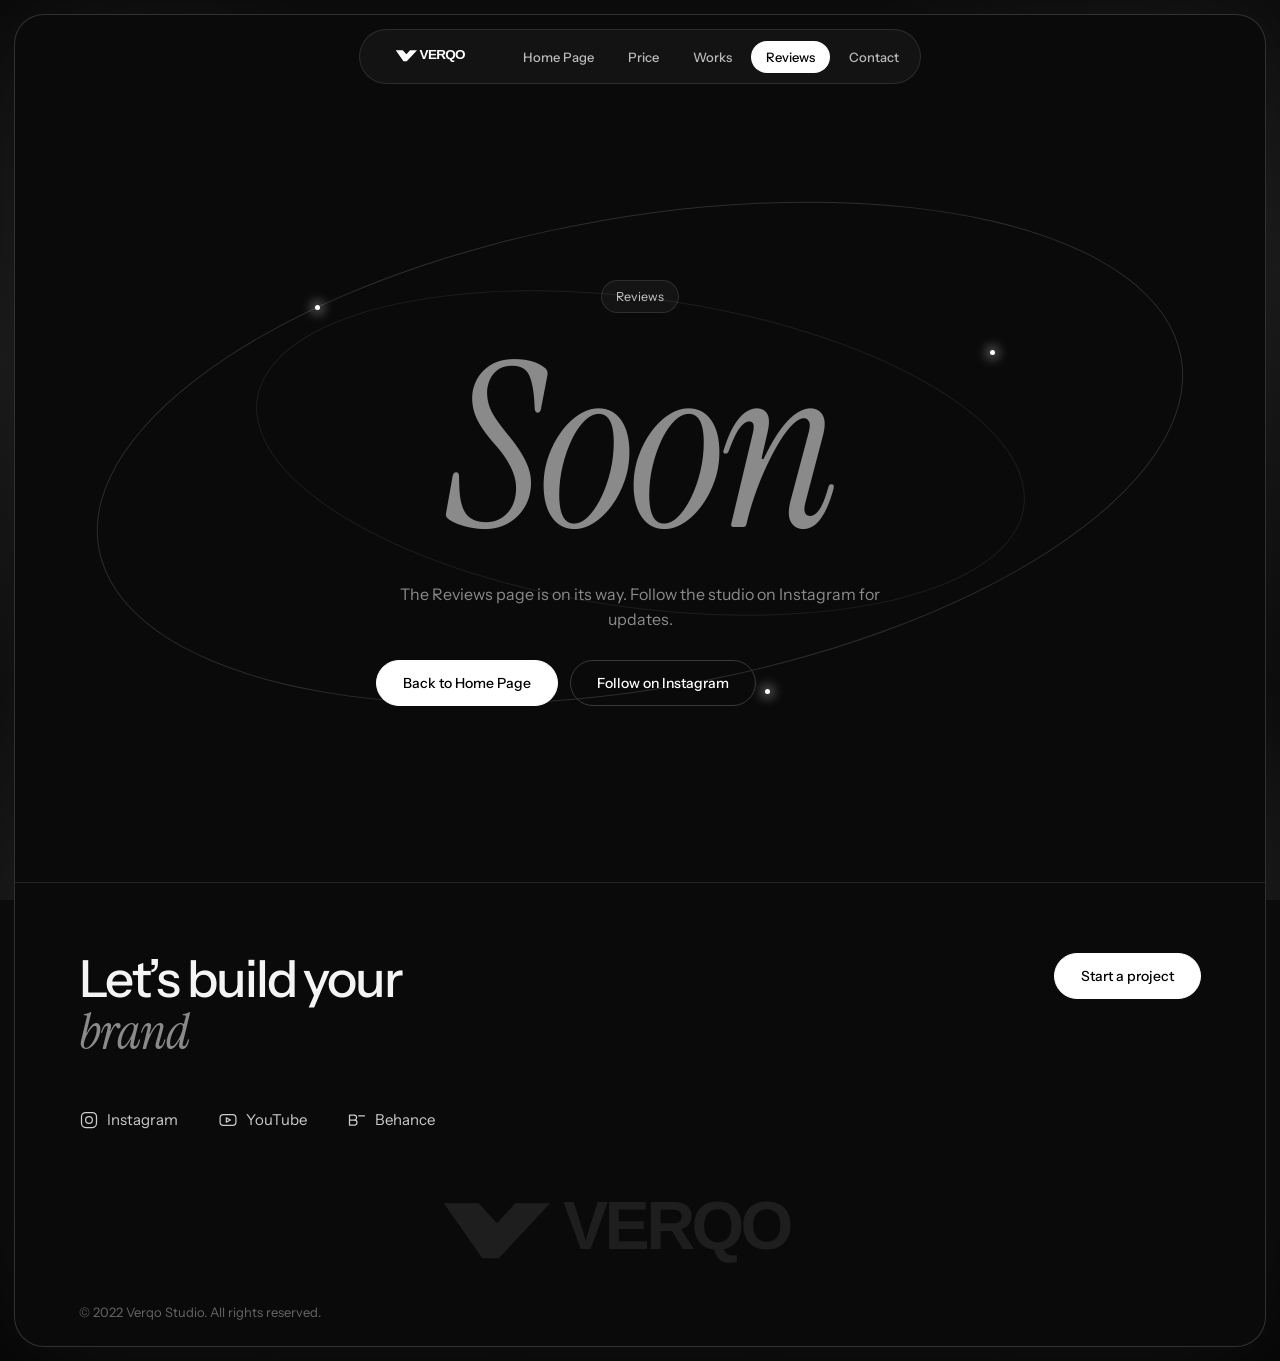
<file: reviews.html>
<!DOCTYPE html><html lang="en"><head><meta charset="utf-8"><meta name="viewport" content="width=device-width, initial-scale=1, viewport-fit=cover"><title>Reviews · Verqo Studio</title><link rel="icon" href="verqo-wordmark.svg"><link rel="preconnect" href="https://fonts.googleapis.com"><link href="https://fonts.googleapis.com/css2?family=Instrument+Sans:wght@400;500;600&family=Instrument+Serif:ital@1&display=swap" rel="stylesheet"><style>
:root{--bg:#050505;--ln:rgba(255,255,255,.11);--mut:#8b8b8b;--gl:rgba(255,255,255,.045);box-sizing:border-box;padding-top:env(safe-area-inset-top,0px);padding-bottom:env(safe-area-inset-bottom,0px)}
*,*::before,*::after{box-sizing:inherit}
html{scroll-behavior:smooth}
body{margin:0;background:var(--bg);color:#f4f4f4;font-family:"Instrument Sans",system-ui,-apple-system,Segoe UI,Arial,sans-serif;line-height:1.55;-webkit-font-smoothing:antialiased;background-image:radial-gradient(ellipse 70% 40% at 50% 105%,rgba(255,255,255,.16),transparent),radial-gradient(ellipse 40% 50% at 0% 40%,rgba(255,255,255,.06),transparent),radial-gradient(ellipse 40% 50% at 100% 30%,rgba(255,255,255,.06),transparent);background-attachment:fixed}
a{color:inherit;text-decoration:none}
:focus-visible{outline:2px solid #fff;outline-offset:3px}
svg{width:20px;height:20px;fill:none;stroke:currentColor;stroke-width:1.5;stroke-linecap:round;stroke-linejoin:round;flex:none}
.hidden{display:none!important}
h1,h2,h3{font-weight:500;letter-spacing:-.04em;line-height:1.02;margin:0}
.it{font-family:"Instrument Serif",Georgia,serif;font-style:italic;font-weight:400;color:#8a8a8a;letter-spacing:-.02em}
.pill{display:inline-flex;gap:8px;align-items:center;border:1px solid var(--ln);background:var(--gl);border-radius:99px;padding:6px 14px;font-size:12.5px;color:#c9c9c9}
.btn{display:inline-flex;align-items:center;justify-content:center;gap:10px;border-radius:99px;padding:13px 26px;font:500 14px "Instrument Sans",sans-serif;border:1px solid #3a3a3a;background:transparent;color:#fff;cursor:pointer;transition:.2s}
.btn:hover{border-color:#fff}
.btn.solid{background:#fff;color:#000;border-color:#fff}.btn.solid:hover{background:#ddd}
.glass{background:linear-gradient(160deg,rgba(255,255,255,.08),rgba(255,255,255,.02));border:1px solid var(--ln);border-radius:20px;backdrop-filter:blur(10px)}
.ic{width:46px;height:46px;border-radius:13px;border:1px solid var(--ln);background:#0c0c0c;display:grid;place-items:center}

/* LOGIN */
#gate{min-height:100vh;display:flex;flex-direction:column;overflow:hidden}
.gm{flex:1;display:grid;grid-template-columns:1fr minmax(340px,35%)}
.gl{position:relative;display:flex;flex-direction:column;justify-content:space-between;padding:36px max(24px,3.5vw) 48px;min-height:calc(100vh - 72px)}
.gl .lg{height:30px;width:auto;align-self:flex-start;position:relative;z-index:6;animation:rise 1s .1s both}
.gl h1{position:relative;z-index:6;font-size:clamp(42px,5.4vw,80px);max-width:7ch;line-height:1}
.cl{position:absolute;left:max(24%,150px);top:5%;width:min(540px,54%);aspect-ratio:1/1.12}
.ci{position:absolute;border-radius:22px;border:1px solid rgba(255,255,255,.2);overflow:hidden;box-shadow:0 30px 60px rgba(0,0,0,.65);rotate:var(--r,0deg);transform:translate3d(calc(var(--mx,0)*var(--k,1)*34px),calc(var(--my,0)*var(--k,1)*34px),0);transition:transform .3s ease-out;animation:fin 1.3s cubic-bezier(.2,.8,.2,1) calc(var(--i)*.12s + .25s) both,bob 7s ease-in-out calc(var(--i)*.6s) infinite}
.ci svg{width:22px;height:22px}
.chip{width:30px;height:30px;border-radius:9px;background:#fff;color:#000;display:grid;place-items:center}.chip svg{width:16px;height:16px}
.cb{left:3%;top:7%;width:13%;aspect-ratio:1;border-radius:50%;background:#fff;color:#000;display:grid;place-items:center;z-index:4}
.cA{left:6%;top:24%;width:46%;height:38%;background:linear-gradient(145deg,#2b2b2b,#080808)}.cA .chip{position:absolute;left:12px;top:12px}
.cA .big{position:absolute;right:14%;bottom:12%;width:34%;height:auto;opacity:.35;stroke-width:1}
.cB{left:36%;top:0;width:54%;height:66%;background:linear-gradient(170deg,#4d4d4d,#0a0a0a 70%);display:grid;place-items:center;z-index:2}
.cB img{width:62%;filter:drop-shadow(0 18px 30px rgba(0,0,0,.6))}
.bar{position:absolute;left:12px;right:12px;top:12px;height:3px;border-radius:9px;background:rgba(255,255,255,.2)}.bar i{display:block;width:40%;height:100%;border-radius:9px;background:#fff}
.tag{position:absolute;right:12px;top:26px;background:rgba(255,255,255,.16);backdrop-filter:blur(8px);border-radius:10px;padding:5px 10px;font-size:12px}
.dots{position:absolute;right:12px;bottom:12px;display:flex;gap:6px}.dots u{width:12px;height:12px;border-radius:50%;border:2px solid #fff}.dots .p{width:40px;border-radius:9px}
.cC{left:20%;top:54%;width:44%;height:38%;background:#efefef;color:#000;z-index:3;padding:12px;display:flex;flex-direction:column;gap:8px;border-color:#fff}
.cC .ph{flex:1;border-radius:10px;background:linear-gradient(160deg,#bdbdbd,#6f6f6f)}.cC i{display:block;height:7px;border-radius:9px;background:#cfcfcf}.cC i+i{width:60%}
.cC .chip{background:#000;color:#fff;width:26px;height:26px}
.cD{left:50%;top:66%;width:28%;aspect-ratio:1;border-radius:50%;background:radial-gradient(circle at 50% 30%,#555,#0a0a0a);border:3px solid #fff;display:grid;place-items:center;z-index:5}.cD img{width:62%}
.cE{right:0;top:56%;width:15%;aspect-ratio:1;border-radius:50%;background:#fff;color:#000;display:grid;place-items:center;z-index:4}.cE svg{fill:#000;stroke:none;width:50%;height:50%}
.rp{border-left:1px solid var(--ln);background:rgba(255,255,255,.018);display:flex;align-items:center;justify-content:center;padding:40px;animation:vin 1.1s .3s cubic-bezier(.2,.7,.2,1) both}
.rp>div,.rp>form{width:100%;max-width:400px}
.av{width:150px;aspect-ratio:1;border-radius:50%;margin:0 auto 22px;background:radial-gradient(circle at 50% 30%,#4d4d4d,#0a0a0a);border:1px solid #333;display:grid;place-items:center;box-shadow:0 0 70px rgba(255,255,255,.1)}.av img{width:60%}
.rp h2{font-size:28px;text-align:center;margin-bottom:6px}.sb{color:var(--mut);font-size:14px;margin:0 0 24px;text-align:center}
.rp .btn{width:100%;padding:14px;margin-bottom:12px;font-size:15px}
.btn.gry{background:#1a1a1a;border-color:#1a1a1a}.btn.gry:hover{background:#262626;border-color:#262626}.btn.out{border-color:#fff}
.gu{display:block;margin:16px auto 0;background:none;border:0;color:#aaa;font:500 14px "Instrument Sans";cursor:pointer}.gu:hover{color:#fff}
.mn{display:block;height:18px;margin:28px auto 0;opacity:.55}
.bk{background:none;border:0;color:#aaa;font:500 13px "Instrument Sans";cursor:pointer;margin-bottom:20px;padding:0}.bk:hover{color:#fff}
.fld{width:100%;background:#0b0b0b;border:1px solid #2a2a2a;border-radius:14px;color:#fff;padding:15px 18px;font:500 15px "Instrument Sans",sans-serif;margin-bottom:12px}.fld:focus{outline:none;border-color:#fff}
.pw{position:relative}.pw button{position:absolute;right:14px;top:14px;background:none;border:0;color:#999;font:500 12px "Instrument Sans";cursor:pointer}
.msg{font-size:12.5px;min-height:18px;margin:0 4px 10px;color:#ff9a9a}
.fp{display:block;text-align:center;font-size:13px;color:#aaa;margin:2px 0 14px;background:none;border:0;width:100%;cursor:pointer;font-family:inherit}
.dv{display:flex;align-items:center;gap:14px;color:#555;font-size:12px;margin:6px 0 16px}.dv::before,.dv::after{content:"";flex:1;height:1px;background:var(--ln)}
.gf{border-top:1px solid var(--ln);display:flex;justify-content:center;flex-wrap:wrap;gap:12px 30px;padding:24px 20px;color:#8b8b8b;font-size:14px}.gf a:hover{color:#fff}
/* SITE */
.frame{margin:14px;border:1px solid rgba(255,255,255,.16);border-radius:30px;background:#0a0a0a;overflow:clip;box-shadow:0 0 140px rgba(255,255,255,.07)}
.nav{position:sticky;top:calc(14px + env(safe-area-inset-top,0px));z-index:30;display:flex;align-items:center;gap:4px;width:fit-content;max-width:calc(100% - 24px);margin:14px auto 0;padding:6px;border:1px solid var(--ln);border-radius:99px;background:rgba(24,24,24,.72);backdrop-filter:blur(16px);overflow-x:auto;scrollbar-width:none}
.nav::-webkit-scrollbar{display:none}
.nav img{height:22px;margin:0 10px}
.nav a,.nav button{white-space:nowrap;padding:8px 15px;border-radius:99px;font:500 13px "Instrument Sans";color:#bbb;background:none;border:0;cursor:pointer;transition:.2s}
.nav a:hover,.nav button:hover{color:#fff}.nav a.on{background:#fff;color:#000}
.nav .so{border-left:1px solid var(--ln);border-radius:0 99px 99px 0;margin-left:4px}
.view{display:none}.view.on{display:block;animation:vin .7s cubic-bezier(.2,.7,.2,1) both}
@keyframes vin{from{opacity:0;transform:translateY(16px);filter:blur(6px)}}
@keyframes rise{from{opacity:0;transform:translateY(40px)}}
@keyframes flt{50%{transform:translateY(-16px) rotate(2deg)}}
.rise{display:block;animation:rise 1s cubic-bezier(.2,.7,.2,1) both;animation-delay:calc(var(--i,0)*.14s + .15s)}
.wrap{max-width:1160px;margin:0 auto;padding:0 max(20px,4vw)}

.hero h1{font-size:clamp(44px,7vw,100px);margin:22px auto}
.hero p{color:var(--mut);max-width:46ch;font-size:18px;margin:0 auto 30px}.hero{position:relative;min-height:94vh;display:grid;place-items:center;text-align:center;padding:120px max(24px,5vw) 80px;overflow:hidden}
.hero::before{content:"";position:absolute;left:50%;top:48%;width:70%;height:50%;transform:translate(-50%,-50%);background:radial-gradient(ellipse,rgba(255,255,255,.1),transparent 70%)}
.hc{position:relative;z-index:2}.hero .row{justify-content:center}
.orb{position:absolute;inset:0;pointer-events:none}
.or{position:absolute;border:1px solid rgba(255,255,255,.14);border-radius:50%}
.o1{width:88%;height:64%;left:6%;top:18%;transform:rotate(-10deg)}.o2{width:62%;height:42%;left:19%;top:29%;transform:rotate(8deg);border-color:rgba(255,255,255,.08)}
.sp{position:absolute;width:5px;height:5px;border-radius:50%;background:#fff;box-shadow:0 0 12px 3px rgba(255,255,255,.5);animation:tw 3s ease-in-out infinite;animation-delay:var(--d)}
@keyframes tw{50%{opacity:.15}}@keyframes bob{50%{translate:0 -12px}}@keyframes fin{from{opacity:0;scale:.3;filter:blur(8px)}}
.dc{position:absolute;border-radius:16px;border:1px solid rgba(255,255,255,.2);overflow:hidden;box-shadow:0 30px 60px rgba(0,0,0,.65);transform:translateY(var(--y,0px)) perspective(700px) rotateY(var(--ry,0deg)) rotate(var(--r,0deg));animation:fin 1.4s cubic-bezier(.2,.8,.2,1) calc(var(--i)*.12s + .5s) both,bob 7s ease-in-out calc(var(--i)*.5s) infinite}
.dk{width:100%;height:100%;background:linear-gradient(145deg,#2a2a2a,#060606);display:flex;flex-direction:column;align-items:center;justify-content:center;gap:7px;padding:12px}
.dk i{display:block;height:5px;width:70%;border-radius:9px;background:#383838}
.dk.lt{background:linear-gradient(145deg,#fff,#cdcdcd)}.dk.lt .aa{font:italic 58px/1 "Instrument Serif",serif;color:#111}.dk.lt i{background:#aaa}
.dk .t{display:flex;gap:5px;align-items:center;width:100%}.dk .t u{width:12px;height:12px;border-radius:50%;background:#ddd}.dk .t i{flex:1;width:auto}
.dk .im{flex:1;width:100%;border-radius:10px;background:linear-gradient(160deg,#444,#0a0a0a)}
.dk.r4{flex-direction:row;padding:10px}.dk.r4 u{flex:1;height:100%;border-radius:8px}.dk.r4 u:nth-child(1){background:#fff}.dk.r4 u:nth-child(2){background:#9a9a9a}.dk.r4 u:nth-child(3){background:#444}.dk.r4 u:nth-child(4){background:#0c0c0c;border:1px solid #333}
#intro{position:fixed;inset:0;z-index:100;background:#000;display:grid;place-items:center;overflow:hidden;transition:opacity 1s,transform 1.3s cubic-bezier(.7,0,.2,1)}
#intro.out{opacity:0;transform:scale(1.8);pointer-events:none}
#intro .rg{position:absolute;width:30vmin;height:30vmin;border-radius:50%;border:1px solid rgba(255,255,255,.4);animation:ring 2.6s var(--d) cubic-bezier(.2,.6,.3,1) both}
@keyframes ring{from{transform:scale(.3);opacity:0}25%{opacity:1}to{transform:scale(4.2);opacity:0}}
.iv{position:relative;display:grid;justify-items:center;gap:3vmin}
.ivm{width:24vmin;animation:ivm 1.6s .2s cubic-bezier(.2,.8,.2,1) both;filter:drop-shadow(0 0 6vmin rgba(255,255,255,.28))}
@keyframes ivm{from{opacity:0;transform:scale(.55) translateY(4vmin);filter:blur(18px)}}
.ivl{width:min(52vmin,320px);animation:ivl 1.3s 1.3s cubic-bezier(.7,0,.2,1) both}
@keyframes ivl{from{clip-path:inset(0 50% 0 50%);opacity:0}to{clip-path:inset(0 0 0 0);opacity:1}}
#intro .sw{position:absolute;left:0;right:0;top:50%;height:1px;background:linear-gradient(90deg,transparent,#fff,transparent);transform:scaleX(0);animation:sw 1.4s 1s ease-in-out both}
@keyframes sw{50%{transform:scaleX(1);opacity:1}to{transform:scaleX(1);opacity:0}}

.row{display:flex;gap:12px;flex-wrap:wrap}
.vw{position:relative;display:grid;place-items:center;aspect-ratio:1}
.vw::before,.vw::after{content:"";position:absolute;border-radius:50%;border:1px solid var(--ln)}
.vw::before{inset:4%}.vw::after{inset:20%;background:radial-gradient(circle,rgba(255,255,255,.14),transparent 70%)}
.vw img{position:relative;width:62%;animation:flt 8s ease-in-out infinite;filter:drop-shadow(0 30px 50px rgba(255,255,255,.14))}
.up{position:relative;min-height:90vh;display:grid;place-items:center;text-align:center;padding:60px 20px;overflow:hidden}
.up h2{font-size:clamp(52px,10vw,150px)}
.fl{position:absolute;display:flex;gap:12px;align-items:center;padding:14px 16px;max-width:230px;text-align:left;transform:translateY(var(--y,0px)) rotate(var(--r,0deg))}
.fl h4{margin:0;font-size:14px;font-weight:600}.fl p{margin:2px 0 0;font-size:12px;color:var(--mut);line-height:1.4}
.fl .ic{width:38px;height:38px;border-radius:11px}.fl.mini{padding:10px 14px;gap:8px;font-size:13px}
.s{padding:100px 0}
.cols{display:grid;grid-template-columns:repeat(4,1fr)}
.cols>div{padding:10px 28px 10px;border-left:1px solid var(--ln)}.cols>div:first-child{border:0}
.cols .ic{margin-bottom:60px}.cols h4{margin:0 0 6px;font-size:19px;font-weight:500}.cols p{margin:0;color:var(--mut);font-size:14px}
.sh{text-align:center;margin-bottom:56px}.sh h2{font-size:clamp(36px,5vw,64px);margin-top:18px}.sh p{color:var(--mut);max-width:50ch;margin:14px auto 0}
.pan{display:grid;grid-template-columns:1fr 1fr;align-items:center;gap:30px;border:1px solid var(--ln);border-radius:28px;padding:clamp(24px,4vw,52px);margin-bottom:18px;background:radial-gradient(ellipse at 100% 100%,#303030,#0b0b0b 60%)}
.pan h3{font-size:clamp(30px,3.6vw,48px);margin:16px 0 14px}.pan p{color:#a5a5a5;max-width:40ch;margin:0 0 24px}
.mk{border:1px solid var(--ln);border-radius:20px;background:#070707;padding:20px;display:grid;gap:12px}
.mk i{display:block;height:8px;border-radius:9px;background:#222}.mk i:nth-child(3){width:70%}.mk i:nth-child(4){width:45%}
.mk img{width:90px;justify-self:center;margin:10px 0}
.pg{position:relative;text-align:center;padding:100px 20px 40px;min-height:46vh;display:grid;place-items:center;overflow:hidden}
.pg h1{font-size:clamp(46px,8vw,116px);margin:18px 0 16px}.pg p{color:var(--mut);max-width:48ch;margin:0 auto}
.g3{display:grid;grid-template-columns:repeat(3,1fr);gap:16px}
.it3{padding:24px}.it3 h4{margin:0 0 6px;font-size:18px;font-weight:500}.it3 p{margin:0;color:var(--mut);font-size:14px}
.pv{aspect-ratio:4/3;border-radius:14px;background:linear-gradient(135deg,#222,#060606);border:1px solid var(--ln);display:grid;place-items:center;margin-bottom:18px}.pv svg{width:34px;height:34px}
.pr{display:flex;justify-content:space-between;align-items:center;margin-top:18px}
.wk{aspect-ratio:4/3;border:1px solid var(--ln);border-radius:20px;padding:22px;display:flex;flex-direction:column;justify-content:flex-end}.wk span{font-size:13px;color:var(--mut)}.wk h4{margin:2px 0 0;font-size:20px;font-weight:500}
.stars{display:flex;gap:3px;margin-bottom:16px}.stars svg{width:16px;height:16px;fill:#fff;stroke:none}
.q{font-size:18px!important;color:#e0e0e0!important;line-height:1.5}
a.it3:hover{border-color:#fff}
footer{padding:70px max(24px,5vw) 24px;border-top:1px solid var(--ln);margin-top:60px}
.ft{display:flex;justify-content:space-between;gap:30px;flex-wrap:wrap}.ft h3{font-size:clamp(28px,4vw,52px);max-width:12ch}
.fs{display:flex;gap:40px;flex-wrap:wrap;margin:50px 0 10px;font-size:15px}.fs a{display:flex;gap:8px;align-items:center;color:#ccc}.fs a:hover{color:#fff}
.wm{display:block;width:min(440px,62%);margin:40px auto 20px;opacity:.08}
.cp{display:flex;justify-content:space-between;flex-wrap:wrap;gap:8px;color:#666;font-size:13px}
@media(max-width:900px){
.gm{grid-template-columns:1fr}.gl{min-height:0;gap:18px;padding:24px 20px}.gl .lg{order:1}.cl{position:relative;left:auto;top:auto;width:min(420px,100%);order:2;margin:0 auto}.gl h1{order:3;max-width:none}.rp{border-left:0;border-top:1px solid var(--ln);padding:32px 20px}
.hero{min-height:90vh;padding:100px 20px 60px}.dc{scale:.62;opacity:.6}.dc.far{display:none}.vw{max-width:340px;margin:0 auto}
.cols,.g3,.pan{grid-template-columns:1fr}.cols>div{border:0;border-top:1px solid var(--ln);padding:22px 4px}.cols .ic{margin-bottom:24px}
.fl.far{display:none}.up{min-height:70vh}.s{padding:64px 0}
}
@media(prefers-reduced-motion:reduce){*{animation:none!important;scroll-behavior:auto!important}}
.soon{min-height:82vh;padding-top:120px}.row.rise{display:flex}</style></head><body><div class="frame"><nav class="nav" aria-label="Main"><a href="index.html" aria-label="Home"><img src="verqo-wordmark.svg" alt="Verqo"></a><a href="index.html">Home Page</a><a href="price.html">Price</a><a href="works.html">Works</a><a class="on" href="reviews.html">Reviews</a><a href="contact.html">Contact</a></nav>
<header class="pg soon"><div class="orb" aria-hidden="true"><i class="or o1"></i><i class="or o2"></i><i class="sp" style="left:24%;top:30%;--d:0s"></i><i class="sp" style="left:78%;top:36%;--d:1s"></i><i class="sp" style="left:60%;top:82%;--d:2s"></i></div><div class="hc"><div class="rise" style="--i:0"><span class="pill">Reviews</span></div><h1 class="rise it" style="--i:1;font-size:clamp(88px,18vw,260px)">Soon</h1><p class="rise" style="--i:2">The Reviews page is on its way. Follow the studio on Instagram for updates.</p><div class="row rise" style="--i:3;margin-top:28px"><a class="btn solid" href="index.html">Back to Home Page</a><a class="btn" href="https://www.instagram.com/verqostudio/" target="_blank" rel="noopener">Follow on Instagram</a></div></div></header>
<footer>
  <div class="ft"><h3>Let’s build your <span class="it">brand</span></h3><a class="btn solid" href="contact.html" style="align-self:flex-start">Start a project</a></div>
  <div class="fs">
    <a href="https://www.instagram.com/verqostudio/" target="_blank" rel="noopener"><svg viewBox="0 0 24 24"><rect x="3" y="3" width="18" height="18" rx="5"/><circle cx="12" cy="12" r="4"/></svg>Instagram</a>
    <a href="https://www.youtube.com/@i7amada" target="_blank" rel="noopener"><svg viewBox="0 0 24 24"><rect x="2.5" y="5.5" width="19" height="13" rx="4"/><path d="m10 9.5 5 2.5-5 2.5z"/></svg>YouTube</a>
    <a href="https://www.behance.net/i7amada" target="_blank" rel="noopener"><svg viewBox="0 0 24 24"><path d="M3 6h5.5a3 3 0 0 1 0 6H3zM3 12h6a3 3 0 0 1 0 6H3zM14 7h7"/></svg>Behance</a>
  </div>
  <img class="wm" src="verqo-wordmark.svg" alt="Verqo Studio">
  <div class="cp"><span>© 2022 Verqo Studio. All rights reserved.</span></div>
</footer></div></body></html>
</file>
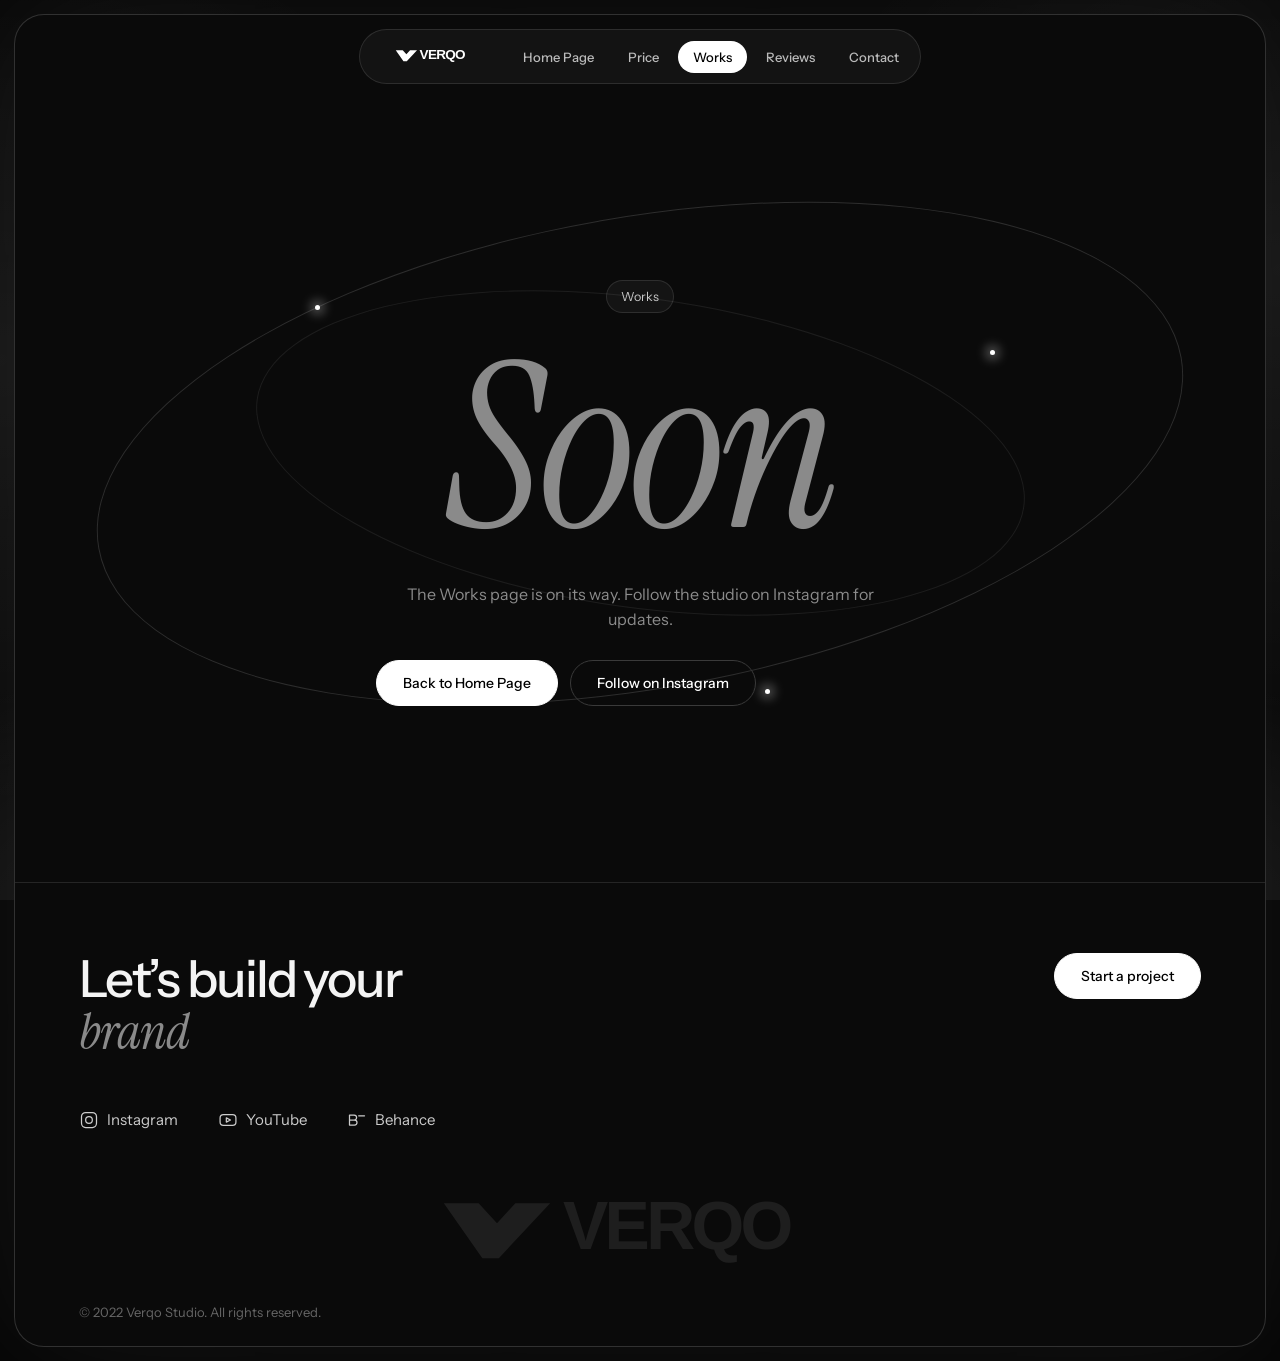
<file: works.html>
<!DOCTYPE html><html lang="en"><head><meta charset="utf-8"><meta name="viewport" content="width=device-width, initial-scale=1, viewport-fit=cover"><title>Works · Verqo Studio</title><link rel="icon" href="verqo-wordmark.svg"><link rel="preconnect" href="https://fonts.googleapis.com"><link href="https://fonts.googleapis.com/css2?family=Instrument+Sans:wght@400;500;600&family=Instrument+Serif:ital@1&display=swap" rel="stylesheet"><style>
:root{--bg:#050505;--ln:rgba(255,255,255,.11);--mut:#8b8b8b;--gl:rgba(255,255,255,.045);box-sizing:border-box;padding-top:env(safe-area-inset-top,0px);padding-bottom:env(safe-area-inset-bottom,0px)}
*,*::before,*::after{box-sizing:inherit}
html{scroll-behavior:smooth}
body{margin:0;background:var(--bg);color:#f4f4f4;font-family:"Instrument Sans",system-ui,-apple-system,Segoe UI,Arial,sans-serif;line-height:1.55;-webkit-font-smoothing:antialiased;background-image:radial-gradient(ellipse 70% 40% at 50% 105%,rgba(255,255,255,.16),transparent),radial-gradient(ellipse 40% 50% at 0% 40%,rgba(255,255,255,.06),transparent),radial-gradient(ellipse 40% 50% at 100% 30%,rgba(255,255,255,.06),transparent);background-attachment:fixed}
a{color:inherit;text-decoration:none}
:focus-visible{outline:2px solid #fff;outline-offset:3px}
svg{width:20px;height:20px;fill:none;stroke:currentColor;stroke-width:1.5;stroke-linecap:round;stroke-linejoin:round;flex:none}
.hidden{display:none!important}
h1,h2,h3{font-weight:500;letter-spacing:-.04em;line-height:1.02;margin:0}
.it{font-family:"Instrument Serif",Georgia,serif;font-style:italic;font-weight:400;color:#8a8a8a;letter-spacing:-.02em}
.pill{display:inline-flex;gap:8px;align-items:center;border:1px solid var(--ln);background:var(--gl);border-radius:99px;padding:6px 14px;font-size:12.5px;color:#c9c9c9}
.btn{display:inline-flex;align-items:center;justify-content:center;gap:10px;border-radius:99px;padding:13px 26px;font:500 14px "Instrument Sans",sans-serif;border:1px solid #3a3a3a;background:transparent;color:#fff;cursor:pointer;transition:.2s}
.btn:hover{border-color:#fff}
.btn.solid{background:#fff;color:#000;border-color:#fff}.btn.solid:hover{background:#ddd}
.glass{background:linear-gradient(160deg,rgba(255,255,255,.08),rgba(255,255,255,.02));border:1px solid var(--ln);border-radius:20px;backdrop-filter:blur(10px)}
.ic{width:46px;height:46px;border-radius:13px;border:1px solid var(--ln);background:#0c0c0c;display:grid;place-items:center}

/* LOGIN */
#gate{min-height:100vh;display:flex;flex-direction:column;overflow:hidden}
.gm{flex:1;display:grid;grid-template-columns:1fr minmax(340px,35%)}
.gl{position:relative;display:flex;flex-direction:column;justify-content:space-between;padding:36px max(24px,3.5vw) 48px;min-height:calc(100vh - 72px)}
.gl .lg{height:30px;width:auto;align-self:flex-start;position:relative;z-index:6;animation:rise 1s .1s both}
.gl h1{position:relative;z-index:6;font-size:clamp(42px,5.4vw,80px);max-width:7ch;line-height:1}
.cl{position:absolute;left:max(24%,150px);top:5%;width:min(540px,54%);aspect-ratio:1/1.12}
.ci{position:absolute;border-radius:22px;border:1px solid rgba(255,255,255,.2);overflow:hidden;box-shadow:0 30px 60px rgba(0,0,0,.65);rotate:var(--r,0deg);transform:translate3d(calc(var(--mx,0)*var(--k,1)*34px),calc(var(--my,0)*var(--k,1)*34px),0);transition:transform .3s ease-out;animation:fin 1.3s cubic-bezier(.2,.8,.2,1) calc(var(--i)*.12s + .25s) both,bob 7s ease-in-out calc(var(--i)*.6s) infinite}
.ci svg{width:22px;height:22px}
.chip{width:30px;height:30px;border-radius:9px;background:#fff;color:#000;display:grid;place-items:center}.chip svg{width:16px;height:16px}
.cb{left:3%;top:7%;width:13%;aspect-ratio:1;border-radius:50%;background:#fff;color:#000;display:grid;place-items:center;z-index:4}
.cA{left:6%;top:24%;width:46%;height:38%;background:linear-gradient(145deg,#2b2b2b,#080808)}.cA .chip{position:absolute;left:12px;top:12px}
.cA .big{position:absolute;right:14%;bottom:12%;width:34%;height:auto;opacity:.35;stroke-width:1}
.cB{left:36%;top:0;width:54%;height:66%;background:linear-gradient(170deg,#4d4d4d,#0a0a0a 70%);display:grid;place-items:center;z-index:2}
.cB img{width:62%;filter:drop-shadow(0 18px 30px rgba(0,0,0,.6))}
.bar{position:absolute;left:12px;right:12px;top:12px;height:3px;border-radius:9px;background:rgba(255,255,255,.2)}.bar i{display:block;width:40%;height:100%;border-radius:9px;background:#fff}
.tag{position:absolute;right:12px;top:26px;background:rgba(255,255,255,.16);backdrop-filter:blur(8px);border-radius:10px;padding:5px 10px;font-size:12px}
.dots{position:absolute;right:12px;bottom:12px;display:flex;gap:6px}.dots u{width:12px;height:12px;border-radius:50%;border:2px solid #fff}.dots .p{width:40px;border-radius:9px}
.cC{left:20%;top:54%;width:44%;height:38%;background:#efefef;color:#000;z-index:3;padding:12px;display:flex;flex-direction:column;gap:8px;border-color:#fff}
.cC .ph{flex:1;border-radius:10px;background:linear-gradient(160deg,#bdbdbd,#6f6f6f)}.cC i{display:block;height:7px;border-radius:9px;background:#cfcfcf}.cC i+i{width:60%}
.cC .chip{background:#000;color:#fff;width:26px;height:26px}
.cD{left:50%;top:66%;width:28%;aspect-ratio:1;border-radius:50%;background:radial-gradient(circle at 50% 30%,#555,#0a0a0a);border:3px solid #fff;display:grid;place-items:center;z-index:5}.cD img{width:62%}
.cE{right:0;top:56%;width:15%;aspect-ratio:1;border-radius:50%;background:#fff;color:#000;display:grid;place-items:center;z-index:4}.cE svg{fill:#000;stroke:none;width:50%;height:50%}
.rp{border-left:1px solid var(--ln);background:rgba(255,255,255,.018);display:flex;align-items:center;justify-content:center;padding:40px;animation:vin 1.1s .3s cubic-bezier(.2,.7,.2,1) both}
.rp>div,.rp>form{width:100%;max-width:400px}
.av{width:150px;aspect-ratio:1;border-radius:50%;margin:0 auto 22px;background:radial-gradient(circle at 50% 30%,#4d4d4d,#0a0a0a);border:1px solid #333;display:grid;place-items:center;box-shadow:0 0 70px rgba(255,255,255,.1)}.av img{width:60%}
.rp h2{font-size:28px;text-align:center;margin-bottom:6px}.sb{color:var(--mut);font-size:14px;margin:0 0 24px;text-align:center}
.rp .btn{width:100%;padding:14px;margin-bottom:12px;font-size:15px}
.btn.gry{background:#1a1a1a;border-color:#1a1a1a}.btn.gry:hover{background:#262626;border-color:#262626}.btn.out{border-color:#fff}
.gu{display:block;margin:16px auto 0;background:none;border:0;color:#aaa;font:500 14px "Instrument Sans";cursor:pointer}.gu:hover{color:#fff}
.mn{display:block;height:18px;margin:28px auto 0;opacity:.55}
.bk{background:none;border:0;color:#aaa;font:500 13px "Instrument Sans";cursor:pointer;margin-bottom:20px;padding:0}.bk:hover{color:#fff}
.fld{width:100%;background:#0b0b0b;border:1px solid #2a2a2a;border-radius:14px;color:#fff;padding:15px 18px;font:500 15px "Instrument Sans",sans-serif;margin-bottom:12px}.fld:focus{outline:none;border-color:#fff}
.pw{position:relative}.pw button{position:absolute;right:14px;top:14px;background:none;border:0;color:#999;font:500 12px "Instrument Sans";cursor:pointer}
.msg{font-size:12.5px;min-height:18px;margin:0 4px 10px;color:#ff9a9a}
.fp{display:block;text-align:center;font-size:13px;color:#aaa;margin:2px 0 14px;background:none;border:0;width:100%;cursor:pointer;font-family:inherit}
.dv{display:flex;align-items:center;gap:14px;color:#555;font-size:12px;margin:6px 0 16px}.dv::before,.dv::after{content:"";flex:1;height:1px;background:var(--ln)}
.gf{border-top:1px solid var(--ln);display:flex;justify-content:center;flex-wrap:wrap;gap:12px 30px;padding:24px 20px;color:#8b8b8b;font-size:14px}.gf a:hover{color:#fff}
/* SITE */
.frame{margin:14px;border:1px solid rgba(255,255,255,.16);border-radius:30px;background:#0a0a0a;overflow:clip;box-shadow:0 0 140px rgba(255,255,255,.07)}
.nav{position:sticky;top:calc(14px + env(safe-area-inset-top,0px));z-index:30;display:flex;align-items:center;gap:4px;width:fit-content;max-width:calc(100% - 24px);margin:14px auto 0;padding:6px;border:1px solid var(--ln);border-radius:99px;background:rgba(24,24,24,.72);backdrop-filter:blur(16px);overflow-x:auto;scrollbar-width:none}
.nav::-webkit-scrollbar{display:none}
.nav img{height:22px;margin:0 10px}
.nav a,.nav button{white-space:nowrap;padding:8px 15px;border-radius:99px;font:500 13px "Instrument Sans";color:#bbb;background:none;border:0;cursor:pointer;transition:.2s}
.nav a:hover,.nav button:hover{color:#fff}.nav a.on{background:#fff;color:#000}
.nav .so{border-left:1px solid var(--ln);border-radius:0 99px 99px 0;margin-left:4px}
.view{display:none}.view.on{display:block;animation:vin .7s cubic-bezier(.2,.7,.2,1) both}
@keyframes vin{from{opacity:0;transform:translateY(16px);filter:blur(6px)}}
@keyframes rise{from{opacity:0;transform:translateY(40px)}}
@keyframes flt{50%{transform:translateY(-16px) rotate(2deg)}}
.rise{display:block;animation:rise 1s cubic-bezier(.2,.7,.2,1) both;animation-delay:calc(var(--i,0)*.14s + .15s)}
.wrap{max-width:1160px;margin:0 auto;padding:0 max(20px,4vw)}

.hero h1{font-size:clamp(44px,7vw,100px);margin:22px auto}
.hero p{color:var(--mut);max-width:46ch;font-size:18px;margin:0 auto 30px}.hero{position:relative;min-height:94vh;display:grid;place-items:center;text-align:center;padding:120px max(24px,5vw) 80px;overflow:hidden}
.hero::before{content:"";position:absolute;left:50%;top:48%;width:70%;height:50%;transform:translate(-50%,-50%);background:radial-gradient(ellipse,rgba(255,255,255,.1),transparent 70%)}
.hc{position:relative;z-index:2}.hero .row{justify-content:center}
.orb{position:absolute;inset:0;pointer-events:none}
.or{position:absolute;border:1px solid rgba(255,255,255,.14);border-radius:50%}
.o1{width:88%;height:64%;left:6%;top:18%;transform:rotate(-10deg)}.o2{width:62%;height:42%;left:19%;top:29%;transform:rotate(8deg);border-color:rgba(255,255,255,.08)}
.sp{position:absolute;width:5px;height:5px;border-radius:50%;background:#fff;box-shadow:0 0 12px 3px rgba(255,255,255,.5);animation:tw 3s ease-in-out infinite;animation-delay:var(--d)}
@keyframes tw{50%{opacity:.15}}@keyframes bob{50%{translate:0 -12px}}@keyframes fin{from{opacity:0;scale:.3;filter:blur(8px)}}
.dc{position:absolute;border-radius:16px;border:1px solid rgba(255,255,255,.2);overflow:hidden;box-shadow:0 30px 60px rgba(0,0,0,.65);transform:translateY(var(--y,0px)) perspective(700px) rotateY(var(--ry,0deg)) rotate(var(--r,0deg));animation:fin 1.4s cubic-bezier(.2,.8,.2,1) calc(var(--i)*.12s + .5s) both,bob 7s ease-in-out calc(var(--i)*.5s) infinite}
.dk{width:100%;height:100%;background:linear-gradient(145deg,#2a2a2a,#060606);display:flex;flex-direction:column;align-items:center;justify-content:center;gap:7px;padding:12px}
.dk i{display:block;height:5px;width:70%;border-radius:9px;background:#383838}
.dk.lt{background:linear-gradient(145deg,#fff,#cdcdcd)}.dk.lt .aa{font:italic 58px/1 "Instrument Serif",serif;color:#111}.dk.lt i{background:#aaa}
.dk .t{display:flex;gap:5px;align-items:center;width:100%}.dk .t u{width:12px;height:12px;border-radius:50%;background:#ddd}.dk .t i{flex:1;width:auto}
.dk .im{flex:1;width:100%;border-radius:10px;background:linear-gradient(160deg,#444,#0a0a0a)}
.dk.r4{flex-direction:row;padding:10px}.dk.r4 u{flex:1;height:100%;border-radius:8px}.dk.r4 u:nth-child(1){background:#fff}.dk.r4 u:nth-child(2){background:#9a9a9a}.dk.r4 u:nth-child(3){background:#444}.dk.r4 u:nth-child(4){background:#0c0c0c;border:1px solid #333}
#intro{position:fixed;inset:0;z-index:100;background:#000;display:grid;place-items:center;overflow:hidden;transition:opacity 1s,transform 1.3s cubic-bezier(.7,0,.2,1)}
#intro.out{opacity:0;transform:scale(1.8);pointer-events:none}
#intro .rg{position:absolute;width:30vmin;height:30vmin;border-radius:50%;border:1px solid rgba(255,255,255,.4);animation:ring 2.6s var(--d) cubic-bezier(.2,.6,.3,1) both}
@keyframes ring{from{transform:scale(.3);opacity:0}25%{opacity:1}to{transform:scale(4.2);opacity:0}}
.iv{position:relative;display:grid;justify-items:center;gap:3vmin}
.ivm{width:24vmin;animation:ivm 1.6s .2s cubic-bezier(.2,.8,.2,1) both;filter:drop-shadow(0 0 6vmin rgba(255,255,255,.28))}
@keyframes ivm{from{opacity:0;transform:scale(.55) translateY(4vmin);filter:blur(18px)}}
.ivl{width:min(52vmin,320px);animation:ivl 1.3s 1.3s cubic-bezier(.7,0,.2,1) both}
@keyframes ivl{from{clip-path:inset(0 50% 0 50%);opacity:0}to{clip-path:inset(0 0 0 0);opacity:1}}
#intro .sw{position:absolute;left:0;right:0;top:50%;height:1px;background:linear-gradient(90deg,transparent,#fff,transparent);transform:scaleX(0);animation:sw 1.4s 1s ease-in-out both}
@keyframes sw{50%{transform:scaleX(1);opacity:1}to{transform:scaleX(1);opacity:0}}

.row{display:flex;gap:12px;flex-wrap:wrap}
.vw{position:relative;display:grid;place-items:center;aspect-ratio:1}
.vw::before,.vw::after{content:"";position:absolute;border-radius:50%;border:1px solid var(--ln)}
.vw::before{inset:4%}.vw::after{inset:20%;background:radial-gradient(circle,rgba(255,255,255,.14),transparent 70%)}
.vw img{position:relative;width:62%;animation:flt 8s ease-in-out infinite;filter:drop-shadow(0 30px 50px rgba(255,255,255,.14))}
.up{position:relative;min-height:90vh;display:grid;place-items:center;text-align:center;padding:60px 20px;overflow:hidden}
.up h2{font-size:clamp(52px,10vw,150px)}
.fl{position:absolute;display:flex;gap:12px;align-items:center;padding:14px 16px;max-width:230px;text-align:left;transform:translateY(var(--y,0px)) rotate(var(--r,0deg))}
.fl h4{margin:0;font-size:14px;font-weight:600}.fl p{margin:2px 0 0;font-size:12px;color:var(--mut);line-height:1.4}
.fl .ic{width:38px;height:38px;border-radius:11px}.fl.mini{padding:10px 14px;gap:8px;font-size:13px}
.s{padding:100px 0}
.cols{display:grid;grid-template-columns:repeat(4,1fr)}
.cols>div{padding:10px 28px 10px;border-left:1px solid var(--ln)}.cols>div:first-child{border:0}
.cols .ic{margin-bottom:60px}.cols h4{margin:0 0 6px;font-size:19px;font-weight:500}.cols p{margin:0;color:var(--mut);font-size:14px}
.sh{text-align:center;margin-bottom:56px}.sh h2{font-size:clamp(36px,5vw,64px);margin-top:18px}.sh p{color:var(--mut);max-width:50ch;margin:14px auto 0}
.pan{display:grid;grid-template-columns:1fr 1fr;align-items:center;gap:30px;border:1px solid var(--ln);border-radius:28px;padding:clamp(24px,4vw,52px);margin-bottom:18px;background:radial-gradient(ellipse at 100% 100%,#303030,#0b0b0b 60%)}
.pan h3{font-size:clamp(30px,3.6vw,48px);margin:16px 0 14px}.pan p{color:#a5a5a5;max-width:40ch;margin:0 0 24px}
.mk{border:1px solid var(--ln);border-radius:20px;background:#070707;padding:20px;display:grid;gap:12px}
.mk i{display:block;height:8px;border-radius:9px;background:#222}.mk i:nth-child(3){width:70%}.mk i:nth-child(4){width:45%}
.mk img{width:90px;justify-self:center;margin:10px 0}
.pg{position:relative;text-align:center;padding:100px 20px 40px;min-height:46vh;display:grid;place-items:center;overflow:hidden}
.pg h1{font-size:clamp(46px,8vw,116px);margin:18px 0 16px}.pg p{color:var(--mut);max-width:48ch;margin:0 auto}
.g3{display:grid;grid-template-columns:repeat(3,1fr);gap:16px}
.it3{padding:24px}.it3 h4{margin:0 0 6px;font-size:18px;font-weight:500}.it3 p{margin:0;color:var(--mut);font-size:14px}
.pv{aspect-ratio:4/3;border-radius:14px;background:linear-gradient(135deg,#222,#060606);border:1px solid var(--ln);display:grid;place-items:center;margin-bottom:18px}.pv svg{width:34px;height:34px}
.pr{display:flex;justify-content:space-between;align-items:center;margin-top:18px}
.wk{aspect-ratio:4/3;border:1px solid var(--ln);border-radius:20px;padding:22px;display:flex;flex-direction:column;justify-content:flex-end}.wk span{font-size:13px;color:var(--mut)}.wk h4{margin:2px 0 0;font-size:20px;font-weight:500}
.stars{display:flex;gap:3px;margin-bottom:16px}.stars svg{width:16px;height:16px;fill:#fff;stroke:none}
.q{font-size:18px!important;color:#e0e0e0!important;line-height:1.5}
a.it3:hover{border-color:#fff}
footer{padding:70px max(24px,5vw) 24px;border-top:1px solid var(--ln);margin-top:60px}
.ft{display:flex;justify-content:space-between;gap:30px;flex-wrap:wrap}.ft h3{font-size:clamp(28px,4vw,52px);max-width:12ch}
.fs{display:flex;gap:40px;flex-wrap:wrap;margin:50px 0 10px;font-size:15px}.fs a{display:flex;gap:8px;align-items:center;color:#ccc}.fs a:hover{color:#fff}
.wm{display:block;width:min(440px,62%);margin:40px auto 20px;opacity:.08}
.cp{display:flex;justify-content:space-between;flex-wrap:wrap;gap:8px;color:#666;font-size:13px}
@media(max-width:900px){
.gm{grid-template-columns:1fr}.gl{min-height:0;gap:18px;padding:24px 20px}.gl .lg{order:1}.cl{position:relative;left:auto;top:auto;width:min(420px,100%);order:2;margin:0 auto}.gl h1{order:3;max-width:none}.rp{border-left:0;border-top:1px solid var(--ln);padding:32px 20px}
.hero{min-height:90vh;padding:100px 20px 60px}.dc{scale:.62;opacity:.6}.dc.far{display:none}.vw{max-width:340px;margin:0 auto}
.cols,.g3,.pan{grid-template-columns:1fr}.cols>div{border:0;border-top:1px solid var(--ln);padding:22px 4px}.cols .ic{margin-bottom:24px}
.fl.far{display:none}.up{min-height:70vh}.s{padding:64px 0}
}
@media(prefers-reduced-motion:reduce){*{animation:none!important;scroll-behavior:auto!important}}
.soon{min-height:82vh;padding-top:120px}.row.rise{display:flex}</style></head><body><div class="frame"><nav class="nav" aria-label="Main"><a href="index.html" aria-label="Home"><img src="verqo-wordmark.svg" alt="Verqo"></a><a href="index.html">Home Page</a><a href="price.html">Price</a><a class="on" href="works.html">Works</a><a href="reviews.html">Reviews</a><a href="contact.html">Contact</a></nav>
<header class="pg soon"><div class="orb" aria-hidden="true"><i class="or o1"></i><i class="or o2"></i><i class="sp" style="left:24%;top:30%;--d:0s"></i><i class="sp" style="left:78%;top:36%;--d:1s"></i><i class="sp" style="left:60%;top:82%;--d:2s"></i></div><div class="hc"><div class="rise" style="--i:0"><span class="pill">Works</span></div><h1 class="rise it" style="--i:1;font-size:clamp(88px,18vw,260px)">Soon</h1><p class="rise" style="--i:2">The Works page is on its way. Follow the studio on Instagram for updates.</p><div class="row rise" style="--i:3;margin-top:28px"><a class="btn solid" href="index.html">Back to Home Page</a><a class="btn" href="https://www.instagram.com/verqostudio/" target="_blank" rel="noopener">Follow on Instagram</a></div></div></header>
<footer>
  <div class="ft"><h3>Let’s build your <span class="it">brand</span></h3><a class="btn solid" href="contact.html" style="align-self:flex-start">Start a project</a></div>
  <div class="fs">
    <a href="https://www.instagram.com/verqostudio/" target="_blank" rel="noopener"><svg viewBox="0 0 24 24"><rect x="3" y="3" width="18" height="18" rx="5"/><circle cx="12" cy="12" r="4"/></svg>Instagram</a>
    <a href="https://www.youtube.com/@i7amada" target="_blank" rel="noopener"><svg viewBox="0 0 24 24"><rect x="2.5" y="5.5" width="19" height="13" rx="4"/><path d="m10 9.5 5 2.5-5 2.5z"/></svg>YouTube</a>
    <a href="https://www.behance.net/i7amada" target="_blank" rel="noopener"><svg viewBox="0 0 24 24"><path d="M3 6h5.5a3 3 0 0 1 0 6H3zM3 12h6a3 3 0 0 1 0 6H3zM14 7h7"/></svg>Behance</a>
  </div>
  <img class="wm" src="verqo-wordmark.svg" alt="Verqo Studio">
  <div class="cp"><span>© 2022 Verqo Studio. All rights reserved.</span></div>
</footer></div></body></html>
</file>
<file: assets/subpages.css>
:root{--bg:#fafafa;--fg:#111;--accent:#43474f;--line:#ddd;--soft:#f0f1f2;--rad:20px}
*{box-sizing:border-box}html{scroll-behavior:smooth}body{margin:0;background:var(--bg);color:var(--fg);font-family:Cairo,system-ui,Arial,sans-serif;line-height:1.65}a{color:inherit;text-decoration:none}button,input,textarea,select{font:inherit}button{cursor:pointer}button:focus-visible,a:focus-visible,input:focus-visible,textarea:focus-visible{outline:3px solid #79818c;outline-offset:3px}.wrap{width:min(1180px,calc(100% - 32px));margin:auto}
.site-head{background:#090909;color:#fff;position:sticky;top:0;z-index:50;border-bottom:2px solid #43474f}.head-inner{min-height:76px;display:flex;align-items:center;justify-content:space-between;gap:16px}.logo{height:39px;width:160px;object-fit:contain;object-position:center}nav{display:flex;flex-wrap:wrap;align-items:center;gap:19px;font-size:13px;font-weight:700}nav a:hover{color:#ccd0d5}.active-link{background:#43474f;border-radius:999px;padding:8px 16px}.head-lang{border:1px solid #666;padding:6px 12px;border-radius:999px;font-size:12px}
.masthead{background:#111;color:white;padding:64px 0 75px}.kicker{font-size:12px;letter-spacing:.18em;color:#bbb;text-transform:uppercase}.masthead h1{font-size:clamp(35px,6vw,68px);margin:12px 0;letter-spacing:-.055em;line-height:1.25}.masthead p{max-width:660px;margin:0;color:#ccc}.crumb{display:flex;align-items:center;gap:10px;font-size:12px;color:#bbb}.crumb a:hover{text-decoration:underline}
.main-area{padding:48px 0 110px}.section-head{display:flex;justify-content:space-between;gap:16px;align-items:end;margin:24px 0 18px}.section-head h2{font-size:clamp(24px,3vw,34px);margin:0}.section-head p{margin:0;color:#777;font-size:13px}.tabs{display:flex;gap:8px;flex-wrap:wrap;margin-bottom:26px}.tab{border:1px solid #cdd0d3;background:white;color:#111;padding:10px 17px;border-radius:999px;font-weight:700;font-size:13px}.tab.active,.tab:hover{background:#43474f;border-color:#43474f;color:#fff}.group{margin:30px 0 44px}.group>.section-head{margin-bottom:16px}.cards{display:grid;grid-template-columns:repeat(3,minmax(0,1fr));gap:14px}.cards.two{grid-template-columns:repeat(2,minmax(0,1fr))}.price-card{border:1px solid #ddd;background:white;border-radius:22px;padding:23px;display:flex;flex-direction:column;min-height:288px;box-shadow:0 8px 32px #11111106;transition:transform .3s,border-color .3s}.price-card:hover{transform:translateY(-5px);border-color:#43474f}.price-card h3{font-size:20px;margin:0 0 8px}.price-card p{font-size:12px;color:#616161;margin:0 0 18px;line-height:1.8;flex:1}.price{font-size:31px;font-weight:900;letter-spacing:-.05em;line-height:1.3;white-space:nowrap}.currency-small{font-size:12px;color:#666;margin-bottom:12px}.tag{font-size:11px;font-weight:700;color:#43474f}.cta{background:#111;color:white;display:inline-flex;align-items:center;justify-content:center;gap:8px;border:1px solid #111;border-radius:12px;padding:12px 16px;font-weight:800;transition:.2s}.cta:hover{background:#43474f;border-color:#43474f}.cta.light{color:#111;background:#fff}.cta.light:hover{color:#fff;background:#43474f}.foot{background:#090909;color:#bbb;padding:35px 0}.foot-inner{display:flex;justify-content:space-between;gap:24px;align-items:center;flex-wrap:wrap;font-size:12px}.foot a:hover{text-decoration:underline}.note{background:#f0f1f2;border:1px solid #dadee2;padding:16px 20px;color:#565b61;border-radius:14px;font-size:13px;line-height:1.8}
/* Request page */
.req-layout{display:grid;grid-template-columns:minmax(0,1.55fr) minmax(300px,.8fr);gap:20px;align-items:start}.req-panel{border:1px solid #e1e1e1;border-radius:22px;background:white;padding:24px;min-width:0}.req-panel h2{font-size:23px;margin:0 0 6px}.req-panel>.muted{color:#777;font-size:13px;margin:0 0 20px}.req-group{border-top:1px solid #e7e7e7;padding:20px 0}.req-group h3{margin:0 0 4px;font-size:17px}.req-group p{font-size:12px;color:#777;margin:0 0 12px}.req-option{display:flex;align-items:center;gap:12px;padding:12px 0;border-bottom:1px solid #eee}.req-option:last-child{border-bottom:0}.req-option input[type=checkbox]{width:20px;height:20px;accent-color:#43474f;flex:none}.req-option .opt-text{flex:1;min-width:0}.req-option .opt-text strong{display:block;font-size:13px}.req-option .opt-text small{color:#777;font-size:11px;display:block}.req-option .opt-price{white-space:nowrap;font-size:13px;font-weight:800;direction:ltr}.req-option .counter{display:flex;align-items:center;border:1px solid #d5d5d5;border-radius:10px;overflow:hidden;flex:none}.req-option .counter button{border:0;background:#f0f1f2;width:29px;height:32px;font-size:16px}.req-option .counter output{display:grid;place-items:center;min-width:29px;font-size:13px}.req-option:has(input:not(:checked)) .counter{opacity:.4;pointer-events:none}.quote-line{border-bottom:1px solid #e3e3e3;padding:12px 0;display:flex;justify-content:space-between;gap:10px;align-items:flex-start;font-size:13px}.quote-line em{font-style:normal;color:#676767;font-size:11px}.total{display:flex;justify-content:space-between;gap:8px;align-items:center;border-top:2px solid #111;padding-top:17px;margin-top:16px}.total strong{font-size:29px;white-space:nowrap;direction:ltr}.summary{position:sticky;top:97px}.summary .small-muted{color:#777;font-size:12px}.form-grid{display:grid;grid-template-columns:1fr 1fr;gap:12px}.field{display:flex;flex-direction:column;gap:5px;margin-bottom:14px}.field label{font-size:13px;font-weight:700}.field input,.field textarea{width:100%;border:1px solid #d3d3d3;border-radius:11px;background:#fff;padding:12px;color:#111;outline-color:#43474f}.field textarea{min-height:100px;resize:vertical}.req-submit{width:100%;margin-top:10px}.warn{font-size:12px;color:#665c48;background:#fff6e5;padding:13px;border-radius:10px;line-height:1.8}.tiny{font-size:11px;color:#888;line-height:1.7}
@media(max-width:900px){nav{gap:10px}.req-layout{grid-template-columns:1fr}.summary{position:static}}
@media(max-width:700px){.head-inner{min-height:68px}.logo{width:105px;height:30px}nav{font-size:11px;gap:7px}.head-lang{padding:4px 8px}.masthead{padding:44px 0 56px}.main-area{padding:32px 0 64px}.cards,.cards.two{grid-template-columns:repeat(2,minmax(0,1fr))}.price-card{padding:14px;border-radius:15px;min-height:255px}.price-card h3{font-size:16px}.price{font-size:clamp(18px,5vw,26px)}.price-card p{font-size:11px}.cta{padding:10px 12px;font-size:12px}.req-panel{padding:15px;border-radius:16px}.req-option{flex-wrap:wrap;gap:8px}.req-option .opt-text{min-width:calc(100% - 35px)}.req-option .opt-price{margin-inline-start:auto}.form-grid{grid-template-columns:1fr}.section-head{align-items:start}}
@media(max-width:360px){.cards,.cards.two{gap:8px}.price-card{padding:11px}.price-card h3{font-size:14px}}
@media(prefers-reduced-motion:reduce){html{scroll-behavior:auto}*,*::before,*::after{transition:none!important}}

/* VERQO special pages: gold and mauve cinematic identity */
:root{--accent:#c8a657;--mauve:#735b8b;--soft:#f6f3f8}
.site-head{border-bottom:2px solid #c8a657}
.active-link,.tab.active,.tab:hover{background:#735b8b;border-color:#735b8b;color:#fff}
.head-lang:hover,nav a:hover{color:#e8d5a0}
.tag,.kicker{color:#c8a657}
.price-card:hover{border-color:#735b8b}
.cta:hover,.cta.light:hover{background:#735b8b;border-color:#735b8b}
.req-option input[type=checkbox]{accent-color:#735b8b}
.field input:focus,.field textarea:focus{outline-color:#735b8b}
/* Real video runs behind the masthead; content remains fully readable. */
.masthead{position:relative;isolation:isolate;overflow:hidden;background:#151018;min-height:clamp(260px,32vw,440px);display:flex;align-items:center}
.masthead>.wrap{position:relative;z-index:3;width:min(1180px,calc(100% - 32px))}
.masthead .page-hero-video{position:absolute;inset:0;width:100%;height:100%;object-fit:cover;object-position:center;z-index:-2;opacity:.85}
.masthead::after{content:"";position:absolute;inset:0;z-index:-1;background:linear-gradient(90deg,#0a090de8 0%,#251a2caa 54%,#09080bc9 100%);pointer-events:none}
.masthead h1{text-shadow:0 2px 15px #0008}.masthead p{color:#eee!important}
.masthead .kicker{color:#e8d5a0}
.masthead .crumb{color:#eee}
.price-card,.req-panel{box-shadow:0 12px 40px #241b3010}
@media(max-width:650px){.masthead{min-height:300px;padding:55px 0 55px}.masthead .page-hero-video{object-position:center}.masthead::after{background:linear-gradient(90deg,#09070cdd,#1d1421c4)}.head-inner{gap:10px}}

/* Glass navigation over expanded cinematic video masthead */
.site-head{position:absolute;top:0;left:0;right:0;z-index:60;background:rgba(10,8,14,.43)!important;backdrop-filter:blur(14px);-webkit-backdrop-filter:blur(14px);border-bottom:1px solid rgba(200,166,87,.75)!important;transition:background .25s ease}
.site-head:hover,.site-head:focus-within{background:rgba(10,8,14,.68)!important}
.masthead{min-height:clamp(425px,44vw,620px)!important;padding:140px 0 105px!important}
.masthead>.wrap{z-index:2}
.masthead .page-hero-video{opacity:1!important;object-position:center 45%}
.masthead::after{background:linear-gradient(90deg,#08060add 0%,#170d20aa 56%,#09050bcc 100%)!important}
/* Gold center package for rate card groups with three items */
.cards:not(.two) .price-card:nth-child(2){background:linear-gradient(155deg,#f5e2b2,#caa45a)!important;border-color:#bd9149!important;color:#12100a!important;box-shadow:0 20px 42px #9c763725!important}
.cards:not(.two) .price-card:nth-child(2) :is(h3,.tag,.price,.currency-small,p){color:#15110a!important}
.cards:not(.two) .price-card:nth-child(2) .cta{background:#111!important;color:#fff!important;border-color:#111!important}
.cards:not(.two) .price-card:nth-child(2) .cta:hover{background:#735b8b!important;border-color:#735b8b!important}
@media(max-width:700px){.masthead{min-height:410px!important;padding:135px 0 75px!important}.site-head .head-inner{min-height:68px}}

/* Alternating pricing rows: first center, second outside, third center. */
.group:nth-of-type(even) .cards:not(.two) .price-card:nth-child(2){background:#fff!important;color:#111!important;border:1px solid #ddd!important;box-shadow:0 8px 32px #11111106!important}
.group:nth-of-type(even) .cards:not(.two) .price-card:nth-child(2) :is(h3,.tag,.price,.currency-small,p){color:inherit!important}
.group:nth-of-type(even) .cards:not(.two) .price-card:nth-child(2) .tag{color:#c8a657!important}
.group:nth-of-type(even) .cards:not(.two) .price-card:nth-child(2) .cta{background:#111!important;color:#fff!important;border-color:#111!important}
.group:nth-of-type(even) .cards:not(.two) .price-card:is(:first-child,:last-child),
.group:nth-of-type(even) .cards.two .price-card:first-child{background:linear-gradient(155deg,#f5e2b2,#caa45a)!important;border-color:#bd9149!important;color:#12100a!important;box-shadow:0 20px 42px #9c763725!important}
.group:nth-of-type(even) .cards:not(.two) .price-card:is(:first-child,:last-child) :is(h3,.tag,.price,.currency-small,p),
.group:nth-of-type(even) .cards.two .price-card:first-child :is(h3,.tag,.price,.currency-small,p){color:#15110a!important}
.group:nth-of-type(even) .cards:not(.two) .price-card:is(:first-child,:last-child) .cta,
.group:nth-of-type(even) .cards.two .price-card:first-child .cta{background:#111!important;color:#fff!important;border-color:#111!important}

/* Unified gold middle cards, white sides, in all pricing categories */
.group:nth-of-type(even) .cards:not(.two) .price-card:nth-child(2),
.group:nth-of-type(odd) .cards:not(.two) .price-card:nth-child(2),
.cards:not(.two) .price-card:nth-child(2){background:linear-gradient(145deg,#f6e5b7,#d3ae62 70%,#c9a052)!important;color:#111!important;border:1px solid #bf964a!important;box-shadow:0 18px 42px #9c763725!important}
.group:nth-of-type(even) .cards:not(.two) .price-card:nth-child(2) :is(h3,.tag,.price,.currency-small,p){color:#15100a!important}
.group:nth-of-type(even) .cards:not(.two) .price-card:first-child,
.group:nth-of-type(even) .cards:not(.two) .price-card:last-child,
.group:nth-of-type(even) .cards.two .price-card:first-child{background:#fff!important;color:#111!important;border:1px solid #ddd!important;box-shadow:0 8px 32px #11111106!important}
.group:nth-of-type(even) .cards:not(.two) .price-card:is(:first-child,:last-child) :is(h3,.tag,.price,.currency-small,p),
.group:nth-of-type(even) .cards.two .price-card:first-child :is(h3,.tag,.price,.currency-small,p){color:#111!important}
.group:nth-of-type(even) .cards:not(.two) .price-card:is(:first-child,:last-child) .cta,
.group:nth-of-type(even) .cards.two .price-card:first-child .cta{background:#111!important;color:#fff!important}
/* Gold service-category labels for monthly content and neighboring groups */
.tabs .tab:not(.active){border-color:#c7a85d;color:#846225}
.group .section-head h2{position:relative;display:inline-block}
.group .section-head h2:after{content:'';display:block;width:60px;height:3px;margin-top:7px;background:linear-gradient(90deg,#c8a657,#ead49b);border-radius:99px}
.head-lang{display:grid;place-items:center;width:43px;height:39px;padding:0!important}
.nav-flag{width:27px;height:19px;border-radius:3px;object-fit:cover;display:block}

/* 2026 user-requested gold tab/buttons, no mauve selection */
.tab.active,.tab:hover,.active-link{background:#c8a657!important;border-color:#c8a657!important;color:#111!important}
.head-lang{display:grid;place-items:center;min-width:45px;min-height:40px}
.nav-flag{width:31px!important;height:23px!important;object-fit:contain!important;box-shadow:none!important}
</file>
